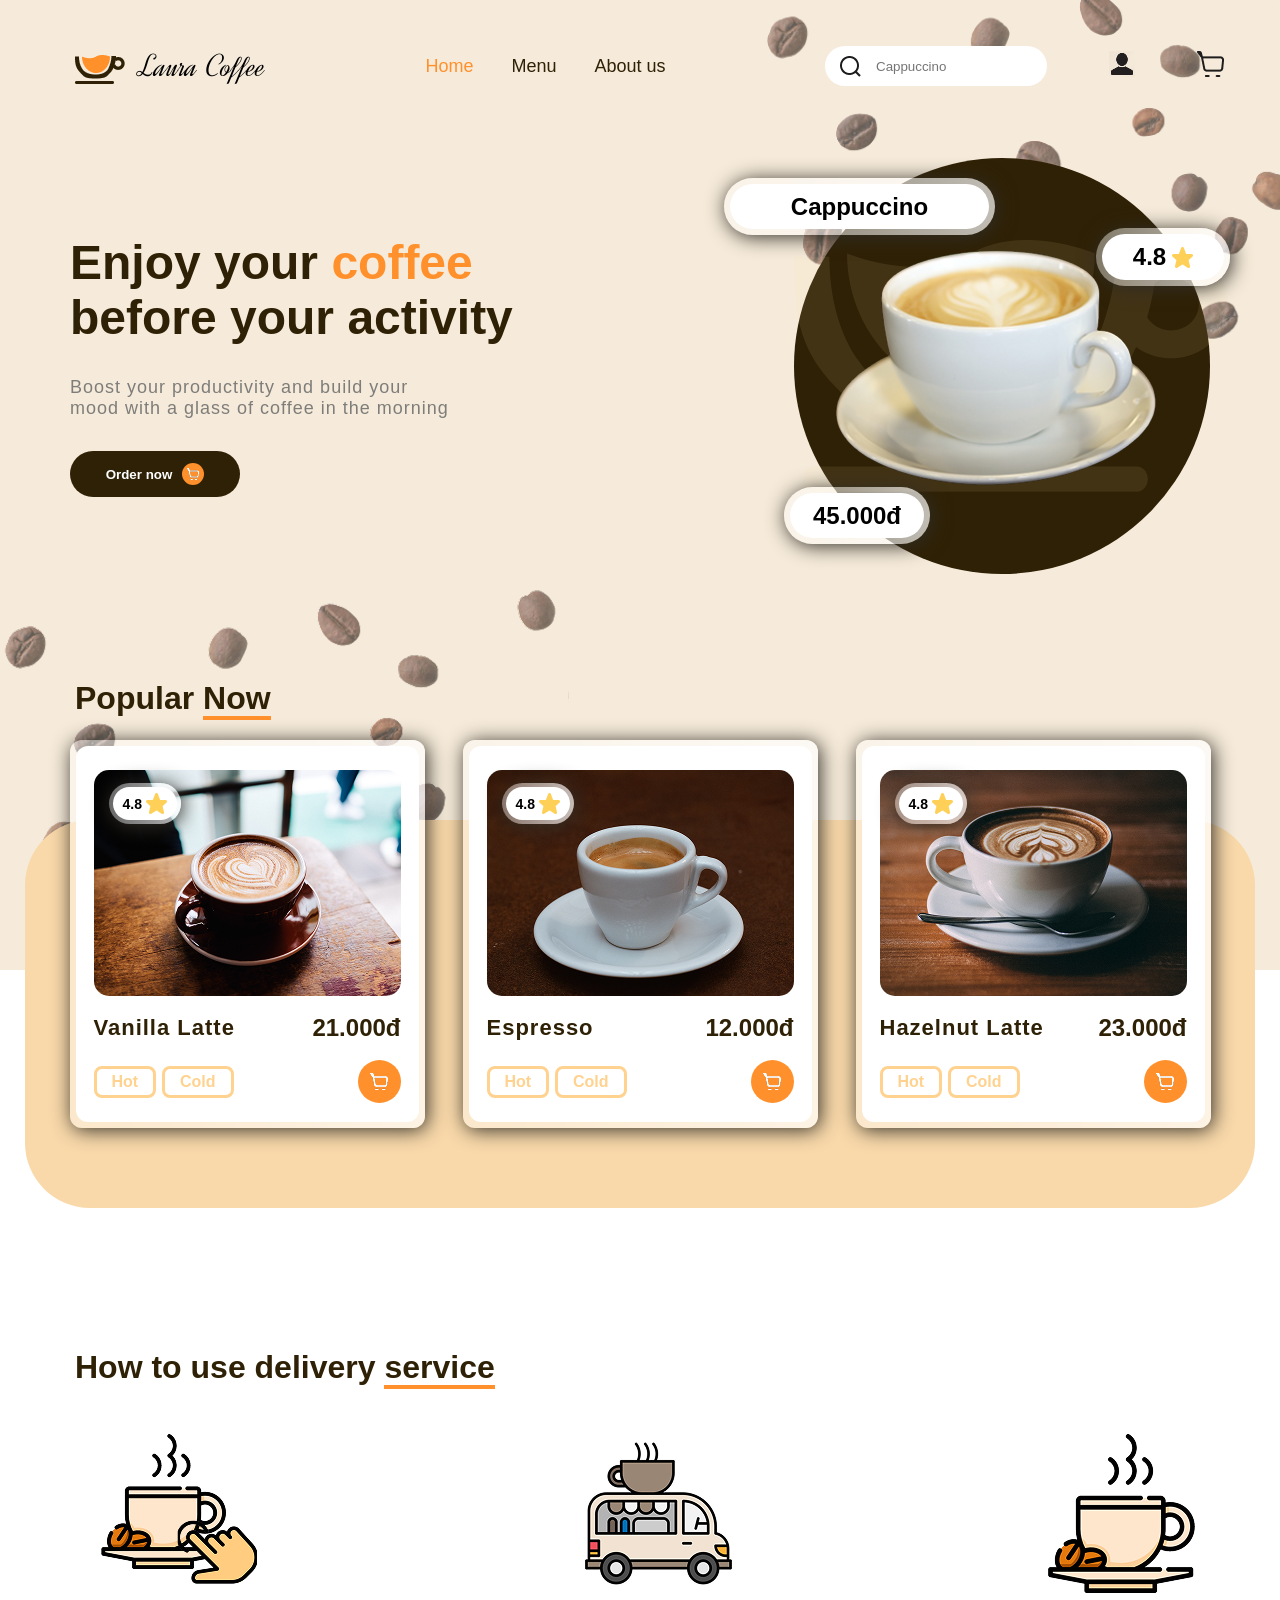
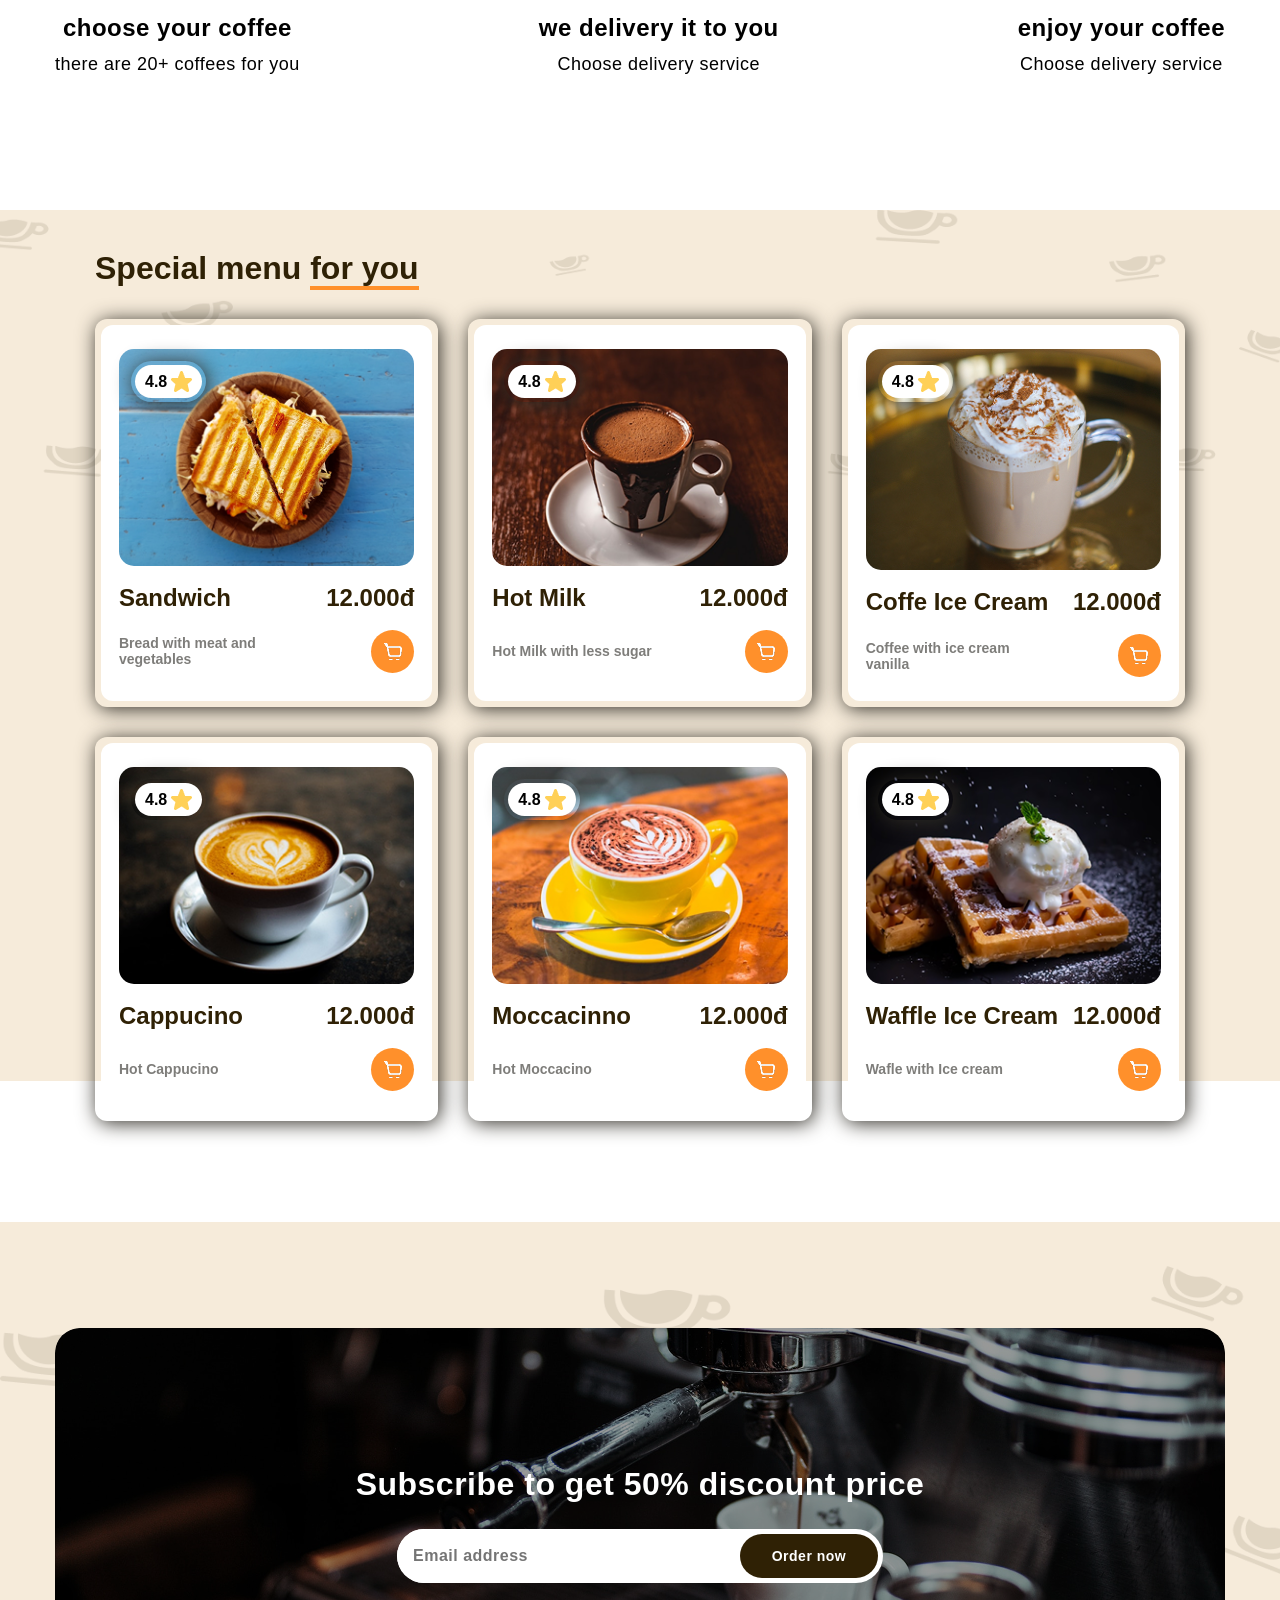
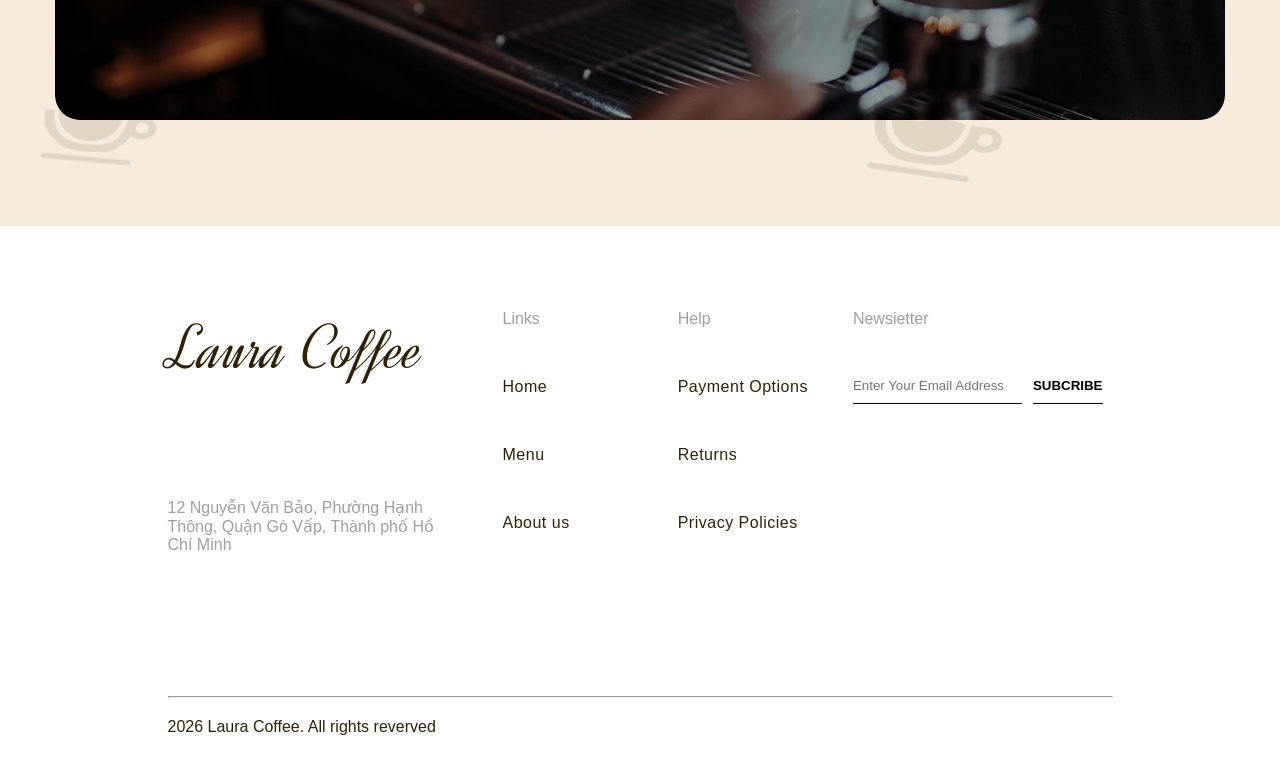
<file: index.html>
<!DOCTYPE html>
<html lang="en">
<head>
    <meta charset="UTF-8">
    <meta name="viewport" content="width=device-width, initial-scale=1.0">
    <title>Home</title>
    <link rel="preconnect" href="https://fonts.googleapis.com">
    <link rel="preconnect" href="https://fonts.gstatic.com" crossorigin>
    <link href="https://fonts.googleapis.com/css2?family=Dynalight&display=swap" rel="stylesheet">
<!--     <link rel="stylesheet" href="/assets/css/"> -->
    <link href="https://fonts.googleapis.com/css2?family=Dynalight&display=swap" rel="stylesheet">
    <link rel="stylesheet" href="./assets/css/style.css">
</head>

<body>
    <header>
        <section class="h-container1">
            <div class="h-container__band">
                <div class="h-container__band--logo">
                    <div class="logo__col1">
                        <img src="./assets/img/home/logo/1.png" alt="#" class="logo__row">
                        <img src="./assets/img/home/logo/2.png" alt="#" class="logo__row">
                        <img src="./assets/img/home/logo/3.png" alt="#" class="logo__row">
                    </div>
                    <div class="logo__col2">
                        <img src="./assets/img/home/logo/4.png" alt="#">
                    </div>
                </div>
                <div class="h-container__band--name dynalight-regular">Laura Coffee</div>
            </div>
            <div class="h-container__nav">
                <div class="h-container__nav-title poppins-regular"><a href="./index.html">Home</a></div>
                <div class="h-container__nav-title poppins-regular"><a href="./assets/pages/menu.html">Menu</a></div>
                <div class="h-container__nav-title poppins-regular"><a href="./assets/pages/about.html">About us</a></div>
            </div>
            <div class="h-container__util">
                <div class="mobile__display mobile__display--glass">
                    <img src="./assets/img/home/mag-glass.png" alt="" class="mag-glass" id="search-icon">
                </div>
                <div class="h-container__util--search" id="search-box">
                    <img src="./assets/img/home/mag-glass.png" alt="" class="mag-glass">
                    <input type="text" placeholder="Cappuccino" class="poppins-regular" id="search-input">
                    <div id="search-results" class="search-results"></div>
                </div>
                <div class="h-container__util--account" id="account-container">
                    <a href="./assets/pages/sign-in.html" id="account-link">
                        <img src="./assets/img/home/account.png" alt="" class="account" id="account-icon">
                    </a>

                    <div class="account-card" id="account-card">
                        <img src="./assets/img/home/default-avt.jpg" alt="" class="account-avt">
                        <div class="account-info">
                            <p id="account-name"></p>
                            <span id="account-email"></span>
                        </div>
                    </div>

                    <div class="account-menu" id="account-menu">
                        <a href="#" id="menu-info">Information</a>
                        <hr>
                        <a href="/assets/pages/cart.html" id="menu-cart">Cart</a>
                        <hr>
                        <button id="logout-btn">Log out</button>
                    </div>
                </div>
                <div class="h-container__util--cart" id="cart">
                    <a href="#">
                        <img src="./assets/img/home/cart.png" alt="" class="cart" id="cart-icon">
                    </a>
                </div>
                <div class="h-container__util--menu">
                    <div>
                        <img src="./assets/img/home/menu.png" alt="" class="menu">
                    </div>
                    <div class="menu__display">
                        <div class="menu__nav">
                            <div class="menu__nav--section poppins-semibold">
                                <a href="./index.html">Home</a>
                            </div>
                            <hr>
                            <div class="menu__nav--section poppins-semibold">
                                <a href="./assets/pages/menu.html">Menu</a>
                            </div>
                            <hr>
                            <div class="menu__nav--section poppins-semibold">
                                <a href="./assets/pages/about.html">About us</a>
                            </div>
                            <hr class="mobile__display">
                            <div class="menu__nav--section mobile__display poppins-semibold">
                                <a href="#">Cart</a>
                            </div>
                            <hr class="mobile__display">
                            <div class="menu__nav--section mobile__display poppins-semibold">
                                <a href="./assets/pages/sign-in.html">Sign-in</a>
                            </div>
                        </div>
                    </div>
                </div>
            </div>
        </section>
        <img src="./assets/img/home/bg_img_hero1.png" alt="" class="h-decor">
        <img src="./assets/img/home/bg_img_hero2.png" alt="" class="h-decor">
        <section class="h-container2">
            <div class="h-container__content">
                <div class="h-container__content--title poppins-semibold">
                    Enjoy your <span>coffee</span> before your activity
                </div>
                <div class="h-container__content--para poppins-regular">
                    <p>Boost your productivity and build your mood with a glass of coffee in the morning </p>
                </div>
                <div class="h-container__content--btn">
                    <a href="./assets/pages/menu.html">
                        <button class="poppins-semibold">
                            Order now
                            <div class="h-btn__icon">
                                <img src="./assets/img/home/white-cart.png" alt="">
                            </div>
                        </button>
                    </a>
                </div>
            </div>
            <div class="h-container__content">
                <img src="./assets/img/home/Exclude.png" alt="" class="h-container__content--coffee">
                <img src="./assets/img/home/cappuccino-h.png" alt="" class="h-container__content--coffee">
                <div class="h-coffee__blur">
                    <div class="h-coffee h-coffee__name poppins-semibold">Cappuccino</div>
                </div>
                <div class="h-coffee__blur">
                    <div class="h-coffee h-coffee__rate poppins-semibold">
                        4.8
                        <img src="./assets/img/home/star.png" alt="" class="rate--star">
                    </div>
                </div>
                <div class="h-coffee__blur">
                    <div class="h-coffee h-coffee__price poppins-semibold">45.000đ</div>
                </div>
            </div>
        </section>
    </header>

    <main>
        <section class="m-container">
            <div class="m-container__popular">
                <div class="m-container__popular--title poppins-semibold">Popular <span>Now</span></div>
                <div class="m-container__popular--line slider">
                    <div class="slider-track">
                        <div class="col__blur">
                            <div class="line__col">
                                <div class="line__col--row1">
                                    <img src="./assets/img/home/m-section1/vanilla-latte.png" alt="">
                                    <div class="rate__blur">
                                        <div class="row1--rate poppins-bold">
                                            4.8
                                            <img src="./assets/img/home/star.png" alt="">
                                        </div>
                                    </div>
                                </div>
                                <div class="line__col--row2">
                                    <div class="row2--name poppins-semibold">Vanilla Latte</div>
                                    <div class="row2--price poppins-bold">21.000đ</div>
                                </div>
                                <div class="line__col--row3">
                                    <div class="row3__tag">
                                        <div class="row3__tag--type poppins-semibold">Hot</div>
                                        <div class="row3__tag--type poppins-semibold">Cold</div>
                                    </div>
                                    <a href="./assets/pages/menu.html">
                                         <button class="row3__cart">
                                            <img src="./assets/img/home/big-white-cart.png" alt="" class="row3__cart--img">
                                        </button>
                                    </a>
                                </div>
                            </div>
                        </div>
                        <div class="col__blur">
                            <div class="line__col">
                                <div class="line__col--row1">
                                    <img src="./assets/img/home/m-section1/espresso.png" alt="">
                                    <div class="rate__blur">
                                        <div class="row1--rate poppins-bold">
                                            4.8
                                            <img src="./assets/img/home/star.png" alt="">
                                        </div>
                                    </div>
                                </div>
                                <div class="line__col--row2">
                                    <div class="row2--name poppins-semibold">Espresso</div>
                                    <div class="row2--price poppins-bold">12.000đ</div>
                                </div>
                                <div class="line__col--row3">
                                    <div class="row3__tag">
                                        <div class="row3__tag--type poppins-semibold">Hot</div>
                                        <div class="row3__tag--type poppins-semibold">Cold</div>
                                    </div>
                                    <a href="./assets/pages/menu.html">
                                        <button class="row3__cart">
                                            <img src="./assets/img/home/big-white-cart.png" alt="" class="row3__cart--img">
                                        </button>
                                    </a>
                                    
                                </div>
                            </div>
                        </div>
                        <div class="col__blur">
                            <div class="line__col">
                                <div class="line__col--row1">
                                    <img src="./assets/img/home/m-section1/hazelnut-latte.png" alt="">
                                    <div class="rate__blur">
                                        <div class="row1--rate poppins-bold">
                                            4.8
                                            <img src="./assets/img/home/star.png" alt="">
                                        </div>
                                    </div>
                                </div>
                                <div class="line__col--row2">
                                    <div class="row2--name poppins-semibold">Hazelnut Latte</div>
                                    <div class="row2--price poppins-bold">23.000đ</div>
                                </div>
                                <div class="line__col--row3">
                                    <div class="row3__tag">
                                        <div class="row3__tag--type poppins-semibold">Hot</div>
                                        <div class="row3__tag--type poppins-semibold">Cold</div>
                                    </div>
                                    <a href="./assets/pages/menu.html">
                                        <button class="row3__cart">
                                            <img src="./assets/img/home/big-white-cart.png" alt="" class="row3__cart--img">
                                        </button>
                                    </a>
                                    
                                </div>
                            </div>
                        </div>
                    </div>
                </div>
                <button class="prev mobile__display">❮</button>
                <button class="next mobile__display">❯</button>
            </div>
        </section>
        <section class="m-container">
            <div class="m-container__delivery">
                <div class="m-container__delivery--title poppins-semibold">How to use delivery <span>service</span></div>
                <div class="m-container__delivery--process">
                    <div class="process__box">
                        <div class="process__box--img">
                            <img src="./assets/img/home/m-section2/cup-coffee.png" alt="">
                        </div>
                        <div class="process__container">
                            <div class="process__box--content poppins-semibold">
                                choose your coffee
                            </div>
                            <div class="process__box--param poppins-regular">
                                there are 20+ coffees for you
                            </div>
                        </div>
                    </div>
                    <div class="process__box">
                        <div class="process__box--img">
                            <img src="./assets/img/home/m-section2/food-truck.png" alt="">
                        </div>
                        <div class="process__container">
                            <div class="process__box--content poppins-semibold">
                                we delivery it to you
                            </div>
                            <div class="process__box--param poppins-regular">
                                Choose delivery service
                            </div>
                        </div>
                    </div>
                    <div class="process__box">
                        <div class="process__box--img">
                            <img src="./assets/img/home/m-section2/coffee-cup-2.png" alt="">
                        </div>
                        <div class="process__container">
                            <div class="process__box--content poppins-semibold">
                                enjoy your coffee
                            </div>
                            <div class="process__box--param poppins-regular">
                                Choose delivery service
                            </div>
                        </div>
                    </div>
                </div>
            </div>
        </section>
        <section class="m-container">
            <div class="m-container__special">
                <img src="./assets/img/home/m-section3/Exclude.png" alt="">
                <div class="special__container">
                    <div class="m-container__special--title poppins-semibold">Special menu <span>for you</span></div>
                    <div class="slider m-container__special--rcm">
                        <div class="slide special__blur">
                            <div class="special__box">
                                <div class="special__row1">
                                    <img src="./assets/img/home/m-section3/sandwich.png" alt="">
                                    <div class="special__blur--rate">
                                        <div class="special--rate poppins-bold">
                                            4.8
                                            <img src="./assets/img/home/star.png" alt="">
                                        </div>
                                    </div>
                                </div>
                                <div class="special__row2">
                                    <div class="special--name poppins-semibold">Sandwich</div>
                                    <div class="special--price poppins-bold">12.000đ</div>
                                </div>
                                <div class="special__row3">
                                    <div class="special--desc poppins-semibold">Bread with meat and vegetables</div>
                                    <a href="./assets/pages/menu.html">
                                        <div class="special--cart">
                                            <img src="./assets/img/home/big-white-cart.png" alt="">
                                        </div>
                                    </a>
                                </div>
                            </div>
                        </div>
                        <div class="slide special__blur">
                            <div class="special__box">
                                <div class="special__row1">
                                    <img src="./assets/img/home/m-section3/hot-milk.png" alt="">
                                    <div class="special__blur--rate">
                                        <div class="special--rate poppins-bold">
                                            4.8
                                            <img src="./assets/img/home/star.png" alt="">
                                        </div>
                                    </div>
                                </div>
                                <div class="special__row2">
                                    <div class="special--name poppins-semibold">Hot Milk</div>
                                    <div class="special--price poppins-bold">12.000đ</div>
                                </div>
                                <div class="special__row3">
                                    <div class="special--desc poppins-semibold">Hot Milk with less sugar</div>
                                    <a href="./assets/pages/menu.html">
                                        <div class="special--cart">
                                            <img src="./assets/img/home/big-white-cart.png" alt="">
                                        </div>
                                    </a>
                                </div>
                            </div>
                        </div>
                        <div class="slide special__blur">
                            <div class="special__box">
                                <div class="special__row1">
                                    <img src="./assets/img/home/m-section3/coffee-ice-cream.png" alt="">
                                    <div class="special__blur--rate">
                                        <div class="special--rate poppins-bold">
                                            4.8
                                            <img src="./assets/img/home/star.png" alt="">
                                        </div>
                                    </div>
                                </div>
                                <div class="special__row2">
                                    <div class="special--name poppins-semibold">Coffe Ice Cream</div>
                                    <div class="special--price poppins-bold">12.000đ</div>
                                </div>
                                <div class="special__row3">
                                    <div class="special--desc poppins-semibold">Coffee with ice cream vanilla</div>
                                    <a href="./assets/pages/menu.html">
                                        <div class="special--cart">
                                            <img src="./assets/img/home/big-white-cart.png" alt="">
                                        </div>
                                    </a>
                                </div>
                            </div>
                        </div>
                        <div class="slide special__blur">
                            <div class="special__box">
                                <div class="special__row1">
                                    <img src="./assets/img/home/m-section3/cappuccino.png" alt="">
                                    <div class="special__blur--rate">
                                        <div class="special--rate poppins-bold">
                                            4.8
                                            <img src="./assets/img/home/star.png" alt="">
                                        </div>
                                    </div>
                                </div>
                                <div class="special__row2">
                                    <div class="special--name poppins-semibold">Cappucino</div>
                                    <div class="special--price poppins-bold">12.000đ</div>
                                </div>
                                <div class="special__row3">
                                    <div class="special--desc poppins-semibold">Hot Cappucino</div>
                                    <a href="./assets/pages/menu.html">
                                        <div class="special--cart">
                                            <img src="./assets/img/home/big-white-cart.png" alt="">
                                        </div>
                                    </a>
                                </div>
                            </div>
                        </div>
                        <div class="slide special__blur">
                            <div class="special__box">
                                <div class="special__row1">
                                    <img src="./assets/img/home/m-section3/moccaccino.png" alt="">
                                    <div class="special__blur--rate">
                                        <div class="special--rate poppins-bold">
                                            4.8
                                            <img src="./assets/img/home/star.png" alt="">
                                        </div>
                                    </div>
                                </div>
                                <div class="special__row2">
                                    <div class="special--name poppins-semibold">Moccacinno</div>
                                    <div class="special--price poppins-bold">12.000đ</div>
                                </div>
                                <div class="special__row3">
                                    <div class="special--desc poppins-semibold">Hot Moccacino</div>
                                    <a href="./assets/pages/menu.html">
                                        <div class="special--cart">
                                            <img src="./assets/img/home/big-white-cart.png" alt="">
                                        </div>
                                    </a>
                                </div>
                            </div>
                        </div>
                        <div class="slide special__blur">
                            <div class="special__box">
                                <div class="special__row1">
                                    <img src="./assets/img/home/m-section3/waffle-ice-cream.png" alt="">
                                    <div class="special__blur--rate">
                                        <div class="special--rate poppins-bold">
                                            4.8
                                            <img src="./assets/img/home/star.png" alt="">
                                        </div>
                                    </div>
                                </div>
                                <div class="special__row2">
                                    <div class="special--name poppins-semibold">Waffle Ice Cream</div>
                                    <div class="special--price poppins-bold">12.000đ</div>
                                </div>
                                <div class="special__row3">
                                    <div class="special--desc poppins-semibold">Wafle with Ice cream</div>
                                    <a href="./assets/pages/menu.html">
                                        <div class="special--cart">
                                            <img src="./assets/img/home/big-white-cart.png" alt="">
                                        </div>
                                    </a>
                                </div>
                            </div>
                        </div>
                    </div>
                </div>
            </div>
        </section>
        <section class="m-container">
            <div class="m-container__discount">
                <img src="./assets/img/home/m-section4/Exclude.png" alt="">
                <div class="discount__box">
                    <div class="discount__box--content poppins-semibold">
                        Subscribe to get 50% discount price
                    </div>
                    <div class="discount__box--input">
                        <input type="text" class="poppins-semibold" placeholder="Email address">
                        <input type="button" value="Order now" class="poppins-semibold">
                    </div>
                </div>
            </div>
        </section>
    </main>
    <footer>
        <div class="f-container">
            <div class="f-container-ch">
                <section class="f-container__section">
                    <div class="f-section__box">
                        <div class="f-section__box--band dynalight-regular">Laura Coffee</div>
                        <div class="f-section__box--address poppins-regular">
                            12 Nguyễn Văn Bảo, Phường Hạnh Thông, Quận Gò Vấp, Thành phố Hồ Chí Minh
                        </div>
                    </div>
                    <div class="f-section__box">
                        <div class="f-section__col">
                            <div class="f-section__box--content poppins-medium">Links</div>
                            <div class="f-section__box--nav">
                                <a href="index.html" class="poppins-medium">Home</a>
                            </div>
                            <div class="f-section__box--nav">
                                <a href="./assets/pages/menu.html" class="poppins-medium">Menu</a>
                            </div>
                            <div class="f-section__box--nav">
                                <a href="./assets/pages/about.html" class="poppins-medium">About us</a>
                            </div>
                        </div>
                        <div class="f-section__col">
                            <div class="f-section__box--content poppins-medium">Help</div>
                            <div class="f-section__box--nav">
                                <a href="#" class="poppins-medium">Payment Options</a>
                            </div>
                            <div class="f-section__box--nav">
                                <a href="#" class="poppins-medium">Returns</a>
                            </div>
                            <div class="f-section__box--nav">
                                <a href="#" class="poppins-medium">Privacy Policies</a>
                            </div>       
                        </div>
                        <div class="f-section__col">
                            <div class="f-section__box--content poppins-medium">Newsietter</div>
                            <div class="f-section__box--input">
                                <input class="poppins-regular" type="text" placeholder="Enter Your Email Address">
                                <input class="poppins-semibold" type="button" value="SUBCRIBE">
                            </div>
                        </div>                 
                    </div>
                </section>
                <hr>
                <section class="f-container__section poppins-regular">
                    2026 Laura Coffee. All rights reverved
                </section>
            </div>
        </div>
    </footer>    
</body>

<script src="./assets/js/cart-header.js"></script>
<script src="./assets/js/search.js"></script>
<script src="./assets/js/main.js"></script>
<script src="./assets/js/account.js"></script>

</html>
</file>
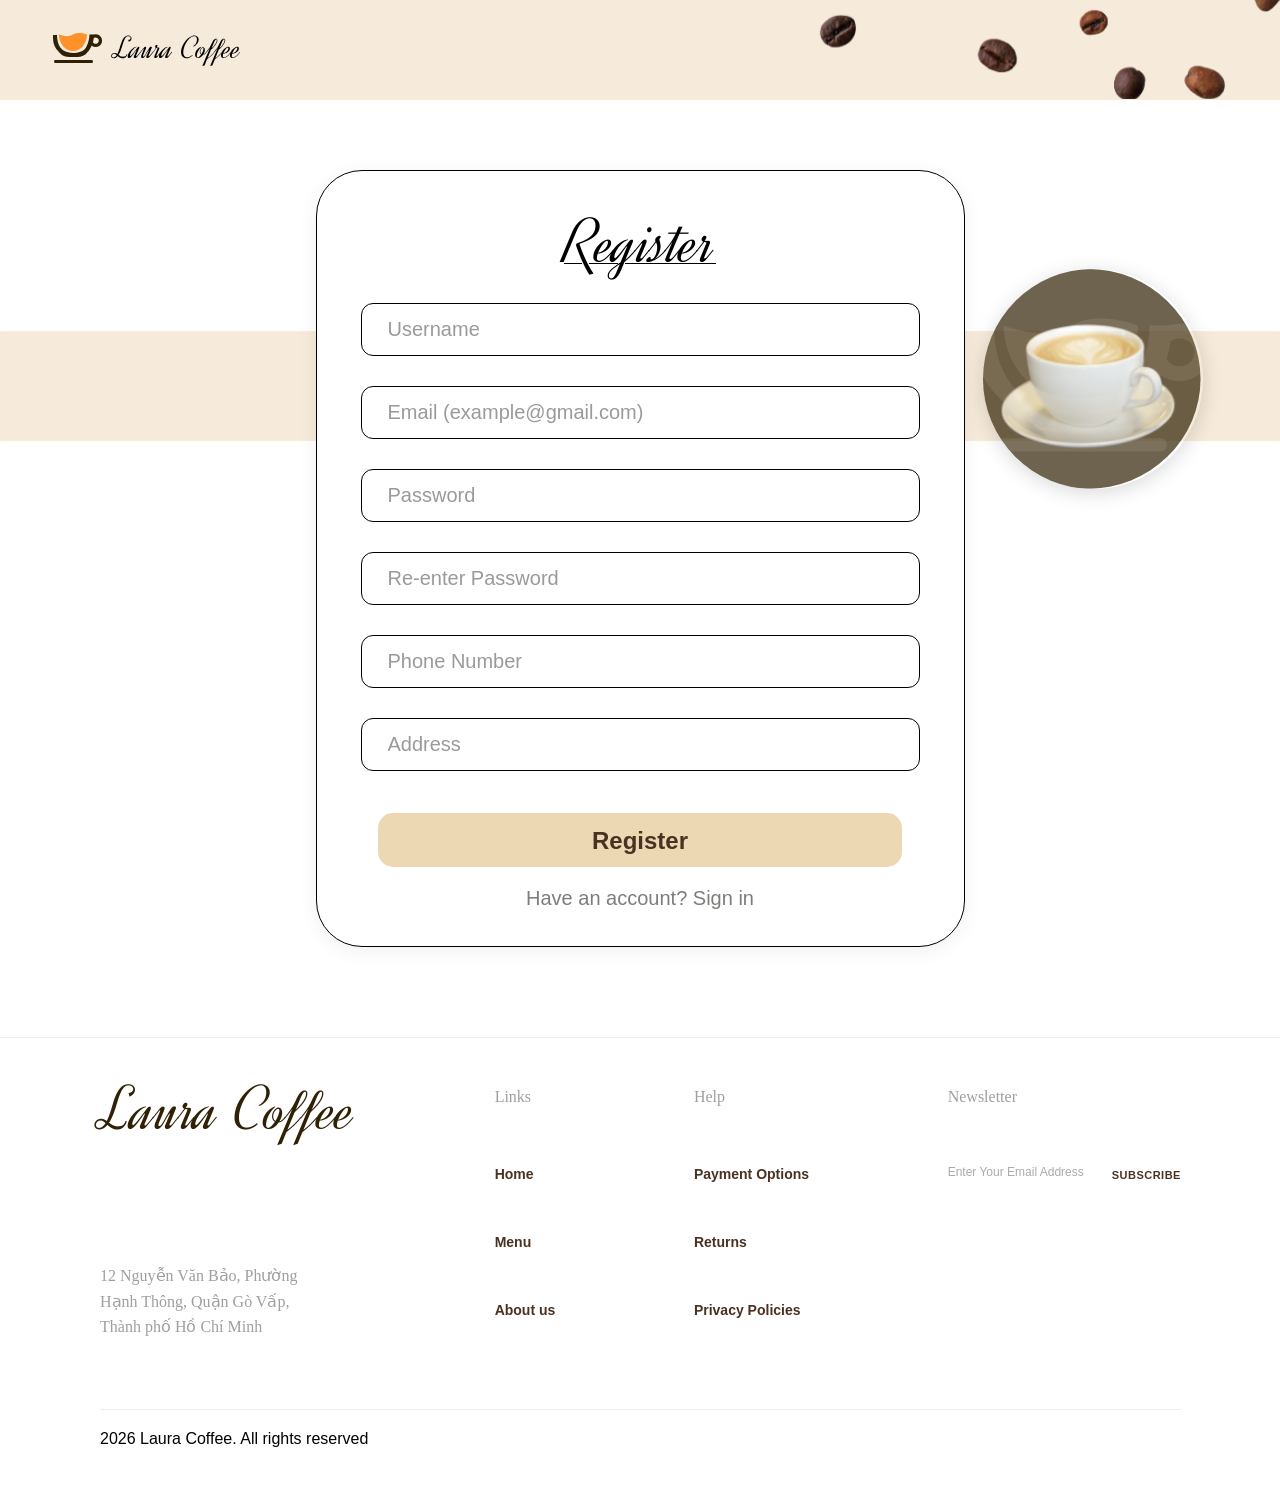
<file: register.html>
<!DOCTYPE html>
<html lang="vi">
<head>
<meta charset="UTF-8">
<meta name="viewport" content="width=device-width, initial-scale=1.0">
<title>Laura Coffee-Register</title>
<link rel="preconnect" href="https://fonts.googleapis.com">
<link href="https://fonts.googleapis.com/css2?family=Dynalight&display=swap" rel="stylesheet">
<link href="https://fonts.googleapis.com/css2?family=Dynalight&display=swap" rel="stylesheet">
<link rel="stylesheet" href="./assets/css/register.css">
</head>
<body>
 
  <!-- HEADER -->
  <header class="header">
    <div class="logo">
      <img src="assets/img-register/logo_coffe.svg" alt="Laura Coffee logo">
    </div>
    <div class="beans">
     <img class="bean bean1" src="assets/img-sign-in/bg_img_hero.svg" alt="">
    </div>
  </header>

    <!-- Register -->
  <section class="register-wrap">
    <div class="wave-bg"></div>
    <!-- <img class="coffee-icon" src="assets/img-sign-in/bg-hero-ok.png" alt="Laura Coffee logo">
    <img class="coffee-icon2" src="assets/img-sign-in/bg-hero-ok.png" alt="Laura Coffee logo">
    <img class="coffee-icon3" src="assets/img-sign-in/bg-hero-ok.png" alt="Laura Coffee logo">
    <img class="coffee-icon4" src="assets/img-sign-in/bg-hero-ok.png" alt="Laura Coffee logo"> -->
    <div class="cup-photo">
      <img src="assets/img-sign-in/img-hero.svg" alt="Coffee cup">
    </div>


    <div class="register-card">
      <h1>Register</h1>
      <form>
        <input class="container" type="text" placeholder="Username" required>
        <input class="container" type="email" placeholder="Email (example@gmail.com)" required>
        <input class="container" type="password" placeholder="Password" required>
        <input class="container" type="password" placeholder="Re-enter Password" required>
        <input class="container" type="tel" placeholder="Phone Number" required>
        <input class="container" type="text" placeholder="Address" required>
        <button class="container-register" type="submit">Register</button>
      </form>
      <a href="sign-in.html" class="have-account">Have an account? Sign in</a>
    </div>
  </section>
   <!--  -->
  <!-- FOOTER -->
  <footer class="footer">
    <div class="footer-grid">
      <div class="footer-brand">
        <h2>Laura Coffee</h2>
        <p>12 Nguyễn Văn Bảo, Phường Hạnh Thông, Quận Gò Vấp, Thành phố Hồ Chí Minh</p>
      </div>
 
      <div class="footer-signin">
        <h3>Links</h3>
        <ul>
          <li><a href="#">Home</a></li>
          <li><a href="#">Menu</a></li>
          <li><a href="#">About us</a></li>
        </ul>
      </div>
 
      <div class="footer-signin">
        <h3>Help</h3>
        <ul>
          <li><a href="#">Payment Options</a></li>
          <li><a href="#">Returns</a></li>
          <li><a href="#">Privacy Policies</a></li>
        </ul>
      </div>
 
      <div class="footer-signin">
        <h3>Newsletter</h3>
        <div class="newsletter-input">
          <input type="email" placeholder="Enter Your Email Address">
          <button type="button">SUBSCRIBE</button>
        </div>
      </div>
    </div>
 
    <div class="footer-bottom">2026 Laura Coffee. All rights reserved</div>
  </footer>
 
 
</body>
</html>
</file>
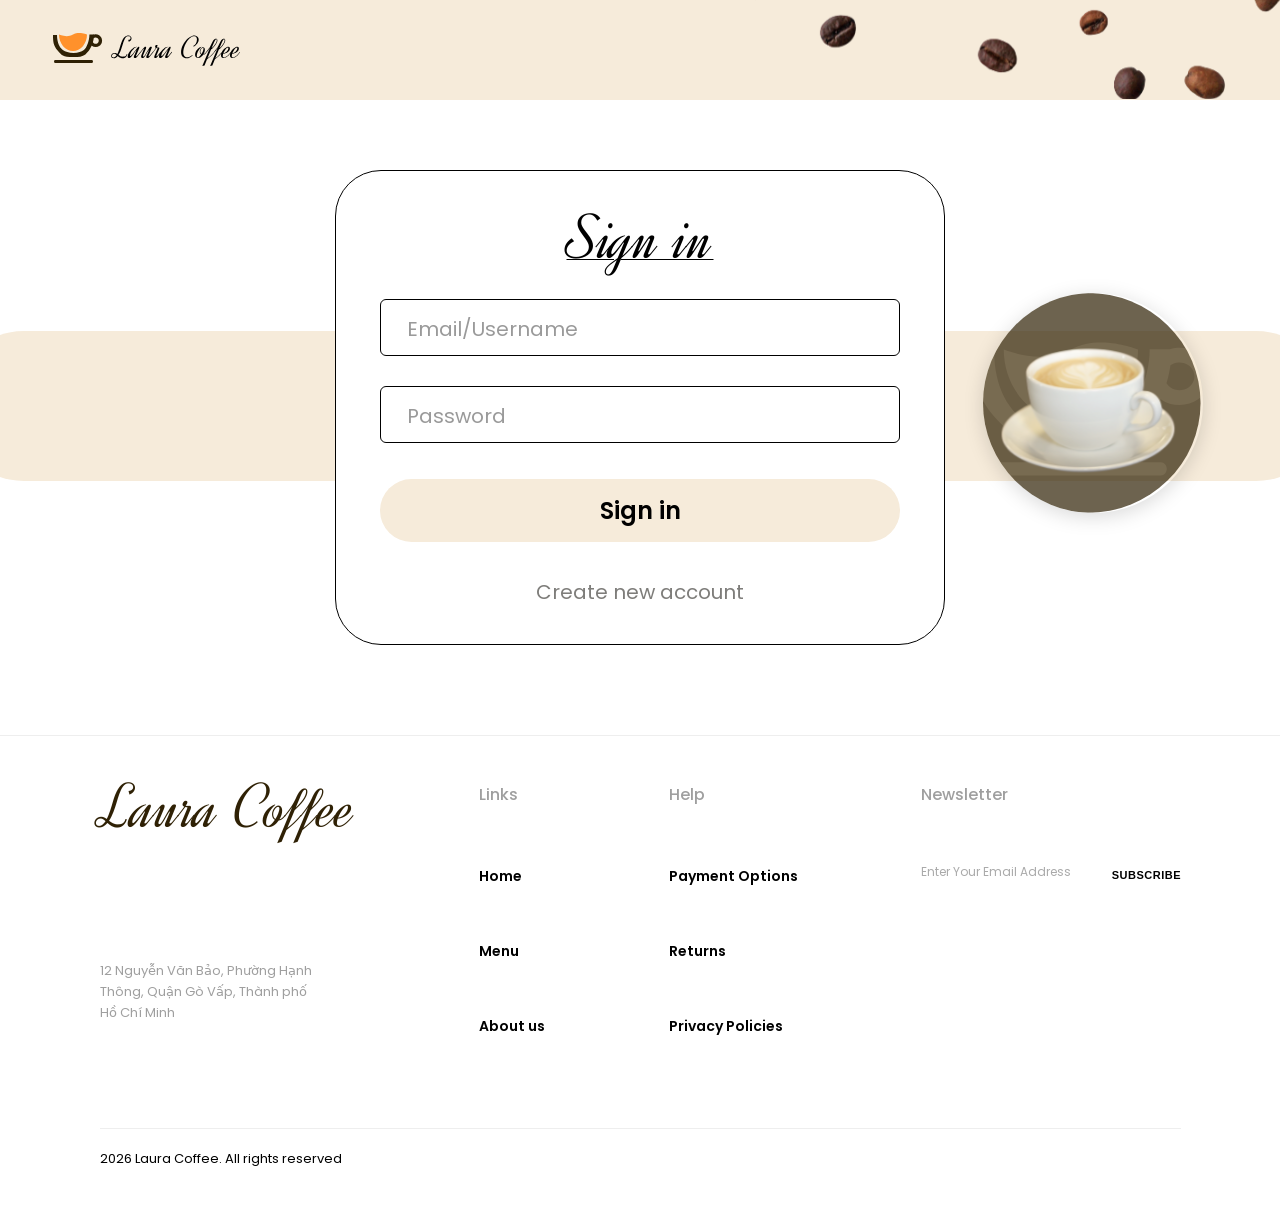
<file: sign-in.html>
<!DOCTYPE html>
<html lang="vi">
<head>
<meta charset="UTF-8">
<meta name="viewport" content="width=device-width, initial-scale=1.0">
<title>Laura Coffee-Sign in</title>
<link rel="preconnect" href="https://fonts.googleapis.com">
<link href="https://fonts.googleapis.com/css2?family=Dancing+Script:wght@600;700&family=Poppins:wght@400;500;600;700&display=swap" rel="stylesheet">
<link href="https://fonts.googleapis.com/css2?family=Dynalight&display=swap" rel="stylesheet">
<link rel="stylesheet" href="assets/css/sign-in.css">
</head>
<body>
 
  <!-- HEADER -->
  <header class="header">
    <div class="logo">
      <img src="assets/img-sign-in/logo_coffe.svg" alt="Laura Coffee logo">
      </div>
    <div class="coffee beans">
      <img class="bean bean1" src="assets/img-sign-in/bg_img_hero.svg" alt="">
    </div>
  </header>
 
  <!-- SIGN IN -->
  <section class="signin-wrap">
    <div class="wave-bg"></div>
    <!-- <img class="coffee-icon" src="assets/img-sign-in/bg-hero-ok.png" alt="Laura Coffee logo">
    <img class="coffee-icon2" src="assets/img-sign-in/bg-hero-ok.png" alt="Laura Coffee logo">
    <img class="coffee-icon3" src="assets/img-sign-in/bg-hero-ok.png" alt="Laura Coffee logo">
    <img class="coffe-icon4" src="assets/img-sign-in/bg-hero-ok.png" alt="Laura Coffee logo"> -->
    <div class="cup-photo">
      <img src="assets/img-sign-in/img-hero.svg" alt="Coffee cup">
    </div>
 
    <div class="signin-card">
      <h1>Sign in</h1>
      <form>
        <input class="container" type="text" placeholder="Email/Username" required>
        <input class="container" type="password" placeholder="Password" required>
        <button class="container-signin" type="submit">Sign in</button>
      </form>
      <a href="register.html" class="create-account">Create new account</a>
    </div>
  </section>
 
  <!-- FOOTER -->
  <footer class="footer">
    <div class="footer-grid">
      <div class="footer-brand">
        <h2>Laura Coffee</h2>
        <p>12 Nguyễn Văn Bảo, Phường Hạnh Thông, Quận Gò Vấp, Thành phố Hồ Chí Minh</p>
      </div>
 
      <div class="footer-signin">
        <h3>Links</h3>
        <ul>
          <li><a href="#">Home</a></li>
          <li><a href="#">Menu</a></li>
          <li><a href="#">About us</a></li>
        </ul>
      </div>
 
      <div class="footer-signin">
        <h3>Help</h3>
        <ul>
          <li><a href="#">Payment Options</a></li>
          <li><a href="#">Returns</a></li>
          <li><a href="#">Privacy Policies</a></li>
        </ul>
      </div>
 
      <div class="footer-signin">
        <h3>Newsletter</h3>
        <div class="newsletter-input">
          <input type="email" placeholder="Enter Your Email Address">
          <button type="button">SUBSCRIBE</button>
        </div>
      </div>
    </div>
 
    <div class="footer-bottom">2026 Laura Coffee. All rights reserved</div>
  </footer>
 
</body>
</html>
</file>
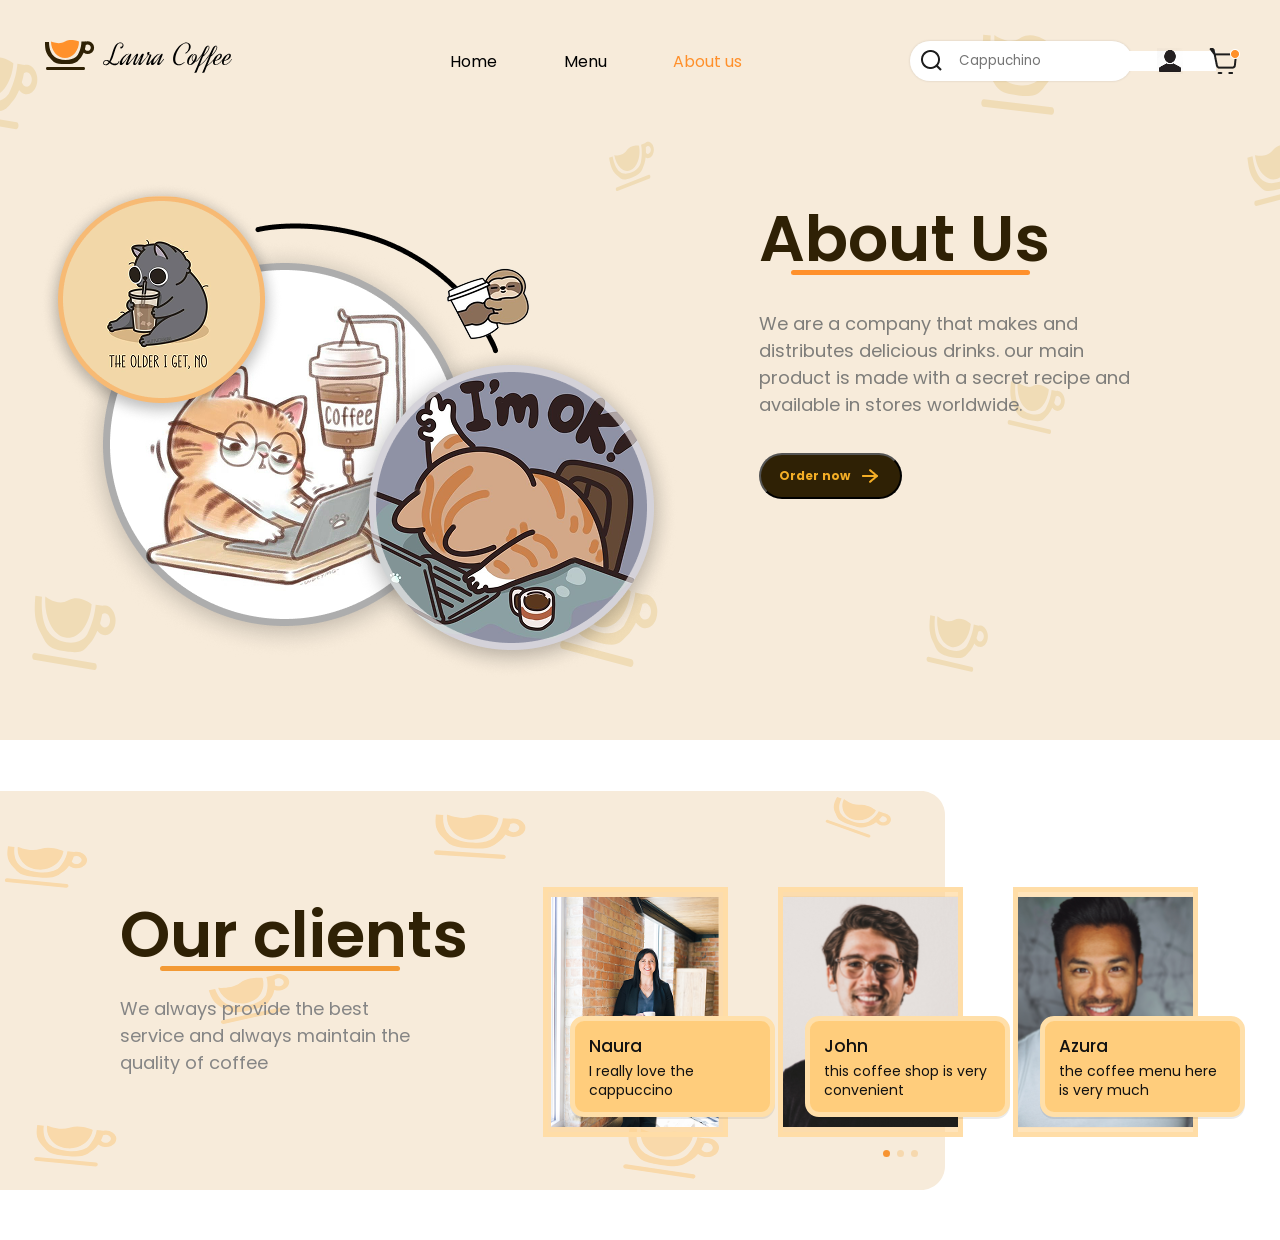
<file: pages/about.html>
<!DOCTYPE html>
<html lang="en">

<head>
    <meta charset="UTF-8">
    <meta name="viewport" content="width=device-width, initial-scale=1.0">
    <link rel="preconnect" href="https://fonts.googleapis.com">
    <link rel="preconnect" href="https://fonts.gstatic.com" crossorigin>
    <link
        href="https://fonts.googleapis.com/css2?family=Poppins:ital,wght@0,100;0,200;0,300;0,400;0,500;0,600;0,700;0,800;0,900;1,100;1,200;1,300;1,400;1,500;1,600;1,700;1,800;1,900&display=swap"
        rel="stylesheet">
    <link rel="stylesheet" href="/assets/css/menu.css">
    <link rel="stylesheet" href="/assets/css/about.css">
    <title>About Us</title>
</head>

<body>
    <header class="about">
        <div class="banner">
            <div class="header">
                <div class="logo">
                    <img src="/assets/img/logo_coffe.svg" alt="">
                </div>
                <div class="nav">
                    <a>Home</a>
                    <a href="menu.html">Menu</a>
                    <a class="active">About us</a>
                </div>
                <div class="action">
                    <div class="search">
                        <img src="/assets/img/akar-icons_search.png" alt="">
                        <input type="text" placeholder="Cappuchino">
                    </div>
                    <div class="user">
                        <img src="/assets/img/image 2.png" alt="">
                    </div>
                    <div class="cart">
                        <img src="/assets/img/icons_cart.png" alt="">
                    </div>
                </div>
            </div>
            <div class="wrapper">
                <div class="img-banner">
                    <img src="/assets/img/about/banner/aboutUsImg.png" alt="">
                </div>
                <div class="introduction">
                    <div class="title">
                        About Us
                        <div class="line"></div>
                    </div>
                    <div class="description">
                        We are a company that makes and distributes delicious drinks. our main product is made with a
                        secret recipe and available in stores worldwide.
                    </div>
                    <button class="btn-order" id="btnOrder">
                        Order now
                        <img src="/assets/img/about/banner/arrow.png" alt="">
                    </button>
                </div>
            </div>
        </div>
    </header>
    <main>
        <!-- <div class="section2-ourClient">
            <div class="back"></div>
            <div class="front">
                <div class="infor">
                    <div class="title">
                        Our Clients
                        <div class="line"></div>
                    </div>
                    <div class="descript">
                        We always provide the best service and always maintain the quality of coffee
                    </div>
                </div>
                <div class="clients">
                    <div class="item">

                    </div>
                </div>
            </div>
        </div> -->
        <section class="clients">
            <div class="clients-bg">
                <img src="/assets/img/about/section2/bg-image.svg" alt="">
            </div>
            <div class="clients-content">
                <div class="clients-intro">
                    <h2>Our clients</h2>
                    <div class="title-line"></div>

                    <p>
                        We always provide the best<br>
                        service and always maintain the<br>
                        quality of coffee
                    </p>
                </div>
                <div class="clients-list">
                    <div class="client-card">
                        <img src="/assets/img/about/section2/clients1.png" alt="Naura">
                        <div class="client-info">
                            <h3>Naura</h3>
                            <p>
                                I really love the cappuccino
                            </p>
                        </div>
                    </div>
                    <div class="client-card">
                        <img src="/assets/img/about/section2/clients3.svg" alt="John">

                        <div class="client-info">
                            <h3>John</h3>
                            <p>
                                this coffee shop is very
                                convenient
                            </p>
                        </div>
                    </div>
                    <div class="client-card">
                        <img src="/assets/img/about/section2/clients2.svg" alt="Azura">
                        <div class="client-info">
                            <h3>Azura</h3>
                            <p>
                                the coffee menu here is
                                very much
                            </p>
                        </div>
                    </div>

                </div>
                <div class="slider-dots">
                    <span class="active"></span>
                    <span></span>
                    <span></span>
                </div>

            </div>
        </section>
    </main>
</body>

</html>
</file>
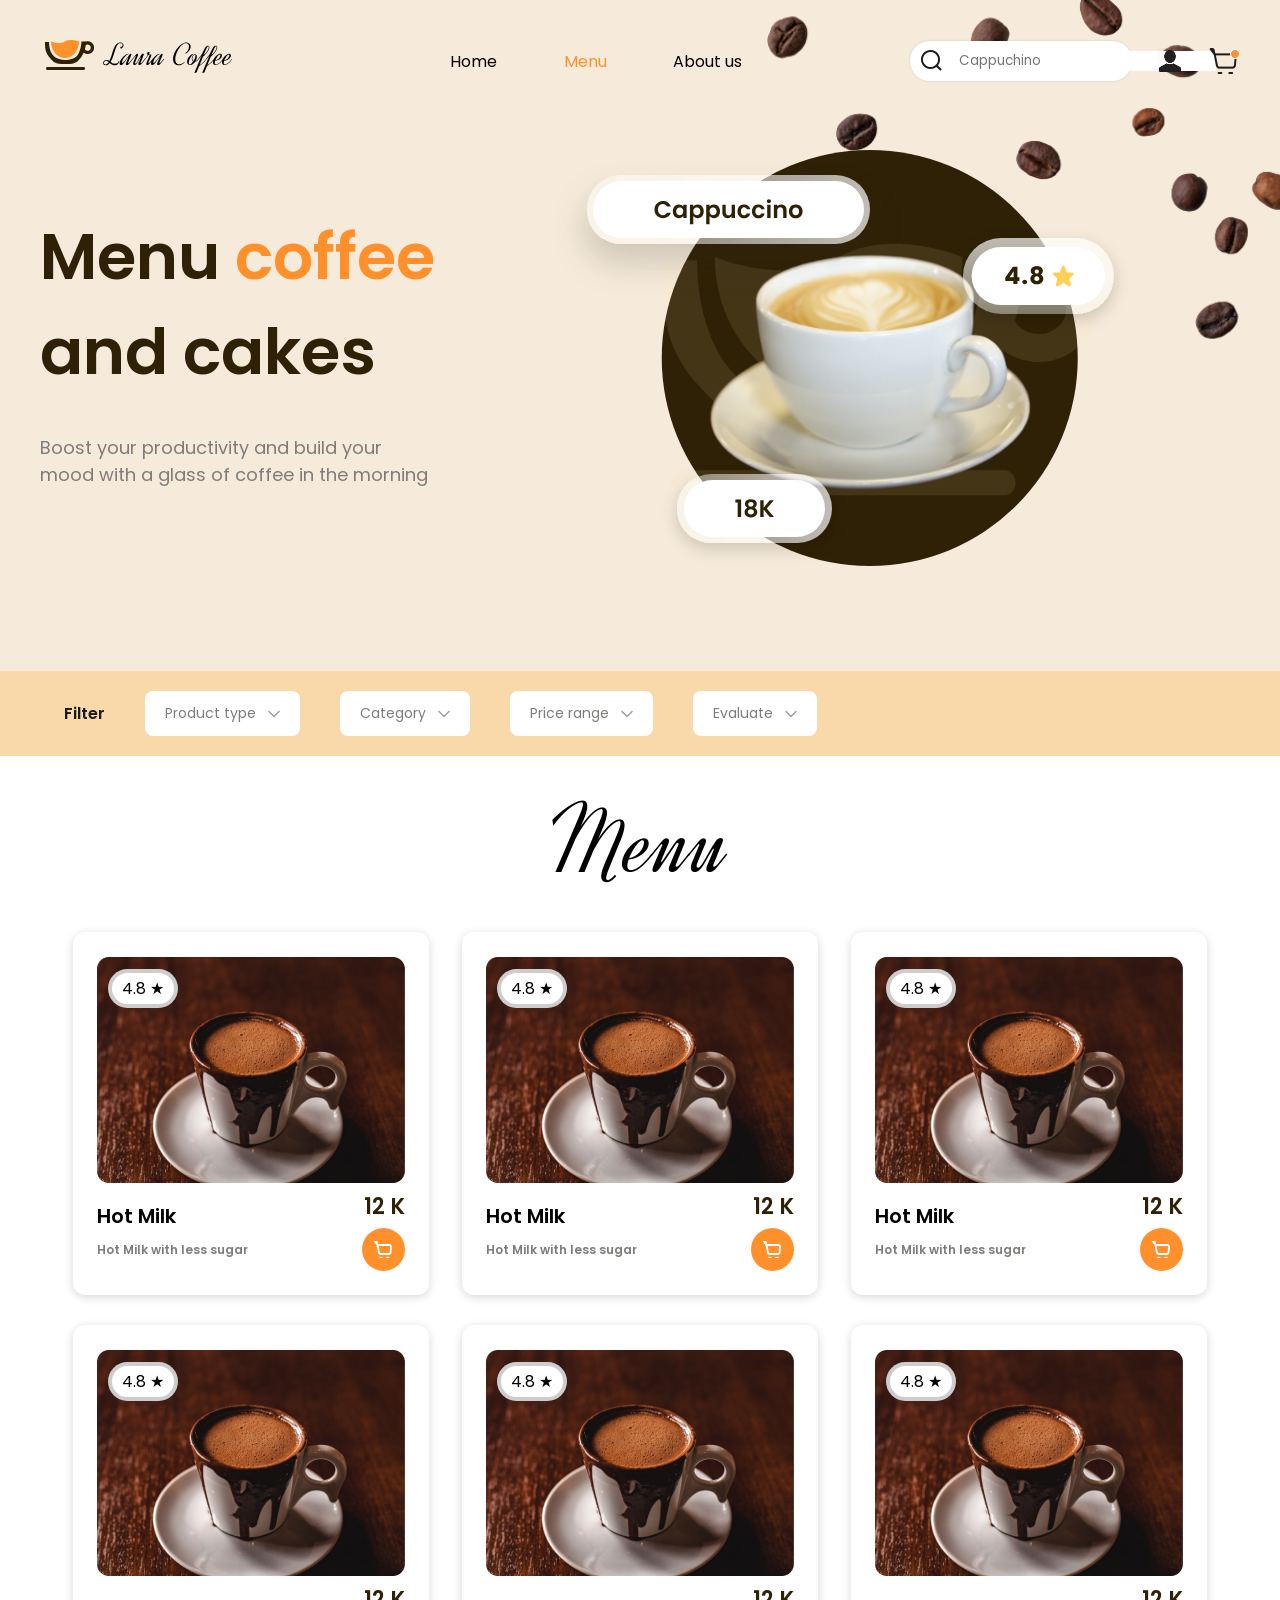
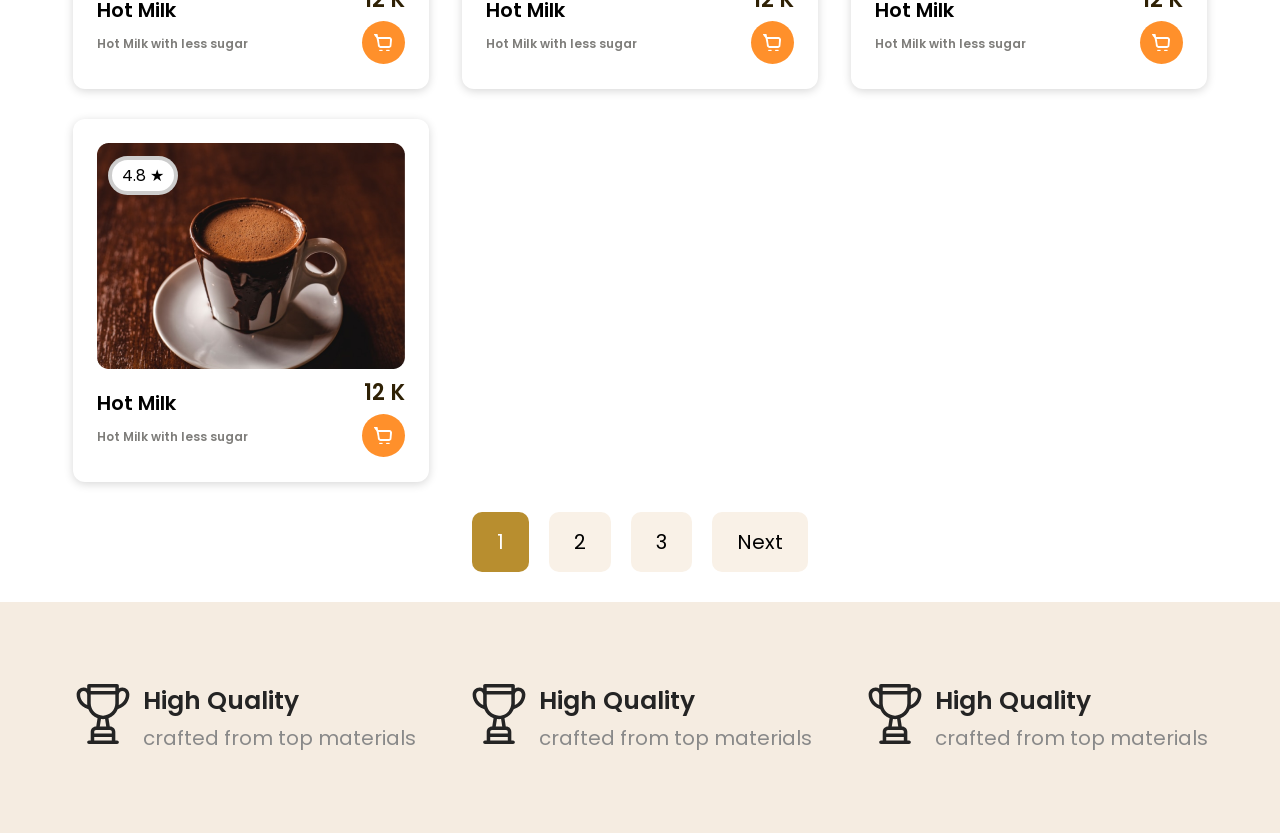
<file: pages/menu.html>
<!DOCTYPE html>
<html lang="en">
<head>
    <meta charset="UTF-8">
    <meta name="viewport" content="width=device-width, initial-scale=1.0">
    <link rel="stylesheet" href="/assets/css/menu.css">
    <link rel="preconnect" href="https://fonts.googleapis.com">
    <link rel="preconnect" href="https://fonts.gstatic.com" crossorigin>
    <link href="https://fonts.googleapis.com/css2?family=Atkinson+Hyperlegible:ital,wght@0,400;0,700;1,400;1,700&family=Baloo+Thambi+2:wght@400..800&family=Diplomata&family=Dynalight&family=Inter:ital,opsz,wght@0,14..32,100..900;1,14..32,100..900&family=Itim&family=Kablammo&family=Michroma&family=Montserrat:ital,wght@0,100..900;1,100..900&family=Mulish:ital,wght@0,200..1000;1,200..1000&family=Nunito+Sans:ital,opsz,wght@0,6..12,200..1000;1,6..12,200..1000&family=Open+Sans:ital,wght@0,300..800;1,300..800&family=Oswald:wght@200..700&family=Outfit:wght@100..900&family=Poppins:ital,wght@0,100;0,200;0,300;0,400;0,500;0,600;0,700;0,800;0,900;1,100;1,200;1,300;1,400;1,500;1,600;1,700;1,800;1,900&family=WindSong:wght@400;500&display=swap" rel="stylesheet">
    <link href="https://fonts.googleapis.com/css2?family=Atkinson+Hyperlegible:ital,wght@0,400;0,700;1,400;1,700&family=Baloo+Thambi+2:wght@400..800&family=Diplomata&family=Inter:ital,opsz,wght@0,14..32,100..900;1,14..32,100..900&family=Itim&family=Kablammo&family=Michroma&family=Montserrat:ital,wght@0,100..900;1,100..900&family=Mulish:ital,wght@0,200..1000;1,200..1000&family=Nunito+Sans:ital,opsz,wght@0,6..12,200..1000;1,6..12,200..1000&family=Open+Sans:ital,wght@0,300..800;1,300..800&family=Oswald:wght@200..700&family=Outfit:wght@100..900&family=Poppins:ital,wght@0,100;0,200;0,300;0,400;0,500;0,600;0,700;0,800;0,900;1,100;1,200;1,300;1,400;1,500;1,600;1,700;1,800;1,900&family=WindSong:wght@400;500&display=swap" rel="stylesheet">
    <title>Menu</title>
</head>
<body>
    <header>
        <div class="hat-caffe">
            <img src="/assets/img/bg_img_hero.svg" alt="">
        </div>
        <div class="tach-caffe">
            <img src="/assets/img/img-hero.svg" alt="">
        </div>
        <div class="banner">
            <div class="header">
                <div class="logo">
                    <img src="/assets/img/logo_coffe.svg" alt="">
                </div>
                <div class="nav">
                    <a>Home</a>
                    <a class="active">Menu</a>
                    <a href="about.html">About us</a>
                </div>
                <div class="action">
                    <div class="search">
                        <img src="/assets/img/akar-icons_search.png" alt="">
                        <input type="text" placeholder="Cappuchino">
                    </div>
                    <div class="user">
                        <img src="/assets/img/image 2.png" alt="">
                    </div>
                    <div class="cart">
                        <img src="/assets/img/icons_cart.png" alt="">
                    </div>
                </div>
            </div>
            <div class="introduction">
                <div class="title">
                    Menu <span>&nbsp;coffee</span> and cakes
                </div>
                <div class="description">
                    Boost your productivity and build your mood with a glass of coffee in the morning 
                </div>
            </div>
        </div>
    </header>
    <main>
        <div class="section2-filter">
            <div class="wrap">
                <div class="filter-label">
                    <span>Filter</span>
                </div>

                <div class="filter-dropdown" id="filterProductType">
                    <button class="filter-dropdown-btn" onclick="toggleDropdown('filterProductType')">
                        <span>Product type</span>
                        <svg width="12" height="8" viewBox="0 0 12 8" fill="none" xmlns="http://www.w3.org/2000/svg">
                            <path d="M1 1.5L6 6.5L11 1.5" stroke="#9F9F9F" stroke-width="1.5" stroke-linecap="round" stroke-linejoin="round"/>
                        </svg>
                    </button>
                    <div class="filter-dropdown-menu">
                        <div class="filter-dropdown-item" onclick="selectFilter(this)">Coffee</div>
                        <div class="filter-dropdown-item" onclick="selectFilter(this)">Cake</div>
                        <div class="filter-dropdown-item" onclick="selectFilter(this)">Pastry</div>
                        <div class="filter-dropdown-item" onclick="selectFilter(this)">Drink</div>
                    </div>
                </div>

                <div class="filter-dropdown" id="filterCategory">
                    <button class="filter-dropdown-btn" onclick="toggleDropdown('filterCategory')">
                        <span>Category</span>
                        <svg width="12" height="8" viewBox="0 0 12 8" fill="none" xmlns="http://www.w3.org/2000/svg">
                            <path d="M1 1.5L6 6.5L11 1.5" stroke="#9F9F9F" stroke-width="1.5" stroke-linecap="round" stroke-linejoin="round"/>
                        </svg>
                    </button>
                    <div class="filter-dropdown-menu">
                        <div class="filter-dropdown-item" onclick="selectFilter(this)">Hot</div>
                        <div class="filter-dropdown-item" onclick="selectFilter(this)">Cold</div>
                        <div class="filter-dropdown-item" onclick="selectFilter(this)">Blended</div>
                    </div>
                </div>

                <div class="filter-dropdown" id="filterPriceRange">
                    <button class="filter-dropdown-btn" onclick="toggleDropdown('filterPriceRange')">
                        <span>Price range</span>
                        <svg width="12" height="8" viewBox="0 0 12 8" fill="none" xmlns="http://www.w3.org/2000/svg">
                            <path d="M1 1.5L6 6.5L11 1.5" stroke="#9F9F9F" stroke-width="1.5" stroke-linecap="round" stroke-linejoin="round"/>
                        </svg>
                    </button>
                    <div class="filter-dropdown-menu">
                        <div class="filter-dropdown-item" onclick="selectFilter(this)">Under 20K</div>
                        <div class="filter-dropdown-item" onclick="selectFilter(this)">20K - 50K</div>
                        <div class="filter-dropdown-item" onclick="selectFilter(this)">50K - 100K</div>
                        <div class="filter-dropdown-item" onclick="selectFilter(this)">Over 100K</div>
                    </div>
                </div>

                <div class="filter-dropdown" id="filterEvaluate">
                    <button class="filter-dropdown-btn" onclick="toggleDropdown('filterEvaluate')">
                        <span>Evaluate</span>
                        <svg width="12" height="8" viewBox="0 0 12 8" fill="none" xmlns="http://www.w3.org/2000/svg">
                            <path d="M1 1.5L6 6.5L11 1.5" stroke="#9F9F9F" stroke-width="1.5" stroke-linecap="round" stroke-linejoin="round"/>
                        </svg>
                    </button>
                    <div class="filter-dropdown-menu">
                        <div class="filter-dropdown-item" onclick="selectFilter(this)">5 stars</div>
                        <div class="filter-dropdown-item" onclick="selectFilter(this)">4 stars & up</div>
                        <div class="filter-dropdown-item" onclick="selectFilter(this)">3 stars & up</div>
                    </div>
                </div>
            </div>
        </div>

        <script>
            function toggleDropdown(id) {
                const allDropdowns = document.querySelectorAll('.filter-dropdown');
                allDropdowns.forEach(d => {
                    if (d.id !== id) d.classList.remove('active');
                });
                document.getElementById(id).classList.toggle('active');
            }

            function selectFilter(item) {
                const dropdown = item.closest('.filter-dropdown');
                const btnText = dropdown.querySelector('.filter-dropdown-btn span');
                btnText.textContent = item.textContent;
                dropdown.classList.remove('active');
            }

            document.addEventListener('click', function(e) {
                if (!e.target.closest('.filter-dropdown')) {
                    document.querySelectorAll('.filter-dropdown').forEach(d => d.classList.remove('active'));
                }
            });
        </script>
        <div class="section3-menu">
            <div class="title">Menu</div>
            <div class="show-card">
                <div class="product-card">
                    <div class="product-image">
                        <img src="/assets/img/icon-section3/img_product.png" alt="Hot Milk">
                        <div class="rating">
                            <span>4.8</span>
                            <span class="star">★</span>
                        </div>
                    </div>
                    <div class="product-info">
                        <div class="product-text">
                            <h3>Hot Milk</h3>
                            <p>Hot Milk with less sugar</p>
                        </div>
                        <div class="product-right">
                            <span class="price" id="price">12 K</span>
                            <button class="cart-btn" id="cartButton">
                                <img src="/assets/img/icon-section3/Group (1) 1.svg" alt="">
                            </button>
                        </div>
                    </div>
                </div>
                <div class="product-card">
                    <div class="product-image">
                        <img src="/assets/img/icon-section3/img_product.png" alt="Hot Milk">
                        <div class="rating">
                            <span>4.8</span>
                            <span class="star">★</span>
                        </div>
                    </div>
                    <div class="product-info">
                        <div class="product-text">
                            <h3>Hot Milk</h3>
                            <p>Hot Milk with less sugar</p>
                        </div>
                        <div class="product-right">
                            <span class="price" id="price">12 K</span>
                            <button class="cart-btn" id="cartButton">
                                <img src="/assets/img/icon-section3/Group (1) 1.svg" alt="">
                            </button>
                        </div>
                    </div>
                </div>
                <div class="product-card">
                    <div class="product-image">
                        <img src="/assets/img/icon-section3/img_product.png" alt="Hot Milk">
                        <div class="rating">
                            <span>4.8</span>
                            <span class="star">★</span>
                        </div>
                    </div>
                    <div class="product-info">
                        <div class="product-text">
                            <h3>Hot Milk</h3>
                            <p>Hot Milk with less sugar</p>
                        </div>
                        <div class="product-right">
                            <span class="price" id="price">12 K</span>
                            <button class="cart-btn" id="cartButton">
                                <img src="/assets/img/icon-section3/Group (1) 1.svg" alt="">
                            </button>
                        </div>
                    </div>
                </div>
                <div class="product-card">
                    <div class="product-image">
                        <img src="/assets/img/icon-section3/img_product.png" alt="Hot Milk">
                        <div class="rating">
                            <span>4.8</span>
                            <span class="star">★</span>
                        </div>
                    </div>
                    <div class="product-info">
                        <div class="product-text">
                            <h3>Hot Milk</h3>
                            <p>Hot Milk with less sugar</p>
                        </div>
                        <div class="product-right">
                            <span class="price" id="price">12 K</span>
                            <button class="cart-btn" id="cartButton">
                                <img src="/assets/img/icon-section3/Group (1) 1.svg" alt="">
                            </button>
                        </div>
                    </div>
                </div>
                <div class="product-card">
                    <div class="product-image">
                        <img src="/assets/img/icon-section3/img_product.png" alt="Hot Milk">
                        <div class="rating">
                            <span>4.8</span>
                            <span class="star">★</span>
                        </div>
                    </div>
                    <div class="product-info">
                        <div class="product-text">
                            <h3>Hot Milk</h3>
                            <p>Hot Milk with less sugar</p>
                        </div>
                        <div class="product-right">
                            <span class="price" id="price">12 K</span>
                            <button class="cart-btn" id="cartButton">
                                <img src="/assets/img/icon-section3/Group (1) 1.svg" alt="">
                            </button>
                        </div>
                    </div>
                </div>
                <div class="product-card">
                    <div class="product-image">
                        <img src="/assets/img/icon-section3/img_product.png" alt="Hot Milk">
                        <div class="rating">
                            <span>4.8</span>
                            <span class="star">★</span>
                        </div>
                    </div>
                    <div class="product-info">
                        <div class="product-text">
                            <h3>Hot Milk</h3>
                            <p>Hot Milk with less sugar</p>
                        </div>
                        <div class="product-right">
                            <span class="price" id="price">12 K</span>
                            <button class="cart-btn" id="cartButton">
                                <img src="/assets/img/icon-section3/Group (1) 1.svg" alt="">
                            </button>
                        </div>
                    </div>
                </div>
                <div class="product-card">
                    <div class="product-image">
                        <img src="/assets/img/icon-section3/img_product.png" alt="Hot Milk">
                        <div class="rating">
                            <span>4.8</span>
                            <span class="star">★</span>
                        </div>
                    </div>
                    <div class="product-info">
                        <div class="product-text">
                            <h3>Hot Milk</h3>
                            <p>Hot Milk with less sugar</p>
                        </div>
                        <div class="product-right">
                            <span class="price" id="price">12 K</span>
                            <button class="cart-btn" id="cartButton">
                                <img src="/assets/img/icon-section3/Group (1) 1.svg" alt="">
                            </button>
                        </div>
                    </div>
                </div>
            </div>
            <div class="arrow">
                <div class="page-number active">1</div>
                <div class="page-number">2</div>
                <div class="page-number">3</div>
                <div class="page-number">Next</div>
            </div>
        </div>
        <div class="section4-support">
            <div class="wrap">
                <div class="item">
                    <div class="icon">
                        <img src="/assets/img/icon-section4/trophy 1.svg" alt="">
                    </div>
                    <div class="descript">
                        <div class="title">High Quality</div>
                        <div class="infor">crafted from top materials</div>
                    </div>
                </div>
                <div class="item">
                    <div class="icon">
                        <img src="/assets/img/icon-section4/trophy 1.svg" alt="">
                    </div>
                    <div class="descript">
                        <div class="title">High Quality</div>
                        <div class="infor">crafted from top materials</div>
                    </div>
                </div>
                <div class="item">
                    <div class="icon">
                        <img src="/assets/img/icon-section4/trophy 1.svg" alt="">
                    </div>
                    <div class="descript">
                        <div class="title">High Quality</div>
                        <div class="infor">crafted from top materials</div>
                    </div>
                </div>
            </div>
        </div>
    </main>
</body>
</html>
</file>
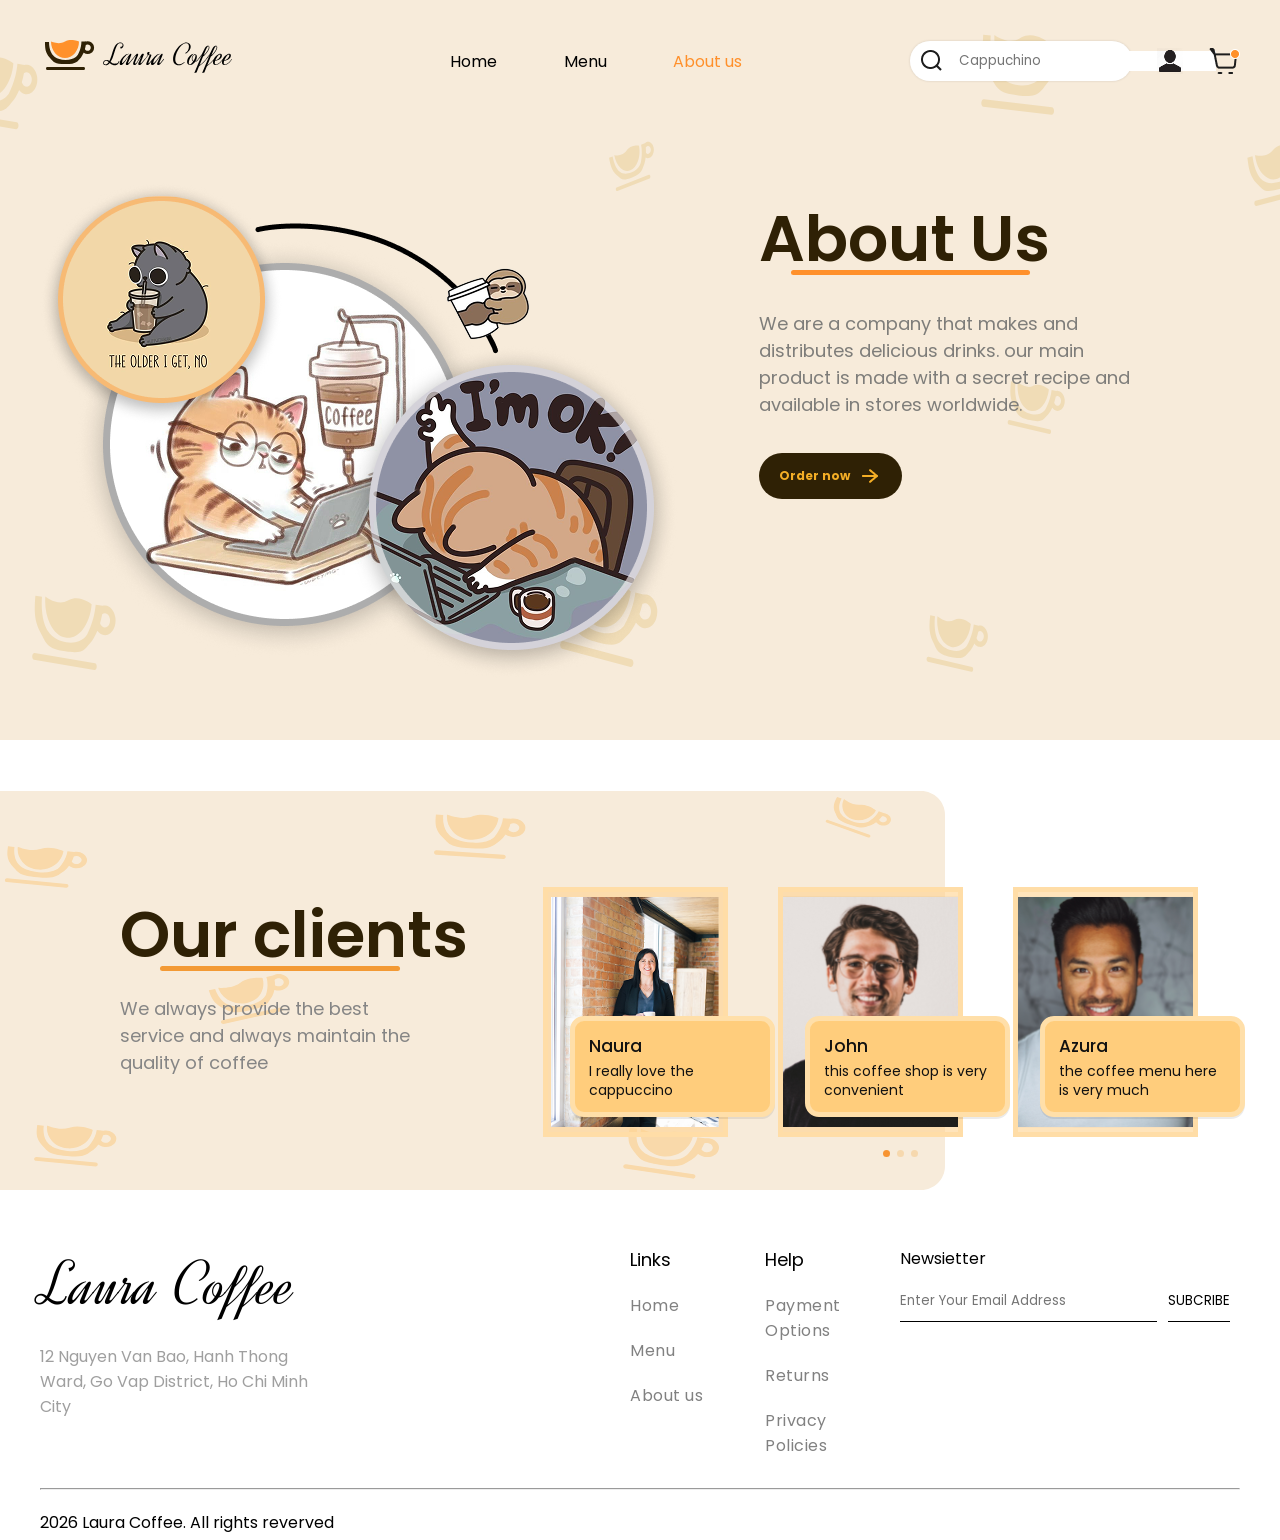
<file: assets/pages/about.html>
<!DOCTYPE html>
<html lang="en">

<head>
    <meta charset="UTF-8">
    <meta name="viewport" content="width=device-width, initial-scale=1.0">
    <link rel="preconnect" href="https://fonts.googleapis.com">
    <link rel="preconnect" href="https://fonts.gstatic.com" crossorigin>
    <link
        href="https://fonts.googleapis.com/css2?family=Atkinson+Hyperlegible:ital,wght@0,400;0,700;1,400;1,700&family=Baloo+Thambi+2:wght@400..800&family=Diplomata&family=Dynalight&family=Inter:ital,opsz,wght@0,14..32,100..900;1,14..32,100..900&family=Itim&family=Kablammo&family=Michroma&family=Montserrat:ital,wght@0,100..900;1,100..900&family=Mulish:ital,wght@0,200..1000;1,200..1000&family=Nunito+Sans:ital,opsz,wght@0,6..12,200..1000;1,6..12,200..1000&family=Open+Sans:ital,wght@0,300..800;1,300..800&family=Oswald:wght@200..700&family=Outfit:wght@100..900&family=Poppins:ital,wght@0,100;0,200;0,300;0,400;0,500;0,600;0,700;0,800;0,900;1,100;1,200;1,300;1,400;1,500;1,600;1,700;1,800;1,900&family=WindSong:wght@400;500&display=swap"
        rel="stylesheet">
    <link
        href="https://fonts.googleapis.com/css2?family=Poppins:ital,wght@0,100;0,200;0,300;0,400;0,500;0,600;0,700;0,800;0,900;1,100;1,200;1,300;1,400;1,500;1,600;1,700;1,800;1,900&display=swap"
        rel="stylesheet">
    <link rel="stylesheet" href="../css/menu.css">
    <link rel="stylesheet" href="../css/about.css">
    <title>About Us</title>
</head>

<body>
    <header class="about">
        <div class="banner">
            <div class="header">
                <div class="logo">
                    <img src="../img/logo_coffe.svg" alt="">
                </div>
                <div class="nav">
                    <a href="../../index.html">Home</a>
                    <a href="menu.html">Menu</a>
                    <a class="active">About us</a>
                </div>
                <div class="action">
                    <div class="search">
                        <img src="../img/akar-icons_search.png" alt="">
                        <input type="text" placeholder="Cappuchino">
                    </div>
                    <div class="user">
                        <img src="../img/image 2.png" alt="">
                    </div>
                    <div class="cart">
                        <img src="../img/icons_cart.png" alt="">
                    </div>
                </div>
            </div>
            <div class="wrapper">
                <div class="img-banner">
                    <img src="../img/about/banner/aboutUsImg.png" alt="">
                </div>
                <div class="introduction">
                    <div class="title">
                        About Us
                        <div class="line"></div>
                    </div>
                    <div class="description">
                        We are a company that makes and distributes delicious drinks. our main product is made with a
                        secret recipe and available in stores worldwide.
                    </div>
                    <a class="btn-order" id="btnOrder" href="menu.html">
                        Order now
                        <img src="/assets/img/about/banner/arrow.png" alt="">
                    </a>
                </div>
            </div>
        </div>
    </header>
    <main>
        <!-- <div class="section2-ourClient">
            <div class="back"></div>
            <div class="front">
                <div class="infor">
                    <div class="title">
                        Our Clients
                        <div class="line"></div>
                    </div>
                    <div class="descript">
                        We always provide the best service and always maintain the quality of coffee
                    </div>
                </div>
                <div class="clients">
                    <div class="item">

                    </div>
                </div>
            </div>
        </div> -->
        <section class="clients">
            <div class="clients-bg">
                <img src="../img/about/section2/bg-image.svg" alt="">
            </div>
            <div class="clients-content">
                <div class="clients-intro">
                    <h2>Our clients</h2>
                    <div class="title-line"></div>

                    <p>
                        We always provide the best<br>
                        service and always maintain the<br>
                        quality of coffee
                    </p>
                </div>
                <div class="clients-list">
                    <div class="client-card">
                        <img src="../img/about/section2/clients1.png" alt="Naura">
                        <div class="client-info">
                            <h3>Naura</h3>
                            <p>
                                I really love the cappuccino
                            </p>
                        </div>
                    </div>
                    <div class="client-card">
                        <img src="../img/about/section2/clients3.svg" alt="John">

                        <div class="client-info">
                            <h3>John</h3>
                            <p>
                                this coffee shop is very
                                convenient
                            </p>
                        </div>
                    </div>
                    <div class="client-card">
                        <img src="../img/about/section2/clients2.svg" alt="Azura">
                        <div class="client-info">
                            <h3>Azura</h3>
                            <p>
                                the coffee menu here is
                                very much
                            </p>
                        </div>
                    </div>

                </div>
                <div class="slider-dots">
                    <span class="active"></span>
                    <span></span>
                    <span></span>
                </div>

            </div>
        </section>
    </main>
    <footer>
        <div class="f-container">
            <div class="f-container-ch">
                <section class="f-container__section">
                    <div class="f-section__box">
                        <div class="f-section__box--band">Laura Coffee</div>
                        <div class="f-section__box--address poppins-regular">
                            12 Nguyen Van Bao, Hanh Thong Ward, Go Vap District, Ho Chi Minh City
                        </div>
                    </div>
                    <div class="f-section__box">
                        <div class="f-section__col">
                            <div class="f-section__box--content">Links</div>
                            <div class="f-section__box--nav">
                                <a href="../../index.html" class="f-option">Home</a>
                            </div>
                            <div class="f-section__box--nav">
                                <a href="/assets/pages/menu.html" class="f-option">Menu</a>
                            </div>
                            <div class="f-section__box--nav">
                                <a href="/assets/pages/about.html" class="f-option">About us</a>
                            </div>
                        </div>
                        <div class="f-section__col">
                            <div class="f-section__box--content">Help</div>
                            <div class="f-section__box--nav">
                                <a href="#" class="f-option">Payment Options</a>
                            </div>
                            <div class="f-section__box--nav">
                                <a href="#" class="f-option">Returns</a>
                            </div>
                            <div class="f-section__box--nav">
                                <a href="#" class="f-option">Privacy Policies</a>
                            </div>
                        </div>
                        <div class="f-section__col">
                            <div class="f-section__box--content f-option">Newsietter</div>
                            <div class="f-section__box--input">
                                <input class="poppins-regular" type="text" placeholder="Enter Your Email Address">
                                <input class="poppins-semibold" type="button" value="SUBCRIBE">
                            </div>
                        </div>
                    </div>
                </section>
                <hr>
                <section class="f-container__section poppins-regular">
                    2026 Laura Coffee. All rights reverved
                </section>
            </div>
        </div>
    </footer>
</body>

</html>
</file>
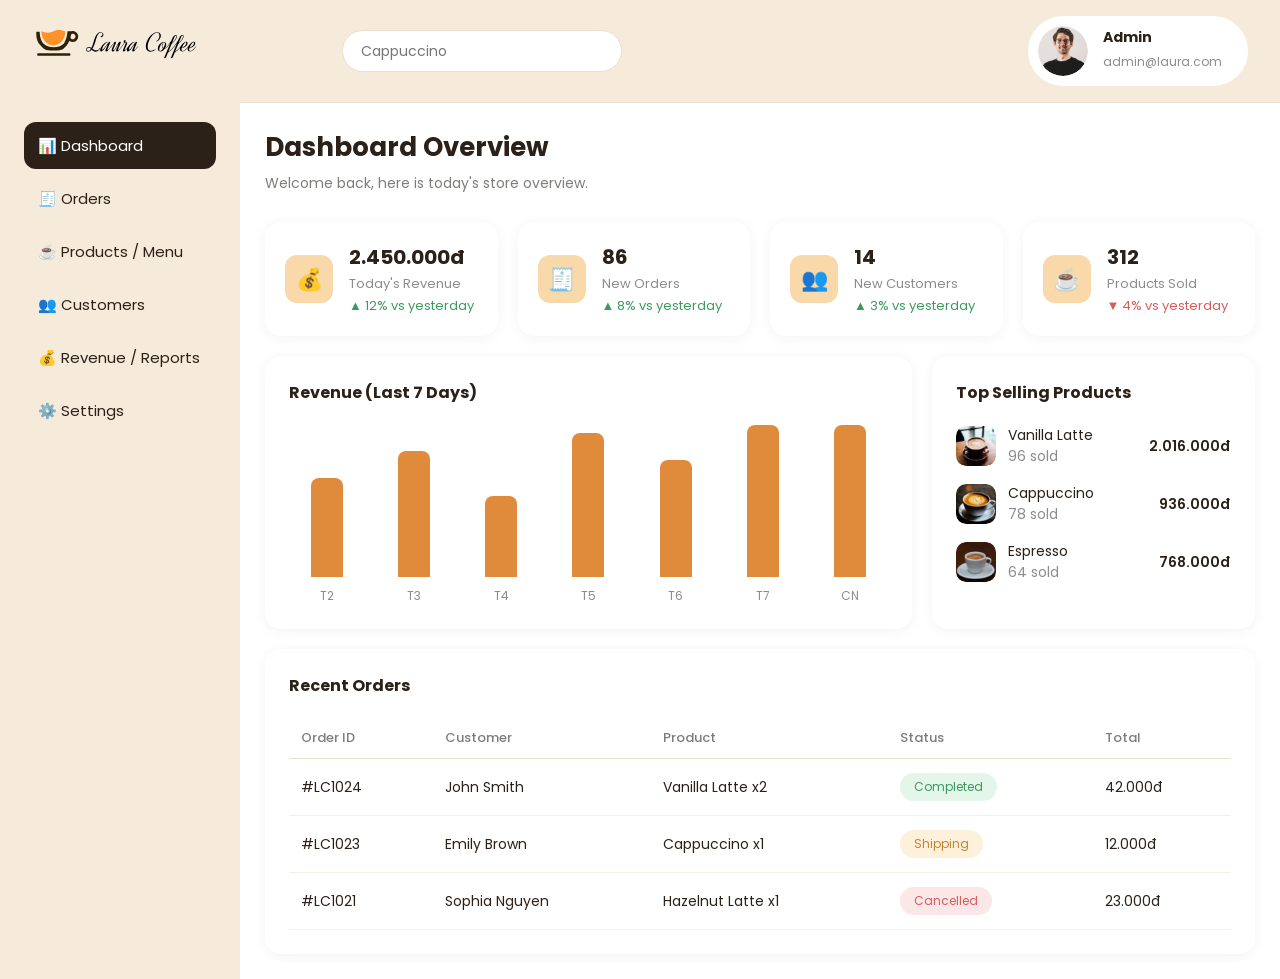
<file: assets/pages/admin.html>
<!DOCTYPE html>
<html lang="en">
<head>
    <meta charset="UTF-8">
    <meta name="viewport" content="width=device-width, initial-scale=1.0">
    <title>Admin-Laura Coffee</title>
      <link rel="preconnect" href="https://fonts.googleapis.com">
      <link rel="preconnect" href="https://fonts.gstatic.com" crossorigin>
      <link href="https://fonts.googleapis.com/css2?family=Dynalight&display=swap" rel="stylesheet">
      <link href="https://fonts.googleapis.com/css2?family=Poppins:wght@400;500;600;700&family=Dynalight&display=swap" rel="stylesheet">
    <link rel="stylesheet" href="../css/admin.css">
</head>
<body>
 
  <div class="admin">
 
    <!-- Sidebar: nằm ngoài main, dùng aside + nav -->
    <aside class="aside-bar">
     <div class="logo">
    <img src="../img/img-admin/logo_coffe.svg" alt="Laura Coffee">
     </div>
 
      <nav aria-label="colection">
        <ul class="menu">
          <li><a href="#" class="card-Dashboard">📊 Dashboard</a></li>
          <li><a href="#">🧾 Orders</a></li>
          <li><a href="#">☕ Products / Menu</a></li>
          <li><a href="#">👥 Customers</a></li>
          <li><a href="#">💰 Revenue / Reports</a></li>
          <li><a href="#">⚙️ Settings</a></li>
        </ul>
      </nav>
    </aside>
 
    <div class="main">
      <!-- header -->
      <header class="top-bar">
        <input type="text" placeholder="Cappuccino" aria-label="Search">
 
        <div class="user">
            <img src="../img/img-admin/avatar.svg" alt="Avatar">
          <div>
            <p><b>Admin</b></p>
            <p class="people">admin@laura.com</p>
          </div>
        </div>
      </header>
 
      <div class="container">
      <main>
        <h1>Dashboard Overview</h1>
        <p class="welcome">Welcome back, here is today's store overview.</p>
 
        <section aria-label="Key statistics" class="stats">
          <div class="box">
            <div class="icon">💰</div>
            <div>
              <h2>2.450.000đ</h2>
              <p>Today's Revenue</p>
              <p class="up">▲ 12% vs yesterday</p>
            </div>
          </div>
 
          <div class="box">
            <div class="icon">🧾</div>
            <div>
              <h2>86</h2>
              <p>New Orders</p>
              <p class="up">▲ 8% vs yesterday</p>
            </div>
          </div>
 
          <div class="box">
            <div class="icon">👥</div>
            <div>
              <h2>14</h2>
              <p>New Customers</p>
              <p class="up">▲ 3% vs yesterday</p>
            </div>
          </div>
 
          <div class="box">
            <div class="icon">☕</div>
            <div>
              <h2>312</h2>
              <p>Products Sold</p>
              <p class="down">▼ 4% vs yesterday</p>
            </div>
          </div>
        </section>
 
        <div class="row">
        <section class="h-container2">
            <h3 id="revenue-title">Revenue (Last 7 Days)</h3>
            <div class="chart">
              <div class="col"><div class="bar" style="height:55%"></div><span>T2</span></div>
              <div class="col"><div class="bar" style="height:70%"></div><span>T3</span></div>
              <div class="col"><div class="bar" style="height:45%"></div><span>T4</span></div>
              <div class="col"><div class="bar" style="height:80%"></div><span>T5</span></div>
              <div class="col"><div class="bar" style="height:65%"></div><span>T6</span></div>
              <div class="col"><div class="bar" style="height:95%"></div><span>T7</span></div>
              <div class="col"><div class="bar" style="height:100%"></div><span>CN</span></div>
            </div>
          </section>
 
          <section class="h-container2">
            <h3 id="top-products-title">Top Selling Products</h3>
            <ul class="products">
             <li>
                <img src="../img/img-admin/vanilla-latte.svg" alt="Vanilla Latte">
                <div>
                    <p>Vanilla Latte</p>
                    <p class="gray">96 sold</p>
                </div>
                <b>2.016.000đ</b>
                </li>
              <li>
                <img src="../img/img-admin/cappuccino.svg" alt="Cappuccino">
                <div>
                  <p>Cappuccino</p>
                  <p class="gray">78 sold</p>
                </div>
                <b>936.000đ</b>
              </li>
              <li>
                 <img src="../img/img-admin/espresso.svg" alt="Espresso">
                <div>
                  <p>Espresso</p>
                  <p class="gray">64 sold</p>
                </div>
                <b>768.000đ</b>
              </li>
            </ul>
          </section>
        </div>
 
        <section class="h-container2">
          <h3 id="recent-orders-title">Recent Orders</h3>
          <table>
            <thead>
              <tr>
                <th>Order ID</th>
                <th>Customer</th>
                <th>Product</th>
                <th>Status</th>
                <th>Total</th>
              </tr>
            </thead>
            <tbody>
              <tr>
                <td>#LC1024</td>
                <td>John Smith</td>
                <td>Vanilla Latte x2</td>
                <td><span class="status completed">Completed</span></td>
                <td>42.000đ</td>
              </tr>
              <tr>
                <td>#LC1023</td>
                <td>Emily Brown</td>
                <td>Cappuccino x1</td>
                <td><span class="status pending">Shipping</span></td>
                <td>12.000đ</td>
              </tr>
              <tr>
                <td>#LC1021</td>
                <td>Sophia Nguyen</td>
                <td>Hazelnut Latte x1</td>
                <td><span class="status cancelled">Cancelled</span></td>
                <td>23.000đ</td>
              </tr>
            </tbody>
          </table>
        </section>
      </main>
      </div>
    </div>
  </div>
</body>
</html>
</file>
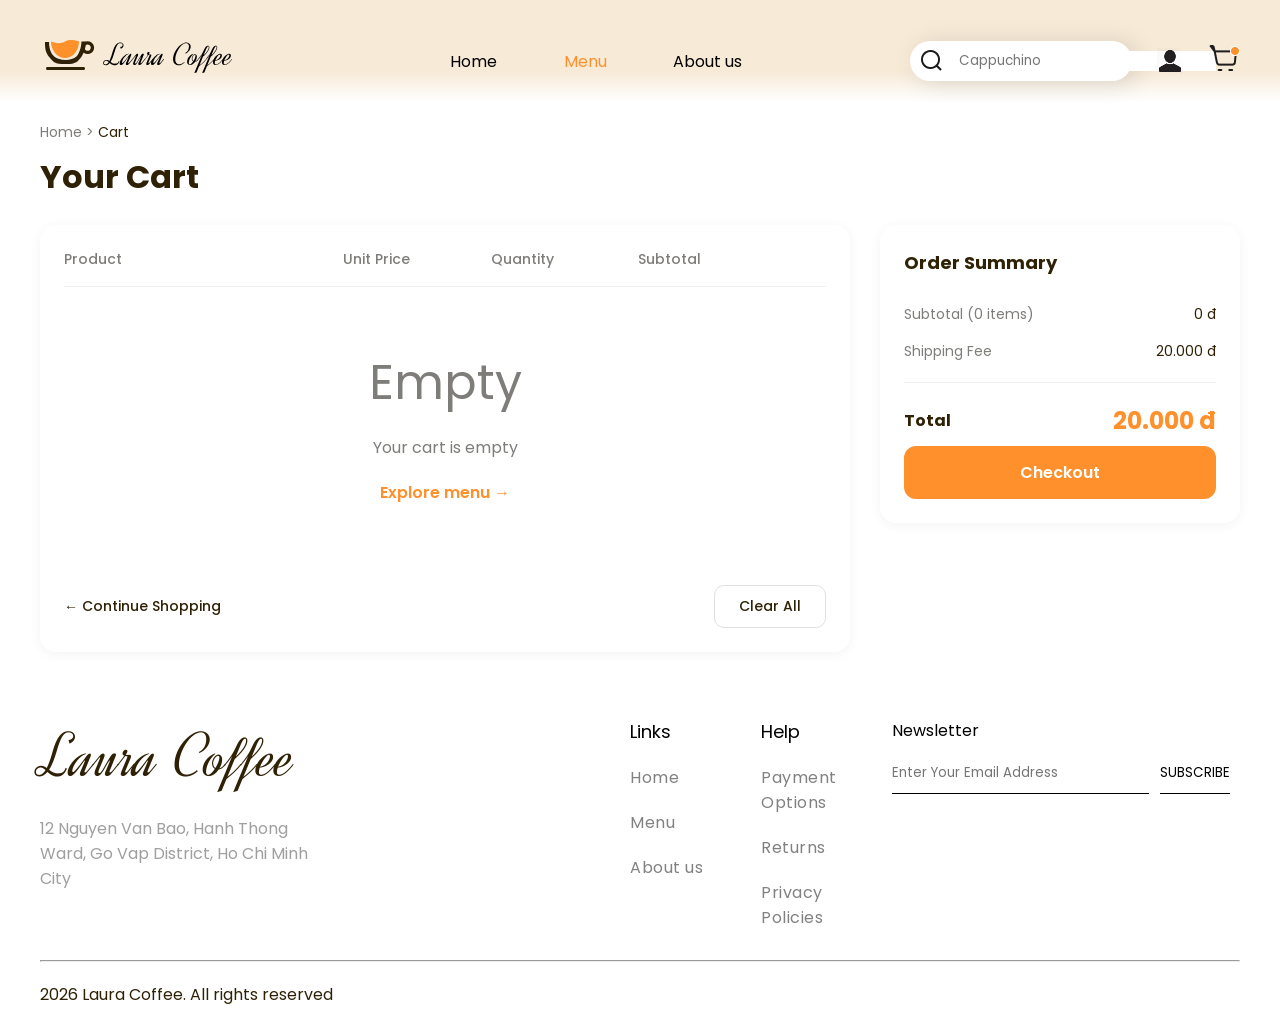
<file: assets/pages/cart.html>
<!DOCTYPE html>
<html lang="en">

<head>
    <meta charset="UTF-8">
    <meta name="viewport" content="width=device-width, initial-scale=1.0">
    <link rel="stylesheet" href="/assets/css/cart.css">
    <link rel="preconnect" href="https://fonts.googleapis.com">
    <link rel="preconnect" href="https://fonts.gstatic.com" crossorigin>
    <link href="https://fonts.googleapis.com/css2?family=Dynalight&family=Poppins:wght@400;500;600;700&display=swap"
        rel="stylesheet">
    <title>Cart - Laura Coffee And Cakes</title>
</head>

<body>
    <header>
        <div class="banner">
            <div class="header">
                <div class="logo">
                    <img src="/assets/img/logo_coffe.svg" alt="Laura Coffee">
                </div>
                <div class="nav">
                    <a href="../../index.html">Home</a>
                    <a href="menu.html" class="active">Menu</a>
                    <a href="about.html">About us</a>
                </div>
                <div class="action">
                    <div class="search">
                        <img src="/assets/img/akar-icons_search.png" alt="Search">
                        <input type="text" placeholder="Cappuchino">
                    </div>
                    <div class="user">
                        <img src="/assets/img/image 2.png" alt="User">
                    </div>
                    <div class="cart">
                        <a href="cart.html">
                            <img src="/assets/img/icons_cart.png" alt="Cart">
                        </a>
                    </div>
                </div>
            </div>
        </div>
    </header>

    <main>
        <div class="breadcrumb">
            <a href="../../index.html">Home</a> &gt;
            <span class="active">Cart</span>
        </div>

        <h1 class="page-title">Your Cart</h1>

        <div class="cart-container">
            <!-- Left: Cart items -->
            <div class="cart-items">
                <div class="cart-header">
                    <span>Product</span>
                    <span>Unit Price</span>
                    <span>Quantity</span>
                    <span>Subtotal</span>
                    <span></span>
                </div>

                <div id="cart-list">
                    <!-- JS will render here -->
                </div>

                <div class="cart-actions">
                    <a href="menu.html" class="continue-shopping">← Continue Shopping</a>
                    <button class="clear-cart-btn" id="clear-cart-btn">Clear All</button>
                </div>
            </div>

            <!-- Right: Order summary -->
            <div class="order-summary">
                <div class="summary-title">Order Summary</div>

                <div class="summary-row">
                    <span class="label" id="subtotal-label">Subtotal (0 items)</span>
                    <span id="subtotal-price">0 đ</span>
                </div>
                <div class="summary-row">
                    <span class="label">Shipping Fee</span>
                    <span id="shipping-fee">20.000 đ</span>
                </div>

                <hr class="summary-divider">

                <div class="summary-total">
                    <span class="total-label">Total</span>
                    <span class="total-price" id="total-price">0 đ</span>
                </div>

                <button class="checkout-btn" id="checkout-btn">Checkout</button>
            </div>
        </div>
    </main>

    <footer>
        <div class="f-container">
            <div class="f-container-ch">
                <section class="f-container__section">
                    <div class="f-section__box">
                        <div class="f-section__box--band">Laura Coffee</div>
                        <div class="f-section__box--address poppins-regular">
                            12 Nguyen Van Bao, Hanh Thong Ward, Go Vap District, Ho Chi Minh City
                        </div>
                    </div>
                    <div class="f-section__box">
                        <div class="f-section__col">
                            <div class="f-section__box--content">Links</div>
                            <div class="f-section__box--nav">
                                <a href="../../index.html" class="f-option">Home</a>
                            </div>
                            <div class="f-section__box--nav">
                                <a href="/assets/pages/menu.html" class="f-option">Menu</a>
                            </div>
                            <div class="f-section__box--nav">
                                <a href="/assets/pages/about.html" class="f-option">About us</a>
                            </div>
                        </div>
                        <div class="f-section__col">
                            <div class="f-section__box--content">Help</div>
                            <div class="f-section__box--nav">
                                <a href="#" class="f-option">Payment Options</a>
                            </div>
                            <div class="f-section__box--nav">
                                <a href="#" class="f-option">Returns</a>
                            </div>
                            <div class="f-section__box--nav">
                                <a href="#" class="f-option">Privacy Policies</a>
                            </div>
                        </div>
                        <div class="f-section__col">
                            <div class="f-section__box--content f-option">Newsletter</div>
                            <div class="f-section__box--input">
                                <input class="poppins-regular" type="text" placeholder="Enter Your Email Address">
                                <input class="poppins-semibold" type="button" value="SUBSCRIBE">
                            </div>
                        </div>
                    </div>
                </section>
                <hr>
                <section class="f-container__section poppins-regular">
                    2026 Laura Coffee. All rights reserved
                </section>
            </div>
        </div>
    </footer>

    <script src="/assets/js/cart.js"></script>
</body>

</html>
</file>
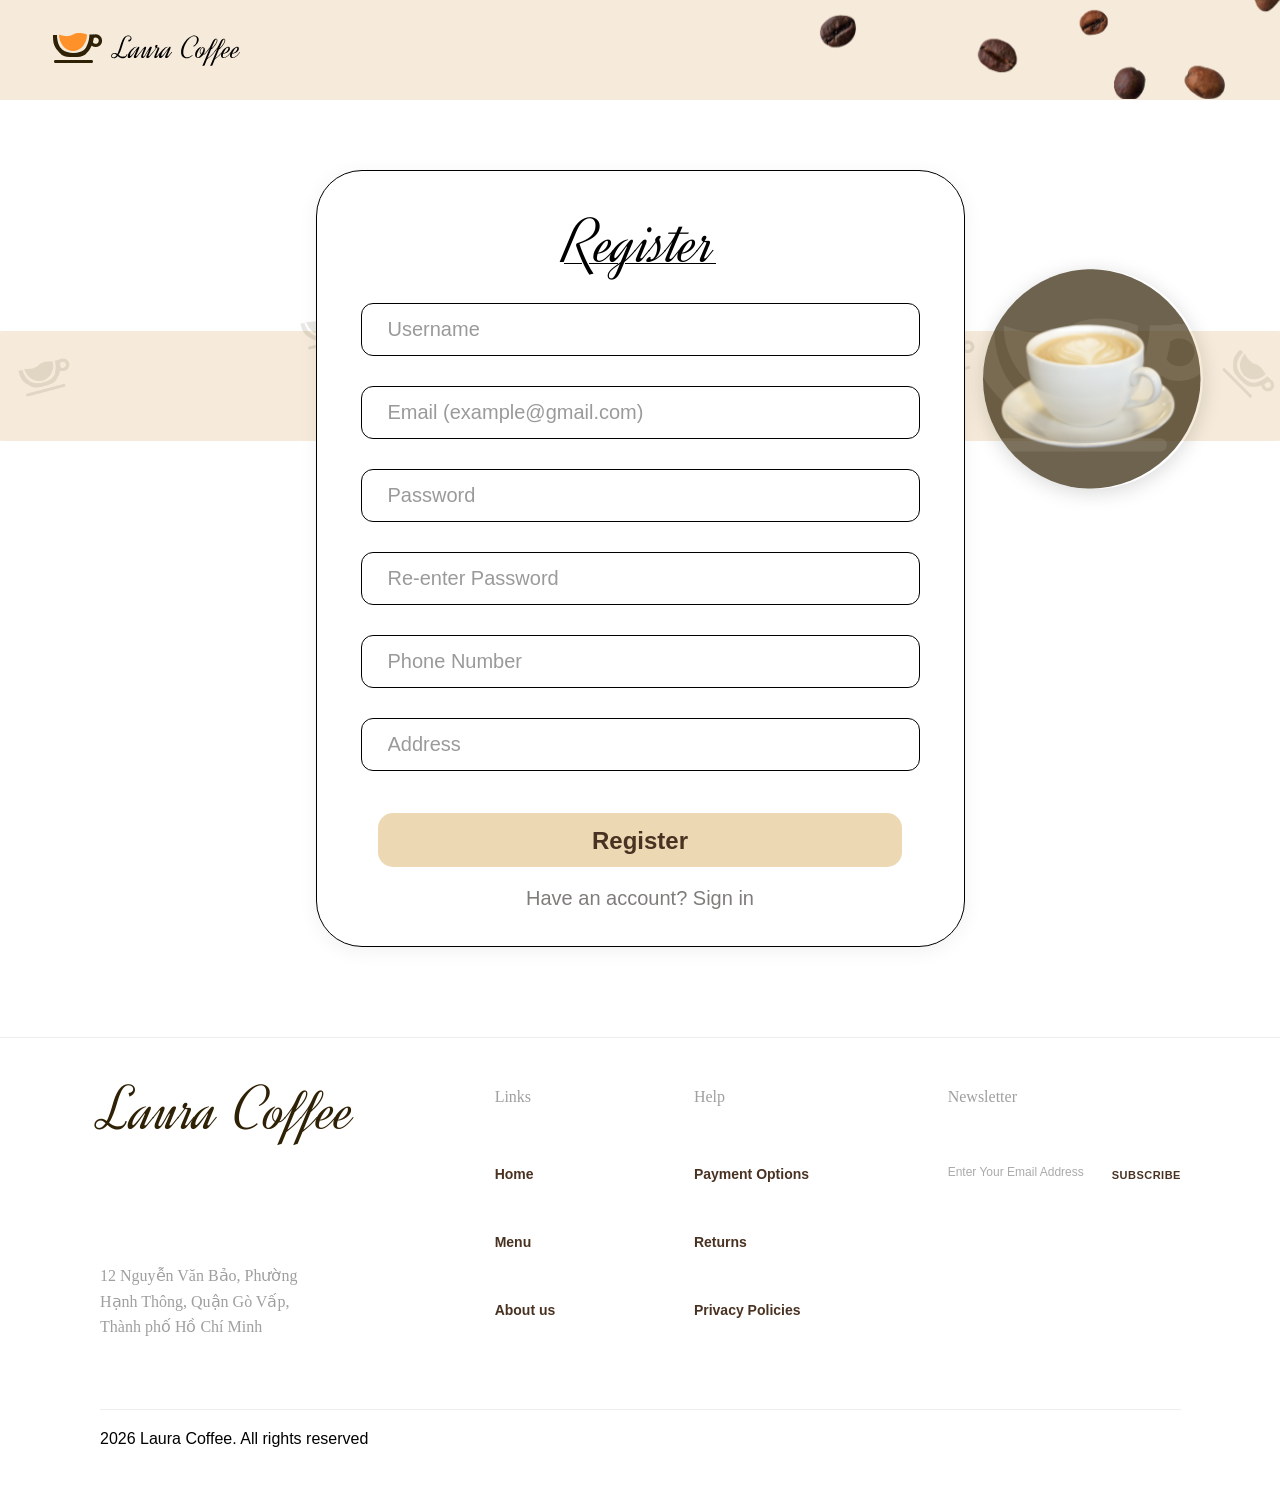
<file: assets/pages/register.html>
<!DOCTYPE html>
<html lang="vi">
<head>
  <meta charset="UTF-8">
  <meta name="viewport" content="width=device-width, initial-scale=1.0">
  <title>Laura Coffee-Register</title>
  <link rel="preconnect" href="https://fonts.googleapis.com">
  <link href="https://fonts.googleapis.com/css2?family=Dynalight&display=swap" rel="stylesheet">
  <link href="https://fonts.googleapis.com/css2?family=Dynalight&display=swap" rel="stylesheet">
  <link rel="stylesheet" href="/assets/css/register.css">
</head>
<body>
 
  <!-- HEADER -->
  <header class="header">
    <div class="logo">
      <img src="../img/img-register/logo_coffe.svg" alt="Laura Coffee logo">
    </div>
    <div class="beans">
     <img class="bean bean1" src="../img/img-sign-in/bg_img_hero.svg" alt="">
    </div>
  </header>

    <!-- Register -->
  <section class="register-wrap">
    <div class="wave-bg"></div>
    <img class="coffee-icon" src="/assets/img/img-sign-in/bg-hero-ok.png" alt="Laura Coffee logo">
    <img class="coffee-icon2" src="/assets/img/img-sign-in/bg-hero-ok.png" alt="Laura Coffee logo">
    <img class="coffee-icon3" src="/assets/img/img-sign-in/bg-hero-ok.png" alt="Laura Coffee logo">
    <img class="coffee-icon4" src="/assets/img/img-sign-in/bg-hero-ok.png" alt="Laura Coffee logo">
    <div class="cup-photo">
      <img src="../img/img-sign-in/img-hero.svg" alt="Coffee cup">
    </div>


    <div class="register-card">
      <h1>Register</h1>
      <form id="register-form">
        <input id="register-username" class="container" type="text" placeholder="Username" required>
        <input id="register-email" class="container" type="email" placeholder="Email (example@gmail.com)" required>
        <input id="register-password" class="container" type="password" placeholder="Password" required>
        <input id="register-repw" class="container" type="password" placeholder="Re-enter Password" required>
        <input id="register-phone" class="container" type="tel" placeholder="Phone Number" required>
        <input id="register-address" class="container" type="text" placeholder="Address" required>
        <button class="container-register" type="submit">Register</button>
      </form>
      <a href="../pages/sign-in.html" class="have-account">Have an account? Sign in</a>
    </div>
  </section>
   <!--  -->
  <!-- FOOTER -->
  <footer class="footer">
    <div class="footer-grid">
      <div class="footer-brand">
        <h2>Laura Coffee</h2>
        <p>12 Nguyễn Văn Bảo, Phường Hạnh Thông, Quận Gò Vấp, Thành phố Hồ Chí Minh</p>
      </div>
 
      <div class="footer-signin">
        <h3>Links</h3>
        <ul>
          <li><a href="../../index.html">Home</a></li>
          <li><a href="../pages/menu.html">Menu</a></li>
          <li><a href="../pages/about.html">About us</a></li>
        </ul>
      </div>
 
      <div class="footer-signin">
        <h3>Help</h3>
        <ul>
          <li><a href="#">Payment Options</a></li>
          <li><a href="#">Returns</a></li>
          <li><a href="#">Privacy Policies</a></li>
        </ul>
      </div>
 
      <div class="footer-signin">
        <h3>Newsletter</h3>
        <div class="newsletter-input">
          <input type="email" placeholder="Enter Your Email Address">
          <button type="button">SUBSCRIBE</button>
        </div>
      </div>
    </div>
 
    <div class="footer-bottom">2026 Laura Coffee. All rights reserved</div>
  </footer>

  <script src="../js/verify-data.js"></script>
  <script src="../js/register.js"></script>
</body>

</html>
</file>
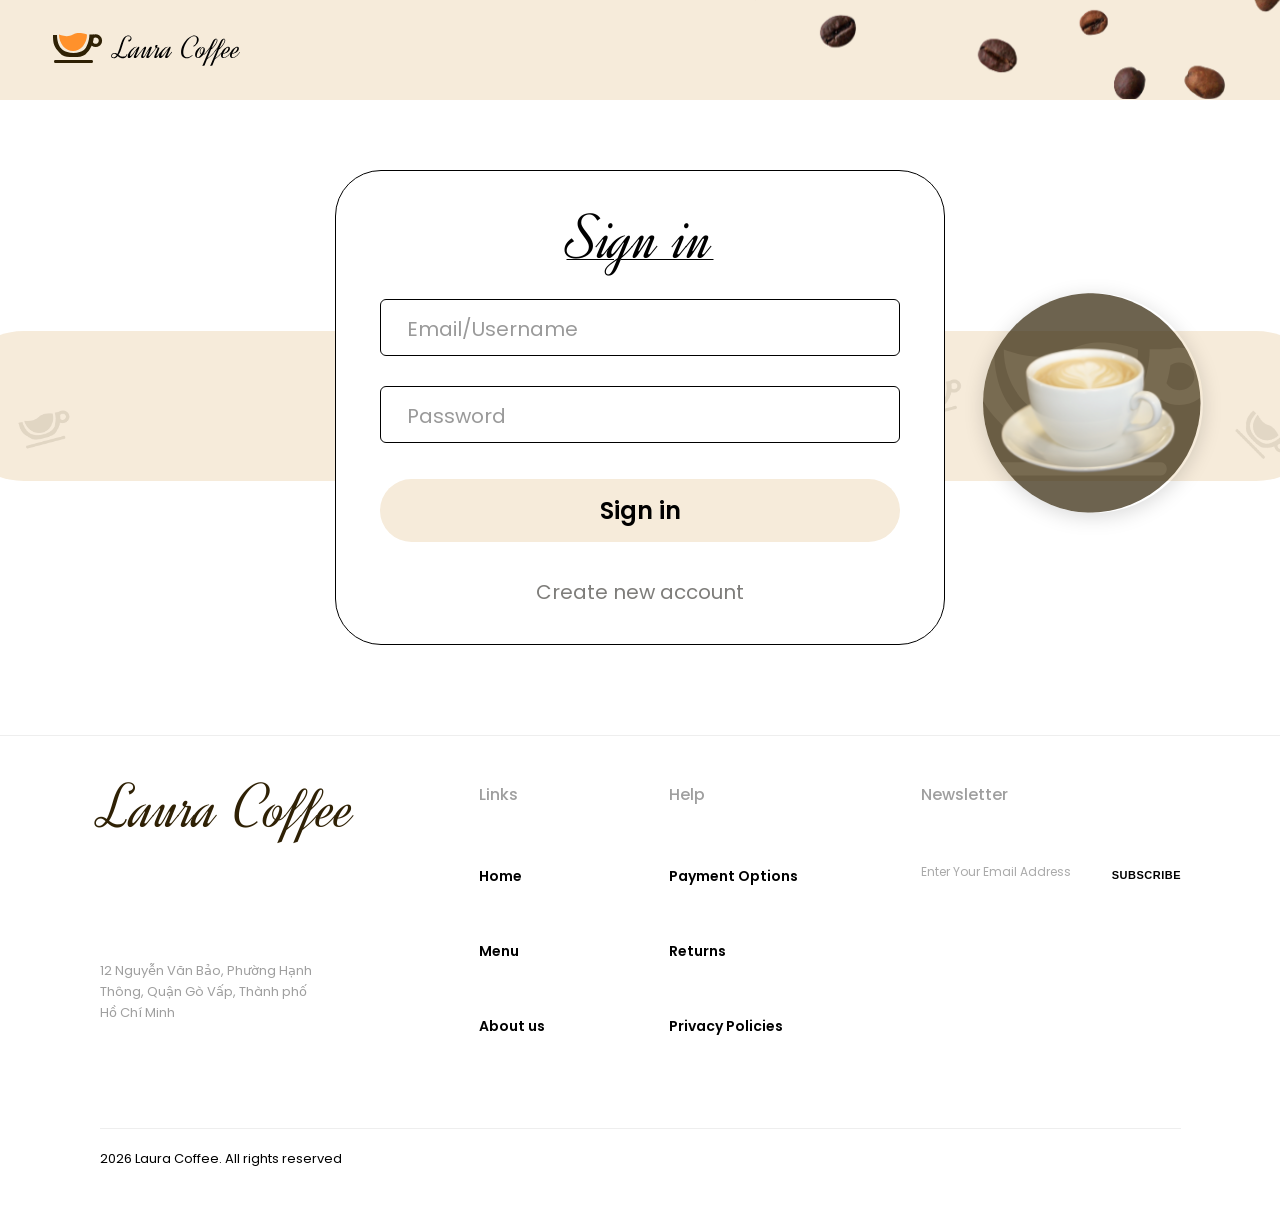
<file: assets/pages/sign-in.html>
<!DOCTYPE html>
<html lang="vi">
<head>
  <meta charset="UTF-8">
  <meta name="viewport" content="width=device-width, initial-scale=1.0">
  <title>Laura Coffee-Sign in</title>
  <link rel="preconnect" href="https://fonts.googleapis.com">
  <link href="https://fonts.googleapis.com/css2?family=Dancing+Script:wght@600;700&family=Poppins:wght@400;500;600;700&display=swap" rel="stylesheet">
  <link href="https://fonts.googleapis.com/css2?family=Dynalight&display=swap" rel="stylesheet">
  <link rel="stylesheet" href="/assets/css/sign-in.css">
</head>
<body>
 
  <!-- HEADER -->
  <header class="header">
    <div class="logo">
      <img src="/assets/img/img-sign-in/logo_coffe.svg" alt="Laura Coffee logo">
    </div>
    <div class="coffee beans">
      <img class="bean bean1" src="/assets/img/img-sign-in/bg_img_hero.svg" alt="">
    </div>
  </header>
 
  <!-- SIGN IN -->
  <section class="signin-wrap">
    <div class="wave-bg"></div>
    <img class="coffee-icon" src="/assets/img/img-sign-in/bg-hero-ok.png" alt="Laura Coffee logo">
    <img class="coffee-icon2" src="/assets/img/img-sign-in/bg-hero-ok.png" alt="Laura Coffee logo">
    <img class="coffee-icon3" src="/assets/img/img-sign-in/bg-hero-ok.png" alt="Laura Coffee logo">
    <img class="coffee-icon4" src="/assets/img/img-sign-in/bg-hero-ok.png" alt="Laura Coffee logo">
    <div class="cup-photo">
      <img src="/assets/img/img-sign-in/img-hero.svg" alt="Coffee cup">
    </div>
 
    <div class="signin-card">
      <h1>Sign in</h1>
      <form id="login-form">
        <input class="container" type="text" placeholder="Email/Username" id="login-username" required>
        <input class="container" type="password" placeholder="Password" id="login-password" required>
        <button class="container-signin" type="submit">Sign in</button>
      </form>
      <a href="../pages/register.html" class="create-account">Create new account</a>
    </div>
  </section>
 
  <!-- FOOTER -->
  <footer class="footer">
    <div class="footer-grid">
      <div class="footer-brand">
        <h2>Laura Coffee</h2>
        <p>12 Nguyễn Văn Bảo, Phường Hạnh Thông, Quận Gò Vấp, Thành phố Hồ Chí Minh</p>
      </div>
 
      <div class="footer-signin">
        <h3>Links</h3>
        <ul>
          <li><a href="../../index.html">Home</a></li>
          <li><a href="../pages/menu.html">Menu</a></li>
          <li><a href="../pages/about.html">About us</a></li>
        </ul>
      </div>
 
      <div class="footer-signin">
        <h3>Help</h3>
        <ul>
          <li><a href="#">Payment Options</a></li>
          <li><a href="#">Returns</a></li>
          <li><a href="#">Privacy Policies</a></li>
        </ul>
      </div>
 
      <div class="footer-signin">
        <h3>Newsletter</h3>
        <div class="newsletter-input">
          <input type="email" placeholder="Enter Your Email Address">
          <button type="button">SUBSCRIBE</button>
        </div>
      </div>
    </div>
 
    <div class="footer-bottom">2026 Laura Coffee. All rights reserved</div>
  </footer>
 
  <script src="../js/verify-data.js"></script>
  <script src="../js/sign-in.js"></script>
</body>

</html>
</file>
<file: assets/css/style.css>
@import url(./font-variable.css);

* {
    padding: 0;
    margin: 0;
    box-sizing: border-box;
}

html {
    
}

body {
    width: 100%;
    height: 100%;
}

span {
    color: var(--primary-color);
}

/* Header */
header {
    background-color: #F6EBDA;
    width: 100%;
    max-height: 970px;
    height: 100%;
    position: relative;
    padding-bottom: 396px;
    display: flex;
    flex-direction: column;
    align-items: center;
}

/* Header Section 1 */
.h-container1 {
    display: flex;
    justify-content: space-between;
    align-items: center;
    /* gap: 192px; */
    padding: 46px 50px 72px;
    z-index: 3;
    position: relative;
    width: 100%;
    max-width: 1270px;
}

.h-container__band {
    display: flex;
    gap: 44px;
    justify-content: center;
    align-items: center;
}

.h-container__band--logo {
    display: flex;
    position: relative;
    width: 40px;
    height: 40px;
    justify-content: center;
    align-items: center;
    z-index: 1;
}

.logo__col1 {
    position: absolute;
}

.logo__row {
    position: absolute;
}

.logo__row:nth-child(1) { /* Coffee */
    /* display: none; */
    top: -11px;
    left: 6.5px;
}

.logo__row:nth-child(2) { /* Middle */
    /* display: none; */
    top: -10px;
}

.logo__row:nth-child(3) { /* Bottom */
    /* display: none; */
    top: 15px;
}

.logo__col2 { /* Handle */
    /* display: none; */
    position: absolute;
    right: -30px;
    top: 10px;
}

.h-container__band--name {
    font-size: 32px;
}

.h-container__nav {
    display: flex;
    justify-content: space-between;
    align-items: center;
    /* gap: 50px; */
    max-width: 240px;
    width: 100%;
}

.h-container__nav-title {
    font-size: 18px;
    
}

.h-container__nav-title > a {
    text-decoration: none;
    color: var(--secondary-color);
    transition: 0.1s ease;
}

.h-container__nav-title > a:hover {
    border-bottom: 3px solid var(--primary-color);
}

.h-container__nav-title:nth-child(1) > a {
    color: var(--primary-color);
}

.h-container__util {
    display: flex;
    justify-content: space-between;
    align-items: center;
    gap: 9px;
    max-width: 400px;
    width: 100%;
}

.h-container__util--search {
    background-color: white;
    max-width: 222px;
    width: 100%;
    height: 40px;
    border-radius: 35px;
    display: flex;
    align-items: center;
    justify-content: start;
    padding-left: 15px;
    font-size: 12px;
    position: relative;
}

.h-container__util--search>input {
    border: none;
    padding-left: 15px;
}

.h-container__util--search>input:focus {
    border: none;
    outline: none;
}

/* Search js */
.search-results {
    position: absolute;
    top: 55px;
    left: 0;
    width: 100%;
    background: white;
    border-radius: 15px;
    box-shadow: 0 5px 20px rgba(0, 0, 0, 0.15);
    overflow: hidden;
    display: none;
    z-index: 100;
}

.search-result {
    display: flex;
    align-items: center;
    gap: 12px;
    padding: 10px 15px;
    cursor: pointer;
    transition: background 0.2s;
}

.search-result:hover {
    background: #f5f5f5;
}

.search-result img {
    width: 45px;
    height: 45px;
    object-fit: cover;
    border-radius: 8px;
}

.search-result__info {
    display: flex;
    flex-direction: column;
}

.search-result__name {
    font-size: 14px;
    color: var(--secondary-color);
}

.search-result__price {
    font-size: 12px;
    color: #777;
}

.no-result {
    padding: 15px;
    text-align: center;
    color: #777;
}

/* END */

.h-container__util--account {
    position: relative;
    cursor: pointer;
}

.h-container__util--cart {
    /* display: none; */
}

.h-container__util--account > a, .h-container__util--cart > a {
    transition: 0.1s ease;
}

.h-container__util--account > a:hover, .h-container__util--cart > a:hover {
    border-bottom: 3px solid var(--primary-color);
}

/* CARD AVATAR */

.account-card {
    display: none;
    align-items: center;
    max-width: 180px;
    height: 58px;
    padding: 5px 15px 5px 5px;
    background-color: white;
    border-radius: 30px;
}

.account-card > img {
    width: 40px;
    height: 40px;
    border-radius: 1000px;
}

.account-avatar {
    width: 48px;
    height: 48px;
    border-radius: 50%;
    object-fit: cover;
}

.account-info {
    margin-left: 10px;
}

.account-info p {
    margin: 0;
    font-size: 14px;
    font-weight: bold;
}

.account-info span {
    font-size: 11px;
    color: #999;
}

.account-menu {
    display: none;
    position: absolute;
    top: 65px;
    right: 0;
    width: 190px;
    background-color: #F6EBDA;
    border-radius: 15px;
    padding: 10px 0;
    box-shadow: 0 5px 20px rgba(0, 0, 0, 0.15);
    z-index: 1000;
}

.account-menu.show {
    display: block;
}

.account-menu a, .account-menu button {
    display: block;
    width: 100%;
    padding: 12px 18px;
    border: none;
    background: none;
    text-align: left;
    text-decoration: none;
    font-size: 14px;
    cursor: pointer;
    box-sizing: border-box;
    color: var(--secondary-color);
}

.account-menu a:hover, .account-menu button:hover {
    background-color: #f5ead8;
}

/* END */

.h-container__util--menu {
    display: none;
}

.menu__nav {
    max-width: 125px;
    width: 100%;
    position: absolute;
    display: flex;
    flex-direction: column;
    background-color: #F6EBDA;
    box-shadow: 2px 2px 20px var(--secondary-color);
    margin-top: 2px;
    border-radius: 10px;
    right: 25px;
    letter-spacing: 0.5px;
}

.menu__nav--section {
    padding: 10px;
}

.menu__nav--section > a {
    text-decoration: none;
    color: var(--secondary-color);
    width: 100%;
    display: block;
}

.menu__display {
    display: none;
    transition: 0.2s ease;
}

.mobile__display {
    display: none;
}

.h-decor {
    position: absolute;
    z-index: 0;
    opacity: 0.6;
}

.h-decor:nth-child(2) {
    right: 0;
    top: 0;
}

.h-decor:nth-child(3) {
    left: 0;
    bottom: 0;
}

/* Header Section 2 */
.h-container2 {
    position: relative;
    z-index: 2;
    display: flex;
    justify-content: space-between;
    align-items: center;
    /* gap: 167px; */
    width: 100%;
    max-width: 1200px;
    padding: 0 0;
}

.h-container__content {
   
}

.h-container__content:nth-child(1) {
    display: flex;
    justify-content: center;
    flex-direction: column;
    max-width: 489px;
    width: 100%;
    gap: 32px;
    padding-left: 30px;
}

.h-container__content--title {
    font-size: 48px;
    color: var(--secondary-color);
}

.h-container__content--para {
    font-size: 18px;
    max-width: 393px;
    width: 100%;
    color: var(--light);
    letter-spacing: 1px;
}

.h-container__content--btn {
    max-width: 170px;
    width: 100%;
}

.h-container__content--btn > a {
    width: 100%;
    text-decoration: none;
}

.h-container__content--btn > a > button {
    width: 100%;
    min-height: 46px;
    height: 100%;
    display: flex;
    justify-content: center;
    align-items: center;
    border: none;
    border-radius: 33px;
    background-color: var(--secondary-color);
    color: white;
    gap: 10px;
    cursor: pointer;
    transition: 0.2s ease;
}

.h-container__content--btn > a > button:hover {
    border: 4px solid var(--primary-color);
}

.h-btn__icon {
    background-color: var(--primary-color);
    display: flex;
    justify-content: center;
    align-items: center;
    height: 22px;
    width: 22px;
    border-radius: 1000px;
}

.h-container__content:nth-child(2) {
    background-color: var(--secondary-color);
    max-width: 416px;
    width: 100%;
    max-height: 416px;
    height: 416px;
    border-radius: 1000px;
    position: relative;
    display: flex;
    justify-content: center;
    align-items: center;
    margin-right: 30px;
}

.h-container__content--coffee:nth-child(1) {
    position: absolute;
    color: var(--accents);
    left: 0;
}

.h-container__content--coffee:nth-child(2) {
    position: absolute;
    top: 5px;    
}

.h-coffee {
    width: 100%;
    height: 100%;
    font-size: 24px;
    border-radius: 42px;
    background-color: white;
    display: flex;
    justify-content: center;
    align-items: center;
}

.h-coffee__name {

}

.h-coffee__rate {
    gap: 6px;
}

.rate--star {
    
}

.h-coffee__price {
    
}

.h-coffee__blur {
    position: absolute;
    width: 100%;
    height: 100%;
    background: linear-gradient(to right,
        rgba(255, 255, 255, 0.4) 0%,
        rgba(255, 255, 255, 0.7) 100%
    );
    padding: 6px;
    border-radius: 42px;
    box-shadow: 2px 2px 20px #302D26;
}

.h-coffee__blur:nth-child(3) {
    max-width: 271px;
    max-height: 57px;
    top: 20px;
    left: -70px;
}

.h-coffee__blur:nth-child(4) {
    max-width: 134px;
    max-height: 58px;
    right: -20px;
    top: 70px;
}

.h-coffee__blur:nth-child(5) {
    max-width: 146px;
    max-height: 57px;
    bottom: 30px;
    left: -10px;
}

/* Main */
main {
    background-color: white;
    width: 100%;
    height: 100%;
}

/* Main Section 1 */
.m-container:nth-child(1) {
    position: relative;
    display: flex;
    justify-content: center;
    align-items: center;
    height: 250px;
    margin: 0 25px;
}

.m-container__popular {
    max-width: 1268px;
    width: 100%;
    min-height: 367px;
    border-radius: 65px;
    background-color: #F9D9AA;
    position: absolute;
    top: -150px;
    display: flex;
    flex-direction: column;
    align-items: center;
    padding: 0 25px;
}

.m-container__popular--title {
    position: absolute;
    top: -140px;
    left: 50px;
    font-size: 32px;
    color: var(--secondary-color);
}

.m-container__popular--title > span {
    color: var(--secondary-color);
    border-bottom: 4px solid var(--primary-color);
}

.m-container__popular--line {
    position: relative;
    display: flex;
    justify-content: space-between;
    align-items: center;
    /* gap: 38px; */
    top: -70px;
    max-width: 1141px;
    width: 100%;
    gap: 30px;
}

.slider-track {
    position: relative;
    display: flex;
    justify-content: space-between;
    align-items: center;
    /* gap: 38px; */
    top: -10px;
    max-width: 1141px;
    width: 100%;
    gap: 30px;
}

.col__blur {
    padding: 6px;
    background: linear-gradient(to right,
        rgba(255, 255, 255, 0.4) 0%,
        rgba(255, 255, 255, 0.7) 100%
    );
    box-shadow: 2px 2px 20px #302D26;
    border-radius: 12px;
    display: flex;
    justify-content: center;
    align-items: center;
    width: 100%;
    max-width: 355px;
    text-decoration: none;
}

.line__col {
    max-width: 343px;
    min-height: 373px;
    background-color: white;
    border-radius: 12px;
    padding: 24px 7px 19px 7px;
    display: flex;
    flex-direction: column;
    align-items: center;
    gap: 18px;
    width: 100%;
}

.line__col--row1 {
    display: flex;
    justify-content: center;
    align-items: center;
    position: relative;
}

.line__col--row1 > img {
    border-radius: 15px;
    width: 100%;
}

.rate__blur {
    position: absolute;;
    padding: 4px;
    background: linear-gradient(to right,
        rgba(255, 255, 255, 0.4) 0%,
        rgba(255, 255, 255, 0.7) 100%
    );
    box-shadow: 2px 2px 20px #302D26;
    border-radius: 50px;
    top: 13px;
    left: 15px;
}

.row1--rate {
    background-color: white;
    border-radius: 50px;
    display: flex;
    justify-content: center;
    align-items: center;
    padding: 6px 10px;
    gap: 4px;
    font-size: 14px;
}

.line__col--row2 {
    max-width: 307px;
    width: 100%;
    display: flex;
    justify-content: space-between;
    align-items: center;
}

.row2--name {
    font-size: 22px;
    color: var(--secondary-color);
    letter-spacing: 1px;
}

.row2--price {
    font-size: 24px;
    color: var(--secondary-color);
}

.line__col--row3 {
    max-width: 307px;
    width: 100%;
    display: flex;
    justify-content: space-between;
    align-items: center;
}

.row3__tag {
    display: flex;
    justify-content: space-between;
    align-items: center;
    /* gap: 24px; */
    max-width: 140px;
    width: 100%;
}

.row3__tag--type {
    border: 3px solid #FFD28F;
    color: #FFD28F;
    border-radius: 8px;
    padding: 4px 15px;
}

.row3__cart {
    width: 43px;
    height: 43px;
    border-radius: 1000px;
    background-color: var(--primary-color);
    display: flex;
    justify-content: center;
    align-items: center;
    /* margin-right: 18px; */
    border: none;
    cursor: pointer;
    /* transition: 0.2s ease; */
}
/* 
.row3__cart:hover {
    border: 3px solid var(--light);
} */

/* Main Section 2 */
.m-container:nth-child(2) {
    display: flex;
    justify-content: center;
    margin-top: 120px;
    padding: 0 50px;
}

.m-container__delivery {
    max-width: 1170px;
    width: 100%;
    height: 370px;
    display: flex;
    flex-direction: column;
    justify-content: center;
    gap: 32px;
}

.m-container__delivery--title {
    font-size: 32px;
    color: var(--secondary-color);
    padding-left: 20px;
}

.m-container__delivery--title > span{
    color: var(--secondary-color);
    border-bottom: 4px solid var(--primary-color);
}

.m-container__delivery--process {
    display: flex;
    justify-content: space-between;
    align-items: center;
    gap: 44px;
    max-width: 1170px;
}

.process__box {
    padding: 16px 0 27px;
    display: flex;
    justify-content: center;
    align-items: center;
    flex-direction: column;
    gap: 17px;
}

.process__box--img {

}

.process__container {
    display: flex;
    justify-content: center;
    align-items: center;
    flex-direction: column;
    gap: 12px;
    text-align: center;
}

.process__box--content {
    font-size: 24px;
    letter-spacing: 0.5px;
}

.process__box--param {
    font-size: 18px;
    letter-spacing: 0.5px;
}

/* Main Section 3 */
.m-container:nth-child(3) {
    width: 100%;
    margin-top: 100px;
    /* padding-bottom: 151px; */
    min-height: 1012px;
    height: 100%;
    position: relative;
}

.m-container__special {
    width: 100%;
    min-height: 338px;
    background-color: #F6EBDA;
    display: flex;
    justify-content: center;
    position: relative;
}

.m-container__special > img {
    opacity: 0.1;
    width: 100%;
    position: absolute;
}

.special__container {
    max-width: 1148px;
    position: relative;
    top: 40px;
    display: flex;
    flex-direction: column;
    gap: 32px;
}

.m-container__special--title {
    font-size: 32px;
    color: var(--secondary-color);
    padding-left: 20px;
}

.m-container__special--title  > span{
    color: var(--secondary-color);
    border-bottom: 4px solid var(--primary-color);
}

/* .special-box__row {
    display: flex;
    max-width: 1130px;
    width: 100%;
    justify-content: space-between;
    gap: 30px;
} */

.m-container__special--rcm {
    max-width: 1130px;
    display: flex;
    justify-content: space-between;
    gap: 30px;
    flex-wrap: wrap;
    padding: 0 20px;
}

.special__blur {
    display: flex;
    justify-content: center;
    align-items: center;
    padding: 6px;
    background: linear-gradient(to right,
        rgba(255, 255, 255, 0.4) 0%
        rgba(255, 255, 255, 0.7) 100%
    );
    box-shadow: 2px 2px 20px #302D26;
    border-radius: 12px;
    flex: 1 1 250px;
}

.special__box {
    min-width: 300px;
    width: 100%;
    min-height: 350px;
    height: 100%;
    display: flex;
    flex-direction: column;
    background-color: white;
    border-radius: 12px;
    padding: 24px 18px;
    gap: 18px;
}

.special__row1 {
    display: flex;
    justify-content: center;
    align-items: center;
    position: relative;
}

.special__row1 > img {
    position: relative;
    border-radius: 15px;
    width: 100%;
}

.special__blur--rate {
    position: absolute;
    padding: 4px;
    background: linear-gradient(to right,
        rgba(255, 255, 255, 0.4) 0%
        rgba(255, 255, 255, 0.7) 100%
    );
    box-shadow: 2px 2px 20px #302D26;
    border-radius: 50px;
    top: 12px;
    left: 12px;
}

.special--rate {
    border-radius: 50px;
    background-color: white;
    padding: 6px 10px;
    display: flex;
    justify-content: center;
    align-items: center;
    gap: 4px;
}

.special__row2 {
    display: flex;
    justify-content: space-between;
    align-items: center;
}

.special--name {
    font-size: 24px;
    color: var(--secondary-color);
}

.special--price {
    font-size: 24px;
    color: var(--secondary-color);
}

.special__row3 {
    display: flex;
    justify-content: space-between;
    align-items: center;
}

.special--desc {
    font-size: 14px;
    color: var(--light);
    max-width: 161px;
}

.special--cart {
    width: 43px;
    height: 43px;
    border-radius: 1000px;
    background-color: var(--primary-color);
    display: flex;
    justify-content: center;
    align-items: center;
    cursor: pointer;
    /* transition: 0.2s ease; */
}

/* .special--cart:hover {
    border: 3px solid var(--light);
} */

.m-container:nth-child(4) {
    width: 100%;
}

.m-container__discount {
    background-color: #F6EBDA;
    min-height: 604px;
    height: 100%;
    display: flex;
    justify-content: center;
    align-items: center;
    position: relative;
    padding: 0 50px;
}

.m-container__discount > img {
    position: absolute;
    z-index: 1;
    opacity: 0.1;
    width: 100%;
}

.discount__box {
    z-index: 2;
    background: url(../img/home/m-section4/bgr.png) no-repeat center/cover;
    max-width: 1170px;
    width: 100%;
    min-height: 392px;
    height: 100%;
    display: flex;
    justify-content: center;
    align-items: center;
    flex-direction: column;
    gap: 26px;
    border-radius: 25px;
}

.discount__box--content {
    letter-spacing: 0.5px;
    font-size: 32px;
    color: white;
}

.discount__box--input {
    max-width: 486px;
    width: 100%;
    min-height: 54px;
    border-radius: 42px;
    background-color: white;
    display: flex;
    justify-content: center;
    align-items: center;
}

.discount__box--input > input:nth-child(1) {
    border: none;
    width: 100%;
    min-height: 54px;
    border-radius: 42px;
    padding-left: 16px;
    font-size: 16px;
    letter-spacing: 0.5px;
}

.discount__box--input > input:nth-child(1):focus {
    border: none;
    outline: none;
}

.discount__box--input > input:nth-child(2) {
    border: none;
    border-radius: 33px;
    background-color: var(--secondary-color);
    min-height: 44px;
    max-width: 138px;
    width: 100%;
    color: white;
    margin: 5px 5px 5px 0;
    cursor: pointer;
    font-size: 14px;
    letter-spacing: 0.5px;
}

/* Footer */
footer {
    width: 100%;
    min-height: 544px;
    display: flex;
    justify-content: center;
    align-items: center;
    padding-top: 50px;
}

.f-container-ch {
    padding: 0 20px;
}

.f-container__section:nth-child(1) {
    display: flex;
    justify-content: space-between;
    align-items: start;
    gap: 50px;
    padding-bottom: 120px;
}

.f-section__box:nth-child(1) {
    display: flex;
    flex-direction: column;
    justify-content: center;
    gap: 110px;
}

.f-section__box--band {
    font-size: 64px;
    color: var(--secondary-color);
}

.f-section__box--address {
    font-size: 16px;
    color: #9F9F9F;
    max-width: 285px;
    width: 100%;
    min-height: 78px;
}

.f-section__box:nth-child(2) {
    display: grid;
    grid-template-columns: repeat(3, 1fr);
    max-width: 610px;
}

.f-section__col {
    display: flex;
    flex-direction: column;
    justify-content: start;
    gap: 50px;
    margin-right: 10px;
}

.f-section__box--content {
    font-size: 16px;
    color: #9F9F9F;
}

.f-section__box--nav {
    color: var(--secondary-color);
}

.f-section__box--nav > a {
    text-decoration: none;
    color: var(--secondary-color);
    letter-spacing: 0.5px;
}

.f-section__box--input {
    display: flex;
    gap: 11px;
}

.f-section__box--input > input:nth-child(1) {
    border: none;
    border-bottom: 1px solid black;
    padding-bottom: 10px;
}

.f-section__box--input > input:nth-child(1):focus {
    border: none;
    outline: none;
    border-bottom: 1px solid black;
}

.f-section__box--input > input:nth-child(2) {
    border: none;
    border-bottom: 1px solid black;
    background-color: white;
    padding-bottom: 10px;
    cursor: pointer;
}

.f-section__box--input > input:nth-child(2):focus {
    
}

.f-container__section:nth-child(3) {
    margin-top: 20px;
    font-size: 16px;
    color: var(--secondary-color);
}

/* Responsive */

/* Small Laptop Screen */
@media screen and (max-width: 1201px) {
    .m-container__special--rcm {
        gap: 44px;
    }
}

/* Fix Small Laptop Screen */
@media screen and (max-width: 1079px) {
    .m-container:nth-child(3) {
        padding-bottom: 150px;
    }
}

/* Tablet */
@media screen and (max-width: 1024px) {
    /* .slider {
        display: flex;
        overflow-x: auto;
        scroll-snap-type: x mandatory;
        scroll-behavior: smooth;
    }

    .slide {
        flex: 0 0 80%; 
        scroll-snap-align: center;
        margin-right: 20px;
        background: #eee;
        border-radius: 10px;
    } */

    .h-container__nav {
        display: none;
    }

    .h-container__util {
        max-width: 400px;
    }

    .h-container__util--menu {
        display: block;
    }

    .h-container__util--menu:hover {
        .menu__display {
            display: block;
        }
    }

    .h-container__content:nth-child(1) {
        max-width: 350px;
    }

    .h-container__content--coffee:nth-child(1) {
        width: 95%;
    }

    .h-container__content--title {
        font-size: 42px;
    }

    .h-container__content:nth-child(2) {
        max-width: 370px;
        max-height: 370px;
    }

    .h-coffee {
        font-size: 18px;
    }

    .h-coffee__blur:nth-child(3) {
        max-width: 200px;
        max-height: 57px;
        top: 20px;
        left: -35px;
    }

    .h-container__content--coffee:nth-child(2) {
        width: 85%;
    }

    .m-container:nth-child(1) {
        height: 185px;
    }

    .row2--name {
        font-size: 16px;
        letter-spacing: 0;
    }

    .row2--price {
        font-size: 18px;
    }

    .row3__tag {
        max-width: 125px;
    }

    .row3__tag--type {
        padding: 4px 10px;
    }

    .line__col {
        min-height: 285px;
    }

    .m-container__popular {
        min-height: 300px;
    }

    .m-container:nth-child(3) {
        padding-bottom: 150px;
    }

    .discount__box--content {
        letter-spacing: 0;
        font-size: 28px;
    }

    .discount__box--input {
        max-width: 380px;
    }

    .discount__box--input > input:nth-child(1) {
        font-size: 12px;
        letter-spacing: 1px;
    }

    .discount__box--input > input:nth-child(2) {
        max-width: 120px;
        font-size: 12px;
        letter-spacing: 1px;
    }

    footer {
        min-height: 470px;
        padding-top: 50px;
    }

    .f-section__box:nth-child(1) {
        gap: 80px;
    }

    .f-section__box--band {
        font-size: 45px;
    }

    .f-section__box--address {
        font-size: 14px;
    }

    .f-section__col {
        gap: 40px;
    }

    .f-section__box--content {
        font-size: 14px;
    }

    .f-section__box--nav > a {
        letter-spacing: 0;
        font-size: 14px;
    }

    .f-container__section:nth-child(1) {
        padding-bottom: 80px;
    }

    .f-section__box--input > input:nth-child(1) {
        font-size: 12px;
    }

    .f-section__box--input > input:nth-child(2) {
        font-size: 12px;
    }

    .f-container__section:nth-child(3) {
        font-size: 14px;
    }
}

/* Mobile */
@media screen and (max-width: 768px) {
    .h-container1 {
        padding: 46px 20px 72px;
    }

    .h-container__util--search, .h-container__util--account, .h-container__util--cart {
        display: none;
    }

    .mobile__display {
        display: block;
    }

    /* .h-container__util--search {
        position: relative;
        z-index: 2;
        top: 30px;
        right: 300px;
    } */

    .h-container__util {
        display: flex;
        justify-content: space-between;
        align-items: center;
        max-width: 80px;
    }

    .h-container2 {
        flex-direction: column-reverse;
        gap: 40px;
    }

    .h-container__content:nth-child(2) {
        max-width: 280px;
        max-height: 280px;
    }

    .h-coffee__blur:nth-child(3) {
        max-width: 170px;
        max-height: 50px;
        top: 10px;
        left: -30px;
    }

    .h-coffee__blur:nth-child(4) {
        max-width: 105px;
        max-height: 50px;
        right: -45px;
        top: 65px;
    }

    .h-coffee__blur:nth-child(5) {
        max-width: 130px;
        max-height: 50px;
        bottom: 5px;
        left: -15px;
    }

    .h-container__content--title {
        font-size: 30px;
    }

    .h-container__content:nth-child(1) {
        max-width: 330px;
    }

    .h-container__content--para {
        font-size: 16px;
    }

    .h-decor:nth-child(2), .h-decor:nth-child(3) {
        width: 100%;
    }

    .m-container__popular {
        top: -79px;
        padding: 15px 25px
    }

    .m-container__popular--title {
        top: -56px;
    }
    
    .m-container:nth-child(1) {
        height: 605px;
    }

    .m-container__delivery--title {
        text-align: center;
    }

    .m-container:nth-child(2) {
        margin-top: 200px;
    }

    .m-container__delivery--process {
        flex-direction: column;
        gap: 0;
    }

    .m-container:nth-child(3) {
        margin-top: 345px;
        min-height: 1012px;
    }

    .m-container__discount {
        min-height: 365px;
    }

    .discount__box {
        min-height: 265px;
    }

    .discount__box--content {
        font-size: 25px;
        text-align: center;
    }

    .discount__box--input {
        max-width: 260px;
    }

    .discount__box--input > input:nth-child(1) {
        font-size: 10px;
        letter-spacing: 1px;
    }

    .discount__box--input > input:nth-child(2) {
        max-width: 100px;
        font-size: 10px;
    }

    .f-container__section:nth-child(1) {
        flex-direction: column;
    } 

    .f-section__box:nth-child(1) {
        display: flex;
        flex-direction: column;
        justify-content: center;
        gap: 36px;
    }

    .f-section__box--address {
        min-height: 0;
    }

    .f-container__section:nth-child(3) {
        font-size: 14px;
        margin-bottom: 20px;
    }

    .f-section__box--input > input:nth-child(1) {
        font-size: 10px;
    }

    .f-section__box--input > input:nth-child(2) {
        font-size: 10px;
    }

    .f-container__section:nth-child(1) {
        padding-bottom: 65px;
    }




    /* Slider */
    .slider {
        position: relative;
        width: 100%;
        overflow: hidden;
        box-sizing: border-box;
        padding-top: 20px;
        top: 0;
    }

    .slider-track {
        display: flex;
        width: 100%;
        margin: 0;
        padding: 0;
        gap: 0;
        transition: transform 0.5s ease;
    }

    .slider-track .col__blur {
        flex: 0 0 100%;
        width: 100%;
        min-width: 100%;
        margin: 0 !important;
        box-sizing: border-box;
        box-shadow: none;
        border-radius: 32px;
        padding: 20px 6px;
    }

    button.prev, button.next {
        position: absolute;
        top: 50%;
        transform: translateY(-50%);
        background: rgba(255,255,255,0.7);
        border: none;
        font-size: 24px;
        cursor: pointer;
        padding: 10px;
        }

    button.prev {
        left: 10px; 
    }

    button.next {
        right: 10px; 
    }
}
</file>
<file: assets/css/register.css>
@import url(./font-variable.css);

*{
  box-sizing: border-box;
  margin: 0;
  padding: 0;
}
 
body{
  font-family:'Poppins', sans-serif;
  color:#4a3222;
  background:#fff;
}
 
a{ 
  text-decoration:none;
  color:inherit; 
}
 
/* ===== HEADER ===== */
.header{
  position:relative;
  background:#F6EBDA;
  padding:22px 48px;
  display:flex;
  align-items:center;
  overflow:hidden;
  min-height:100px;
}
 
.logo{
  display:flex;
  align-items:center;
  gap:8px;
  z-index:2;
}
 
.logo-img-coffee{
  width:242px;
  height:35px;
}
 
.beans{
  position:absolute;
  inset:0;
  z-index:1;
  pointer-events:none;
}
 
.bean{
  position:absolute;
  width:26px;
  height:16px;
}
 
.bean1{ 
  top:0;
  width:41%;
  height:99%;
  right:0;
  object-fit:cover;
}
.bean2{ top:55%; left:70%; transform:rotate(-15deg); }
.bean3{ top:20%; left:80%; transform:rotate(40deg); }
.bean4{ top:60%; left:88%; transform:rotate(-10deg); }
.bean5{ top:5%;  left:95%; transform:rotate(60deg); }
.bean6{ top:70%; left:97%; transform:rotate(0deg); }
 
/* ===== REGISTER SECTION ===== */
.register-wrap{
  position: relative;   /* thêm dòng này nếu đang thiếu */
  padding: 70px 24px 90px;
  display: flex;
  justify-content: center;
  overflow: hidden;
  
}
 
.wave-bg{
  position: absolute;
  top: 231px;
  left: -4%;
  width: 108%;
  height: 110px;
  background: #F6EBDA;
  border-radius: 142px;
  z-index: 0;
}
 
.coffee-icon{
  position: absolute;
  opacity: 0.1;
  top: 25%;
  left: 0;
  width: 81px;
  z-index: 1;
  object-fit: cover;
}
 
.coffee-icon2{
  position: absolute;
  opacity: 0.1;
  top: 20%;
  left: 22%;
  width: 81px;
  z-index: 1;
  object-fit: cover;
}
 
.coffee-icon3{
  position: absolute;
  opacity: 0.1;
  top: 23%;
  right: 23%;
  width: 81px;
  z-index: 1;
  object-fit: cover;
}
 
.coffee-icon4{
  position: absolute;
  opacity: 0.1;
  top: 24%;
  right: 0;
  width: 81px;
  z-index: 1;
  object-fit: cover;
  rotate: 60deg;
}
 
/* ===== CARD REGISTER ===== */
.register-card{
  position:relative;
  z-index:3;
  max-width:649px;
  max-height: 1000px;
  background:#ffffff;
  border:1px solid #000000;
  border-radius:46px;
  padding:40px 44px 36px;
  text-align:center;
  box-shadow:0 4px 20px rgba(0,0,0,.06);
}
 
.register-card h1{
  color:#000000;
  font-family: Dynalight;
  font-weight: 400;
  font-style: Regular;
  font-size: 64px;
  leading-trim: NONE;
  line-height: 100%;
  letter-spacing: 0%;
  text-align: center;
  vertical-align: middle;
  text-decoration: underline;
  text-decoration-style: solid;
  text-decoration-offset: 0%;
  text-decoration-thickness: 0%;
  text-decoration-skip-ink: auto;
  margin-bottom:28px;
}

 
/* ===== INPUT ===== */
.container{
  width:100%;
  padding:14px 0 14px 26px;
  margin-bottom:30px;
  border:1px solid #000000;
  border-radius:12px;
  font-family:'Poppins',sans-serif;
  font-size:20px;
  color:#4a3222;
  outline:none;
  transition:border-color .2s;
}
.container::placeholder{ color:#9a9a9a; }
.container:focus{ border-color:#29a8e0; }
 
.container-register{
  width: 524px;
  height: 54px;
  padding:14px;
  margin-top:12px;
  margin-bottom: 20px;
  background:#ecd9b3;
  border:none;
  border-radius:15px;
  font-family:'Poppins', sans-serif;
  font-size:24px;
  font-weight:600;
  color:#4a3222;
  cursor:pointer;
  transition:background .2s, transform .1s;
}
.container-register:hover{ background:#e3cd9e; }
.container-register:active{ transform:scale(.99); }
 
.have-account{
  display:block;
  font-size:14px;
  color: var(--light);
  font-size: 20px;
}
.have-account:hover{ color: var(--secondary-color); }
 
.cup-photo{
  
  width: clamp(120px, 20vw, 220px);
  height: clamp(120px, 20vw, 220px);
  border-radius: 50%;
  overflow: hidden;
  position:absolute;
  right:6%;
  top:18%;
  z-index: 3;
  display: flex;
  align-items: center;
  justify-content: center;
  margin-left: -40px;
  box-shadow: 0 4px 20px rgba(0,0,0,.15);
  flex-shrink: 0;
}
.cup-photo svg{ width:65%; height:65%; }
.cup-photo img{
  width:100%;
  height:100%;
  object-fit:cover;
}

/* ===== FOOTER ===== */
.footer{
  padding:40px 99px 41px 100px;
  border-top:1px solid #eee;
}
 
.footer-grid{
  display:flex;
  flex-wrap:wrap;
  gap:40px;
  justify-content:space-between;
  max-width:1100px;
  margin:0 auto;
}
 
.footer-brand h2{
  font-size:32px;
  margin-bottom:16px;
  font-family: Dynalight;
  font-weight: 400;
  font-style: Regular;
  font-size: 64px;
  leading-trim: NONE;
  line-height: 100%;
  letter-spacing: 0%;
  color:#2F2105;

}
.footer-brand p{
  font-family: Poppins;
  font-weight: 400;
  font-style: Regular;
  margin-top:121px;
  font-size:16px;
  max-width:220px;
  line-height:1.6;
  color:#9F9F9F;
  font-family: Poppins;
}
 
.footer-signin h3{
   font-family: Poppins;
  font-weight: 500;
  font-style: Medium;
  font-size: 16px;
  leading-trim: NONE;
  line-height: 100%;
  letter-spacing: 0%;
  margin-top:11px;
  font-size:16px;
  color:#9F9F9F;
  margin-bottom:60px;
}
.footer-signin ul{ list-style:none; }
.footer-signin li{ 
  font-size:16px;
margin-bottom:50px;
 }
.footer-signin a{
  font-size:14px;
  font-weight:600;
  color:var(--brown-dark);
}
.footer-signin a:hover{ color:var(--blue-accent); }
 

.newsletter-input{
  display:flex;
  align-items:center;
  gap:14px;               
  max-width:260px;

}

.newsletter-input input{
  border:none;
  border-bottom:1px solid var(--brown-dark);  
  padding-bottom:6px;
  outline:none;
  font-size:12px;
  font-family:'Poppins',sans-serif;
  flex:1;
  min-width:0;
  color:var(--brown-dark);
}
.newsletter-input input::placeholder{ color:#aaa; }

.newsletter-input button{
  border:none;
  background:none;
  font-size:11px;
  font-weight:700;
  letter-spacing:.5px;
  cursor:pointer;
  color:var(--brown-dark);
  white-space:nowrap;

}
.newsletter-input button:hover{ color:var(--blue-accent); }
 
.footer-bottom{
  max-width:1100px;
  margin:40px auto 0;
  border-top:1px solid #eee;
  padding-top:20px;
  font-size:16px;
  color:#000000;
}
 

 
 
.logo--img{ width:34px; height:34px; display:block; }
.bean img{ width:100%; height:100%; display:block; }
.bird-icon img{ width:100%; height:100%; display:block; }
 
/* máy tính bảng */
@media (max-width: 768px) {
  .header{ padding: 18px 20px; }
  .register-wrap{
    padding: 50px 20px 70px;
    flex-direction: column;
    align-items: center;
  }
  .wave-bg{ display: none; }

  .register-card{
    padding: 30px 24px;
    order: 1;
  }
  .register-card h1{ font-size: 32px; }

  .cup-photo{
    order: 2;
    position: static;
    margin: 24px auto 0;
    right: auto;
    top: auto;
  }

  .footer{ padding: 40px 20px 24px; }
  .footer-grid{ gap: 28px; }
}

 
/* điện thoại */
@media (max-width: 480px) {
 
  .register-card{
    padding: 24px 18px;
    border-radius: 16px;
  }
 
  .register-card h1{
    font-size: 26px;
  }
 
  .container{
    font-size: 14px;
    padding: 12px 14px;
  }
  .container-register{
    font-size: 14px;
  }
 
  .footer-grid{
    flex-direction: column;
    gap: 24px;
  }
 
  .footer-brand p{
    max-width: 100%;
  }
}
</file>
<file: assets/css/sign-in.css>
@import url(./font-variable.css);
*{ box-sizing:border-box; margin:0; padding:0; }
 
body{
  font-family:'Poppins', sans-serif;
  color:var(--brown-dark);
  background:#fff;
}
 
a{ text-decoration:none; color:inherit; }
 
/* ===== HEADER ===== */
.header{
  position:relative;
  background:#F6EBDA;
;
  padding:22px 48px;
  display:flex;
  align-items:center;
  overflow:hidden;
  min-height:100px;
}
 
.logo{
  display:flex;
  align-items:center;
  gap:8px;
  z-index:2;
}

.logo-img-coffee{
  width:242px;
  height:35px;
}
 
.beans{
  position:absolute;
  inset:0;
  z-index:1;
  pointer-events:none;
}
 
.bean{
  position:absolute;
  width:26px;
  height:16px;
}
 
.bean1{ 
  width:41%;
  height:99%;
  right:0;
  object-fit:cover;
}
.bean2{ top:55%; left:70%; transform:rotate(-15deg); }
.bean3{ top:20%; left:80%; transform:rotate(40deg); }
.bean4{ top:60%; left:88%; transform:rotate(-10deg); }
.bean5{ top:5%;  left:95%; transform:rotate(60deg); }
.bean6{ top:70%; left:97%; transform:rotate(0deg); }
 
/* ===== SIGN-IN SECTION ===== */
.signin-wrap{
  position:relative;
  padding:70px 24px 90px;
  display:flex;
  justify-content:center;
  overflow:hidden;
}
 
.wave-bg{
  position: absolute;
  top: 231px;
  left: -4%;
  width: 108%;
  height: 150px;
  background:#F6EBDA;
  border-radius: 142px;
  z-index: 0;
}
 
.coffee-icon{
  position: absolute;
  opacity: 0.1;
  top: 45%;
  left: 0;
  width: 81px;
  z-index: 1;
  object-fit: cover;
}

.coffee-icon2{
  position: absolute;
  opacity: 0.1;
  top: 36%;
  left: 26%;
  width: 81px;
  z-index: 1;
  object-fit: cover;
}

.coffee-icon3{
  position: absolute;
  opacity: 0.1;
  top: 40%;
  right: 24%;
  width: 84px;
  z-index: 1;
  object-fit: cover;
}

.coffee-icon4{
  position: absolute;
  opacity: 0.1;
  top: 45%;
  right: -1%;
  max-width: 81px;
  z-index: 1;
  object-fit: cover;
  rotate: 60deg;
}
 
.signin-card{
  position:relative;
  z-index:4;
  max-width:610px;
  height: 475px;
  background:#fff;
  border: 1px solid #000000;
  border-radius:46px;
  padding:36px 44px 32px; 
  text-align:center; 

}
 
.signin-card h1{
  color:#000000;
  font-family: Dynalight;
  font-weight: 400;
  font-size: 64px;
  line-height: 100%;
  letter-spacing: 0%;
  text-align: center;
  vertical-align: middle;
  text-decoration: underline;
  text-decoration-style: solid;
  text-decoration-thickness: 0%;
  text-decoration-skip-ink: auto;
  margin-bottom:28px;
}

.container{
  width:100%;
  padding: 14px 0 11px 26px;
  margin-bottom: 30px;
  border:1px solid #000000;
  border-radius:6px;
  font-family:'Poppins',sans-serif;
  font-size:20px;
  color:var(--brown-dark);
  outline:none;
  transition:border-color .2s;
}
.container::placeholder{ color:#9a9a9a; }
.container:focus{ border-color:var(--blue-accent); }
 
.container-signin{
  width:100%;
  padding:14px;
  margin-top:6px;
  background:#F6EBDA;
  border:none;
  border-radius:37px;
  font-family:'Poppins',sans-serif;
  font-size:24px;
  font-weight:600;
  color:#000000;
  cursor:pointer;
  transition:background .2s, transform .1s;
}
.container-signin:hover{ background:#e3cd9e; }
.container-signin:active{ transform:scale(.99); }
 
.create-account{
  display:block;
  margin-top:35px;
  font-size: 20px;
  color: var(--light);
  transition: 0.2s ease;
}
.create-account:hover{
  color: var(--secondary-color);
}
 
.cup-photo{
  width: clamp(120px, 20vw, 220px);
  height: clamp(220px, 20vw, 220px);
  border-radius: 50%;
  overflow: hidden;
  position:absolute;
  right:6%;
  top: 32px;
  margin-top: 161px;
  z-index: 3;
  display: flex;
  align-items: center;
  justify-content: center;
  margin-left: -40px;
  box-shadow: 0 4px 20px rgba(0,0,0,.15);
  flex-shrink: 0;
}

.cup-photo svg{ width:65%; height:65%; }
.cup-photo img{
  width:100%;
  height:100%;
  object-fit:cover;
}

/* ===== FOOTER ===== */
.footer{
  padding:40px 99px 41px 100px;
  border-top:1px solid #eee;
}
 
.footer-grid{
  display:flex;
  flex-wrap:wrap;
  gap:40px;
  justify-content:space-between;
  max-width:1100px;
  margin:0 auto;
}
 
.footer-brand h2{
  font-size:32px;
  margin-bottom:16px;
  font-family: Dynalight;
  font-weight: 400;
  font-style: Regular;
  font-size: 64px;
  leading-trim: NONE;
  line-height: 100%;
  letter-spacing: 0%;
  color:#2F2105;

}
.footer-brand p{
  margin-top:121px;
  font-size:13px;
  max-width:220px;
  line-height:1.6;
  color:#9F9F9F;
  font-family: Poppins;
}
 
.footer-signin h3{
  font-family: Poppins;
  font-weight: 500;
  font-style: Medium;
  font-size: 16px;
  leading-trim: NONE;
  line-height: 100%;
  letter-spacing: 0%;
  margin-top:11px;
  font-size:16px;
  color:#9F9F9F;
  margin-bottom:60px;
}
.footer-signin ul{ list-style:none; }
.footer-signin li{ 
  font-size:16px;
margin-bottom:50px;
 }
.footer-signin a{
  font-size:14px;
  font-weight:600;
  color:var(--brown-dark);
}
.footer-signin a:hover{ color:var(--blue-accent); }
 

.newsletter-input{
  display:flex;
  align-items:center;
  gap:14px;               
  max-width:260px;

}

.newsletter-input input{
  border:none;
  border-bottom:1px solid var(--brown-dark);  
  padding-bottom:6px;
  outline:none;
  font-size:12px;
  font-family:'Poppins',sans-serif;
  flex:1;
  min-width:0;
  color:var(--brown-dark);
}
.newsletter-input input::placeholder{ color:#aaa; }

.newsletter-input button{
  border:none;
  background:none;
  font-size:11px;
  font-weight:700;
  letter-spacing:.5px;
  cursor:pointer;
  color:var(--brown-dark);
  white-space:nowrap;

}
.newsletter-input button:hover{ color:var(--blue-accent); }
 
.footer-bottom{
  max-width:1100px;
  margin:40px auto 0;
  border-top:1px solid #eee;
  padding-top:20px;
  font-size:13px;
  color:var(--gray-text);
}
 

 

/* ===== IMAGE (PNG) VERSION OVERRIDES ===== */
.logo--img{ width:34px; height:34px; display:block; }
.bean img{ width:100%; height:100%; display:block; }
.bird-icon img{ width:100%; height:100%; display:block; }

/* máy tính bảng */
@media (max-width: 768px) {
  .header{ padding: 18px 20px; }
  .signin-wrap{
    padding: 50px 20px 70px;
    flex-direction: column;
    align-items: center;
  }
  .wave-bg{ display: none; }

  .signin-card{
    padding: 30px 24px;
    order: 1;
  }
  .signin-card h1{ font-size: 32px; }

  .cup-photo{
    order: 2;
    position: static;
    margin: 24px auto 0;
    right: auto;
    top: auto;
  }

  .footer{ padding: 40px 20px 24px; }
  .footer-grid{ gap: 28px; }
}

/* điện thoại */
@media (max-width: 480px) {
  .signin-card{
    padding: 24px 18px;
    border-radius: 16px;
  }
  .signin-card h1{ font-size: 26px; }

  .container{ font-size: 14px; padding: 12px 14px; }
  .container-signin{ font-size: 14px; }

  .footer-grid{
    flex-direction: column;
    gap: 24px;
  }
  .footer-brand p{ max-width: 100%; }
}
</file>
<file: assets/css/menu.css>
* {
    font-family: 'Poppins';
    margin: 0;
    padding: 0;
    box-sizing: border-box;
}

header {
    background-color: #F6EBDA;
    display: flex;
    align-items: center;
    justify-content: center;
    position: relative;

}
.nav a {
    text-decoration: none;
    color: #000000;
}
.nav .active {
    color: #FF902B;
}
.hat-caffe {
    display: flex;
    position: absolute;
    z-index: 1;
    right: 0;
    top: 0;
}
.tach-caffe {
    display: flex;
    position: absolute;
    z-index: 2;
    right: 150px;
    top: 150px;
}
.banner {
    top: 0;
    width: 95%;
    max-width: 1200px;
    height: 671px;
    z-index: 3;
    background-color: transparent;
}
.banner .header {
    width: 100%;
    display: flex;
    flex-direction: row;
    justify-content: space-between;
    align-items: center;
    margin-top: 40px;
}
.header .nav {
    width: 292px;
    display: flex;
    flex-direction: row;
    align-items: center;
    justify-content: space-between;
}
.header .nav p {
    font-weight: 400;
    font-size: 18px;
    cursor: pointer;
}
.header .action {
    gap: 25px;
    display: flex;
    flex-direction: row;
    align-items: center;
    justify-content: center;
}
.header .action .search {
    display: flex;
    flex-direction: row;
    align-items: center;
    justify-content: flex-start;
    width: 222px;
    padding: 8px 10px;
    background-color: #FFFFFF;
    box-shadow: 6px 2px 24px 0px #00000021;
    box-shadow: -2px -2px 5px 0px #FFFFFF1A inset, 0.5px 0.5px 3.7px 0px #FFFFFFA1 inset, 0px 0px 2.5px 0px #00000024;
    border-radius: 35px;
    gap: 15px;
}
.search input {
    outline: none;
    border: none;
}

.search-results {
    position: absolute;
    top: 85px;
    /* width: 100%; */
    background: white;
    border-radius: 15px;
    box-shadow: 0 5px 20px rgba(0, 0, 0, 0.15);
    overflow: hidden;
    display: none;
    z-index: 100;
    color: var(--secondary-color);
}

.search-result {
    display: flex;
    align-items: center;
    gap: 12px;
    padding: 10px 15px;
    cursor: pointer;
    transition: background 0.2s;
}

.search-result:hover {
    background: #f5f5f5;
}

.search-result img {
    width: 45px;
    height: 45px;
    object-fit: cover;
    border-radius: 8px;
}

.search-result__info {
    display: flex;
    flex-direction: column;
}

.search-result__name {
    font-size: 14px;
}

.search-result__price {
    font-size: 12px;
    color: #777;
}

.no-result {
    padding: 15px;
    text-align: center;
    color: #777;
}

.account-card {
    display: none;
    align-items: center;
    max-width: 200px;
    height: 58px;
    padding: 5px 15px 5px 5px;
    background-color: white;
    border-radius: 30px;
}

.account-card > img {
    width: 40px;
    height: 40px;
    border-radius: 1000px;
}

.account-avatar {
    width: 48px;
    height: 48px;
    border-radius: 50%;
    object-fit: cover;
}

.account-info {
    margin-left: 10px;
}

.account-info p {
    margin: 0;
    font-size: 14px;
    font-weight: bold;
}

.account-info span {
    font-size: 11px;
    color: #999;
}

.account-menu {
    display: none;
    position: absolute;
    top: 105px;
    right: 165px;
    max-width: 195px;
    width: 100%;
    background-color: #F6EBDA;
    border-radius: 15px;
    padding: 10px 0;
    box-shadow: 0 5px 20px rgba(0, 0, 0, 0.15);
    z-index: 1000;
}

.account-menu.show {
    display: block;
}

.account-menu a, .account-menu button {
    display: block;
    width: 100%;
    padding: 12px 18px;
    border: none;
    background: none;
    text-align: left;
    text-decoration: none;
    font-size: 14px;
    cursor: pointer;
    box-sizing: border-box;
    color: var(--secondary-color);
}

.account-menu a:hover, .account-menu button:hover {
    background-color: #f5ead8;
}

.header .action .user,.cart {
    display: flex;
    align-items: center;
    justify-content: center;
    cursor: pointer;
    
}
.introduction {
    display: flex;
    flex-direction: column;
    gap: 35px;
    width: 400px;
    margin-top: 127px;
}
.introduction .title {
    font-weight: 600;
    font-size: 64px;
    color: #2F2105;
    display: flex;
    flex-wrap: wrap;
}
.introduction .title span {
    color: #FF902B;
}
.introduction .description {
    font-weight: 400;
    font-size: 18px;
    color: #7E7D7A;
}
.section2-filter {
    width: 100%;
    background: #F9D9AA;
    display: flex;
    align-items: center;
    justify-content: center;
}
.section2-filter .wrap {
    width: 95%;
    max-width: 1200px;
    display: flex;
    align-items: center;
    gap: 40px;
    padding: 20px 24px;
}

.filter-label {
    display: flex;
    align-items: center;
    gap: 10px;
    font-weight: 600;
    font-size: 16px;
    color: #1C1C1C;
    white-space: nowrap;
}

.filter-dropdown {
    position: relative;
}

.filter-dropdown-btn {
    display: flex;
    align-items: center;
    gap: 12px;
    background-color: #FFFFFF;
    border: none;
    padding: 12px 20px;
    border-radius: 8px;
    cursor: pointer;
    font-size: 14px;
    font-family: inherit;
    color: #7E7D7A;
    white-space: nowrap;
    transition: box-shadow 0.2s ease;
}
.filter-dropdown-btn:hover {
    box-shadow: 0 2px 8px rgba(0,0,0,0.1);
}
.filter-dropdown.active .filter-dropdown-btn {
    box-shadow: 0 2px 8px rgba(0,0,0,0.12);
}
.filter-dropdown.active .filter-dropdown-btn svg {
    transform: rotate(180deg);
}
.filter-dropdown-btn svg {
    transition: transform 0.25s ease;
    stroke-width: 1px;
}

.filter-dropdown-menu {
    display: none;
    position: absolute;
    top: calc(100% + 6px);
    left: 0;
    min-width: 100%;
    background: #FFFFFF;
    border-radius: 8px;
    box-shadow: 0 4px 16px rgba(0,0,0,0.12);
    z-index: 100;
    overflow: hidden;
}
.filter-dropdown.active .filter-dropdown-menu {
    display: block;
    animation: dropdownFadeIn 0.2s ease;
}
@keyframes dropdownFadeIn {
    from { opacity: 0; transform: translateY(-6px); }
    to   { opacity: 1; transform: translateY(0); }
}

.filter-dropdown-item {
    padding: 10px 20px;
    font-size: 14px;
    color: #555;
    cursor: pointer;
    transition: background 0.15s ease, color 0.15s ease;
}
.filter-dropdown-item:hover {
    background: #FFF3E0;
    color: #FF902B;
}
.section3-menu {
    display: flex;
    align-items: center;
    justify-content: center;
    flex-direction: column;
}
.section3-menu .title {
    font-family: "Dynalight";
    font-weight: 400;
    font-size: 96px;
    margin: 30px;
}
.section3-menu .show-card {
    width: 93%;
    max-width: 1135px;
    display: flex;
    flex-wrap: wrap;
    justify-content: space-between;
    row-gap: 30px;
}
.show-card .product-card {
    width: calc((100% - 32px * 2) / 3);
    padding: 24.7px;
    backdrop-filter: blur(4px);
    box-shadow: 0px 2px 10px 0px #00000029;
    border-radius: 12px;
    display: flex;
    flex-direction: column;
    cursor: pointer;
}
.product-card:hover {
    box-shadow: 0px 6px 16px 0px #ffc75f5d;
}
.product-image img {
    position: relative;
}
.product-image .rating {
    position: absolute;
    top: 37px;
    left: 35px;
    background: #FFFFFF;
    padding: 3px 10px;
    border-radius: 50px;
    border: 4px solid #00000032;
}
.product-card .product-info {
    display: flex;
    width: 100%;
    flex-direction: row;
    align-items: center;
    justify-content: space-between;
}
.product-info .product-text{
    display: flex;
    flex-direction: column;
    gap: 5px;
    width: 85%;
    gap: 10px;
}
.product-text h3 {
    font-weight: 600;
    font-size: 20px;
}
.product-text p {
    font-weight: 600;
    font-size: 12px;
    color: #7E7D7A;
}
.product-info .product-right {
    display: flex;
    flex-direction: column;
    gap: 5px;
    align-items: flex-end;
}
.product-right .price {
    font-weight: 600;
    font-size: 22px;
    color: #2F2105;
}
.product-right .cart-btn {
    width: 43px;
    height: 43px;
    border-radius: 64px;
    background: #FF902B;
    border: none;
    display: flex;
    align-items: center;
    justify-content: center;
    cursor: pointer;
}
.section3-menu .arrow {
    display: flex;
    align-items: center;
    justify-content: center;
    gap: 20px;
    margin-top: 30px;
    margin-bottom: 30px;
}
.arrow .page-number {
    padding: 15px 25px;
    cursor: pointer;
    background: #F9F1E7;
    font-weight: 400;
    font-size: 20px;
    border-radius: 10px;
    border: none;

}
.page-number.active {
    background-color: #B88E2F;
    color: #FFFFFF;
}
.section4-support {
    width: 100%;
    background-color: #f5ece1;
    display: flex;
    align-items: center;
    justify-content: center;
}
.section4-support .wrap {
    width: 95%;
    max-width: 1135px;
    display: flex;
    flex-direction: row;
    align-items: center;
    justify-content: space-between;
    margin: 80px 0;
}
.section4-support .wrap .item {
    display: flex;
    flex-direction: row;
    align-items: center;
    justify-content: center;
    gap: 10px;
}
.item .descript {
    display: flex;
    flex-direction: column;
    gap: 3px;
}
.descript .title {
    color: #242424;
    font-weight: 600;
    font-size: 25px;
}
.descript .infor {
    font-weight: 400;
    font-size: 20px;
    color: #898989;
}

footer {
    width: 100%;
    height: 300px;
    display: flex;
    justify-content: center;
    align-items: center;
}

.f-container {
    width: 95%;
    max-width: 1200px;
}

.f-container__section:nth-child(1) {
    display: flex;
    justify-content: space-between;
    align-items: start;
    gap: 50px;
    padding-bottom: 30px;
}

.f-section__box:nth-child(1) {
    display: flex;
    flex-direction: column;
    justify-content: center;
    gap: 20px;
}

.f-section__box--band {
    font-size: 64px;
    color: var(--secondary-color);
    font-family: "Dynalight";
}

.f-section__box--address {
    font-size: 16px;
    color: #9F9F9F;
    max-width: 285px;
    width: 100%;
    min-height: 78px;
}

.f-section__box:nth-child(2) {
    display: grid;
    grid-template-columns: repeat(3, 1fr);
    max-width: 610px;
}

.f-section__col {
    display: flex;
    flex-direction: column;
    justify-content: start;
    gap: 20px;
    margin-right: 10px;
}

.f-section__box--content {
    font-size: 18px;
    color: #000000;
}
.f-option {
    font-size: 16px;
}

.f-section__box--nav {
    color: var(--secondary-color);
}

.f-section__box--nav > a {
    text-decoration: none;
    color: #818181;
    letter-spacing: 0.5px;
}

.f-section__box--input {
    display: flex;
    gap: 11px;
}

.f-section__box--input > input:nth-child(1) {
    border: none;
    border-bottom: 1px solid black;
    padding-bottom: 10px;
}

.f-section__box--input > input:nth-child(1):focus {
    border: none;
    outline: none;
    border-bottom: 1px solid black;
}

.f-section__box--input > input:nth-child(2) {
    border: none;
    border-bottom: 1px solid black;
    background-color: white;
    padding-bottom: 10px;
    cursor: pointer;
}

.f-section__box--input > input:nth-child(2):focus {
    
}

.f-container__section:nth-child(3) {
    margin-top: 20px;
    font-size: 16px;
    color: var(--secondary-color);
}
</file>
<file: assets/css/about.css>
.about {
    background-image: url(/assets/img/about/banner/Hero.svg) !important;
    height: 740px;
    align-items: flex-start;
}
.introduction .title {
    line-height: 95%;
    width: 302px;
}
.introduction .title .line {
    background: #FF902B;
    width: 239px;
    height: 5px;
    border-radius: 12px;
    margin: 0 auto;
}
.btn-order {
    background: #2F2105;
    width: 142.59413146972656px;
    height: 46.59033966064453px;
    border-radius: 33px;
    display: flex;
    align-items: center;
    justify-content: center;
    gap: 8px;
    color: #F4AE26;
    font-weight: 700;
    font-size: 12px;
    cursor: pointer;
    text-decoration: none;
}

.banner .wrapper {
    display: flex;
    flex-direction: row;
    gap: 80px;
}
.img-banner {
    margin-top: 100px;
}

.clients {
    width: 100%;
    height: 500px;
    display: flex;
    align-items: center;
    justify-content: center;
    position: relative;
}
.clients-bg {
    display: flex;
    position: absolute;
    left: 0;
}
.clients-content {
    position: relative;
    width: 95%;
    display: flex;
    align-items: center;
}
.clients-intro {
    position: relative;
    z-index: 2;
    width: 42%;
    padding-left: 88px;
}

.clients-intro h2 {
    font-size: 64px;
    font-weight: 600;
    color: #2F2105;;
    line-height: 97%;
}

.title-line {
    width: 240px;
    height: 5px;
    margin-top: 0px;
    margin-bottom: 24px;
    margin-left: 40px;
    background: #f39a35;
    border-radius: 10px;
    
}

.clients-intro p {
    font-size: 18px;
    color: #858585;
}

.clients-list {
    position: relative;
    z-index: 2;
    width: 58%;
    display: flex;
    align-items: flex-start;
    gap: 50px;
    padding-top: 44px;
}

.client-card {
    position: relative;
    width: 185px;
    height: 250px;
    flex-shrink: 0;
}

.client-card > img {
    width: 185px;
    height: 250px;
    object-fit: cover;
    display: block;
    border: 5px solid #ffdda7;
}

.client-info {
    position: absolute;
    left: 27px;
    bottom: 20px;
    width: 205px;
    min-height: 82px;
    padding: 12px 14px;
    background: #ffcd7c;
    border: 5px solid #ffdfa9;
    border-radius: 14px;
    box-shadow: 0 2px 0 rgba(0, 0, 0, 0.08);
}

.client-info h3 {
    font-size: 17px;
    font-weight: 500;
    margin-bottom: 3px;
    color: #111;
}

.client-info p {
    font-size: 14px;
    line-height: 1.35;
    color: #111;
}

.slider-dots {
    position: absolute;

    bottom: -20px;
    left: 70%;
    display: flex;
    gap: 7px;
    z-index: 5;
}

.slider-dots span {
    width: 7px;
    height: 7px;
    border-radius: 50%;
    background: #f6d8ae;
}
.slider-dots .active {
    background: #f79432;
}
@media (max-width: 1000px) {
    .clients-content {
        min-height: 600px;

        flex-direction: column;
        align-items: flex-start;
    }
    .clients-intro {
        width: 100%;
        padding: 40px;
    }

    .clients-list {
        width: 100%;
        padding: 0 40px 40px;

        overflow-x: auto;

        gap: 40px;
    }

    .slider-dots {
        left: 50%;
        transform: translateX(-50%);
    }
}
</file>
<file: assets/css/admin.css>
* {
    margin: 0;
    padding: 0;
    box-sizing: border-box;
}
 
body {
    font-family: 'Poppins', sans-serif;
    color: #2B2118;        
    background-color: #FBF8F3; 
}
 

.gray {
    color: #8C8C8C;
}
 
 
.admin {
    display: flex;
    min-height: 100vh;
}
 
.aside-bar {
    width: 240px;
    min-width: 240px;
    background-color: #F6EBDA;
    padding: 30px 24px;
}
 
.logo {
    padding: 0 8px 0px 8px; 
    margin-bottom: 55px;
}
 
.logo img {
    height: 30px;
}
 
.menu {
    list-style: none;
    display: flex;
    flex-direction: column;
    gap: 6px;
}
 
.menu a {
    display: flex;
    align-items: center;
    gap: 10px;
    padding: 12px 14px;
    border-radius: 12px;
    color: #2B2118;
    text-decoration: none;
    font-size: 15px;
}
 
 
.menu a.card-Dashboard {
    background-color: #2B2118; 
    color: white;
}
 
 
.main {
    flex: 1;
    display: flex;
    flex-direction: column;
    min-width: 0; 
}
 
.top-bar {
    background-color:#F6EBDA;
    border-bottom: 1px solid #ECE0CC;
    padding: 16px 32px;
    display: flex;
    justify-content: space-between;
    align-items: center;
    gap: 20px;
    flex-wrap: wrap;
}
 
.top-bar input {
    margin-left: 70px;
    width: 280px;
    max-width: 100%;
    height: 42px;
    border: 1.5px solid #ECE0CC;
    border-radius: 30px;
    padding: 0 18px;
    font-size: 14px;
    font-family: 'Poppins', sans-serif;
    color: #2B2118;
}
 
 
.user {
    border-radius: 50px;
    background-color:#FFFFFF;
    width: 220px;
    height: 70px;
    display: flex;
    align-items: center;
    padding: 10px;
    gap: 10px;
}
 
.user img {
    width: 50px;
    height: 50px;
    border-radius: 50%;
    object-fit: cover;
}
 
.user p {
    font-size: 14px;
    margin-left: 5px;
    margin-bottom: 5px;
}
 
.user .people {
    font-size: 12px;
    color: #8C8C8C;
}
 
 
.container {
    padding: 25px;
    background: #FFFFFF;
}
 
main h1 {
    font-size: 26px;
}
 
.welcome {
    margin-top: 6px;
    margin-bottom:28px;
    font-size: 14px;
    color:#7E7D7A;
}
 
 
.stats {
    display: grid;
    grid-template-columns: repeat(auto-fit, minmax(220px, 1fr));
    gap: 20px;
    margin-bottom: 20px;
}
 
.box {
    background-color: white;
    border-radius: 16px;
    padding: 20px;
    display: flex;
    align-items: center;
    gap: 16px;
    box-shadow: 0 2px 12px rgba(48, 45, 38, 0.06);
}
 
.box .icon {
    width: 48px;
    height: 48px;
    min-width: 48px;
    border-radius: 12px;
    background-color: #F9D9AA;
    display: flex;
    align-items: center;
    justify-content: center;
    font-size: 22px;
}
 
.box h2 {
    font-size: 20px;
}
 
.box p {
    font-size: 13px;
    color: #8C8C8C;
    margin-top: 2px;
}
 
.box .up {
    color: #3C9A5F; 
}
 
.box .down {
    color: #D65C5C; 
}
 
 
.row {
    display: grid;
    grid-template-columns: 2fr 1fr;
    gap: 20px;
    margin-bottom: 20px;
}
 
 
.h-container2{
    background-color: white;
    border-radius: 16px;
    padding: 24px;
    box-shadow: 0 2px 12px rgba(48, 45, 38, 0.06);
}
 
.h-container2 h3 {
    font-size: 16px;
    margin-bottom: 20px;
}
 
.chart {
    display: flex;
    align-items: flex-end;
    justify-content: space-between;
    height: 180px;
    gap: 12px;
}
 
.chart .col {
    flex: 1;
    display: flex;
    flex-direction: column;
    align-items: center;
    justify-content: flex-end;
    height: 100%;
}
 
.chart .bar {
    width: 100%;
    max-width: 32px;
    background-color: #E08A3C; 
    border-radius: 8px 8px 0 0;
}
 
.chart .col span {
    margin-top: 10px;
    font-size: 12px;
    color: #8C8C8C;
}
 
.products {
    list-style: none;
    display: flex;
    flex-direction: column;
    gap: 16px;
}
 
.products li {
    display: flex;
    align-items: center;
    gap: 12px;
}
 
.products li img {
    width: 40px;
    height: 40px;
    border-radius: 10px;
    object-fit: cover;
}
 
.products li p {
    font-size: 14px;
}
 
.products li b {
    margin-left: auto;
    font-size: 14px;
    font-weight: 600;
}
 
 
table {
    width: 100%;
    border-collapse: collapse;
}
 
thead th {
    text-align: left;
    font-size: 13px;
    color:#7E7D7A;
    font-weight: 500;
    padding: 10px 12px;
    border-bottom: 1.5px solid #ECE0CC;
}
 
tbody td {
    font-size: 14px;
    padding: 14px 12px;
    border-bottom: 1px solid #F5F0E6;
}
 
.status {
    display: inline-block;
    padding: 5px 14px;
    border-radius: 30px;
    font-size: 12px;
}
 
.status.completed {
    background-color: #E4F5E9;
    color: #3C9A5F;
}
 
.status.pending {
    background-color: #FDF1DC;
    color: #C68433;
}
 
.status.cancelled {
    background-color: #FBE7E7;
    color: #D65C5C;
}
 
 
@media (max-width: 1000px) {
    .row {
        grid-template-columns: 1fr;
    }
}
 
 
 
* {
    margin: 0;
    padding: 0;
    box-sizing: border-box;
}
 
body {
    font-family: 'Poppins', sans-serif;
    color: #2B2118;        
    background-color: #FBF8F3; 
}
 

.gray {
    color: #8C8C8C;
}
 
 
.admin {
    display: flex;
    min-height: 100vh;
}
 
.aside-bar {
    width: 240px;
    min-width: 240px;
    background-color: #F6EBDA;
    padding: 30px 24px;
}
 
.logo {
    padding: 0 8px 0px 8px; 
    margin-bottom: 55px;
}
 
.logo img {
    height: 30px;
}
 
.menu {
    list-style: none;
    display: flex;
    flex-direction: column;
    gap: 6px;
}
 
.menu a {
    display: flex;
    align-items: center;
    gap: 10px;
    padding: 12px 14px;
    border-radius: 12px;
    color: #2B2118;
    text-decoration: none;
    font-size: 15px;
}
 
 
.menu a.card-Dashboard {
    background-color: #2B2118; 
    color: white;
}
 
 
.main {
    flex: 1;
    display: flex;
    flex-direction: column;
    min-width: 0; 
}
 
.top-bar {
    background-color:#F6EBDA;
    border-bottom: 1px solid #ECE0CC;
    padding: 16px 32px;
    display: flex;
    justify-content: space-between;
    align-items: center;
    gap: 20px;
    flex-wrap: wrap;
}
 
.top-bar input {
    margin-left: 70px;
    width: 280px;
    max-width: 100%;
    height: 42px;
    border: 1.5px solid #ECE0CC;
    border-radius: 30px;
    padding: 0 18px;
    font-size: 14px;
    font-family: 'Poppins', sans-serif;
    color: #2B2118;
}
 
 
.user {
    border-radius: 50px;
    background-color:#FFFFFF;
    width: 220px;
    height: 70px;
    display: flex;
    align-items: center;
    padding: 10px;
    gap: 10px;
}
 
.user img {
    width: 50px;
    height: 50px;
    border-radius: 50%;
    object-fit: cover;
}
 
.user p {
    font-size: 14px;
    margin-left: 5px;
    margin-bottom: 5px;
}
 
.user .people {
    font-size: 12px;
    color: #8C8C8C;
}
 
 
.container {
    padding: 25px;
    background: #FFFFFF;
}
 
main h1 {
    font-size: 26px;
}
 
.welcome {
    margin-top: 6px;
    margin-bottom:28px;
    font-size: 14px;
    color:#7E7D7A;
}
 
 
.stats {
    display: grid;
    grid-template-columns: repeat(auto-fit, minmax(220px, 1fr));
    gap: 20px;
    margin-bottom: 20px;
}
 
.box {
    background-color: white;
    border-radius: 16px;
    padding: 20px;
    display: flex;
    align-items: center;
    gap: 16px;
    box-shadow: 0 2px 12px rgba(48, 45, 38, 0.06);
}
 
.box .icon {
    width: 48px;
    height: 48px;
    min-width: 48px;
    border-radius: 12px;
    background-color: #F9D9AA;
    display: flex;
    align-items: center;
    justify-content: center;
    font-size: 22px;
}
 
.box h2 {
    font-size: 20px;
}
 
.box p {
    font-size: 13px;
    color: #8C8C8C;
    margin-top: 2px;
}
 
.box .up {
    color: #3C9A5F; 
}
 
.box .down {
    color: #D65C5C; 
}
 
 
.row {
    display: grid;
    grid-template-columns: 2fr 1fr;
    gap: 20px;
    margin-bottom: 20px;
}
 
 
.h-container2{
    background-color: white;
    border-radius: 16px;
    padding: 24px;
    box-shadow: 0 2px 12px rgba(48, 45, 38, 0.06);
}
 
.h-container2 h3 {
    font-size: 16px;
    margin-bottom: 20px;
}
 
.chart {
    display: flex;
    align-items: flex-end;
    justify-content: space-between;
    height: 180px;
    gap: 12px;
}
 
.chart .col {
    flex: 1;
    display: flex;
    flex-direction: column;
    align-items: center;
    justify-content: flex-end;
    height: 100%;
}
 
.chart .bar {
    width: 100%;
    max-width: 32px;
    background-color: #E08A3C; 
    border-radius: 8px 8px 0 0;
}
 
.chart .col span {
    margin-top: 10px;
    font-size: 12px;
    color: #8C8C8C;
}
 
.products {
    list-style: none;
    display: flex;
    flex-direction: column;
    gap: 16px;
}
 
.products li {
    display: flex;
    align-items: center;
    gap: 12px;
}
 
.products li img {
    width: 40px;
    height: 40px;
    border-radius: 10px;
    object-fit: cover;
}
 
.products li p {
    font-size: 14px;
}
 
.products li b {
    margin-left: auto;
    font-size: 14px;
    font-weight: 600;
}
 
 
table {
    width: 100%;
    border-collapse: collapse;
}
 
thead th {
    text-align: left;
    font-size: 13px;
    color:#7E7D7A;
    font-weight: 500;
    padding: 10px 12px;
    border-bottom: 1.5px solid #ECE0CC;
}
 
tbody td {
    font-size: 14px;
    padding: 14px 12px;
    border-bottom: 1px solid #F5F0E6;
}
 
.status {
    display: inline-block;
    padding: 5px 14px;
    border-radius: 30px;
    font-size: 12px;
}
 
.status.completed {
    background-color: #E4F5E9;
    color: #3C9A5F;
}
 
.status.pending {
    background-color: #FDF1DC;
    color: #C68433;
}
 
.status.cancelled {
    background-color: #FBE7E7;
    color: #D65C5C;
}
 
 
@media (max-width: 1000px) {
    .row {
        grid-template-columns: 1fr;
    }
}
 
 
@media (max-width: 800px) {
    .admin {
        flex-direction: column;
    }
 
    .aside-bar {
        width: 100%;
        min-width: 0;
        padding: 16px;
    }
 
    .logo {
        padding-bottom: 12px;
    }
 
    .menu {
        flex-direction: row;
        flex-wrap: wrap;
    }
 
    .container {
        padding: 20px;
    }
}
 
 
@media (max-width: 500px) {
    .top-bar {
        flex-direction: column;
        align-items: flex-start;
    }
 
    .top-bar input {
        width: 100%;
    }
 
    .h-container2 {
        overflow-x: auto;
    }
 
    table {
        min-width: 480px;
    }
}
 @media (max-width: 800px) {
    .admin {
        flex-direction: column;
    }
 
    .aside-bar {
        width: 100%;
        min-width: 0;
        padding: 16px;
    }
 
    .logo {
        padding-bottom: 12px;
    }
 
    .menu {
        flex-direction: row;
        flex-wrap: wrap;
    }
 
    .container {
        padding: 20px;
    }
}
 
 
@media (max-width: 500px) {
    .top-bar {
        flex-direction: column;
        align-items: flex-start;
    }
 
    .top-bar input {
        width: 100%;
    }
 
    .h-container2 {
        overflow-x: auto;
    }
 
    table {
        min-width: 480px;
    }
}
</file>
<file: assets/css/cart.css>
* {
    margin: 0;
    padding: 0;
    box-sizing: border-box;
    font-family: 'Poppins';
}

:root {
    --primary-color: #FF902B;
    --secondary-color: #2F2105;
    --accents: #F9D9AA;
    --light: #7E7D7A;
}

body {
    background-color: #ffffff;
}

/* ======================== HEADER ======================== */
header {
    background: linear-gradient(
        to bottom,
        #f7ead7 0%,
        #f7ead7 70%,
        #fff 100%
    );
    display: flex;
    align-items: center;
    justify-content: center;
    position: relative;
    padding-bottom: 20px;
}

.nav a {
    text-decoration: none;
    color: #000000;
}

.nav .active {
    color: var(--primary-color);
}

.banner {
    top: 0;
    width: 95%;
    max-width: 1200px;
    z-index: 3;
    background-color: transparent;
}

.banner .header {
    width: 100%;
    display: flex;
    flex-direction: row;
    justify-content: space-between;
    align-items: center;
    margin-top: 40px;
}

.header .nav {
    width: 292px;
    display: flex;
    flex-direction: row;
    align-items: center;
    justify-content: space-between;
}

.header .action {
    gap: 25px;
    display: flex;
    flex-direction: row;
    align-items: center;
    justify-content: center;
}

.header .action .search {
    display: flex;
    flex-direction: row;
    align-items: center;
    justify-content: flex-start;
    width: 222px;
    padding: 8px 10px;
    background-color: #FFFFFF;
    box-shadow: 6px 2px 24px 0px #00000021;
    border-radius: 35px;
    gap: 15px;
}

.search input {
    outline: none;
    border: none;
}

.header .action .user,
.header .action .cart {
    display: flex;
    align-items: center;
    justify-content: center;
    cursor: pointer;
}

main {
    max-width: 1200px;
    margin: 0 auto;
    width: 95%;
    padding-bottom: 60px;
}

.breadcrumb {
    font-size: 14px;
    color: var(--light);
    padding: 20px 0 10px;
}

.breadcrumb a {
    text-decoration: none;
    color: var(--light);
}

.breadcrumb span.active {
    color: var(--secondary-color);
}

.page-title {
    font-size: 32px;
    font-weight: 700;
    color: var(--secondary-color);
    margin-bottom: 24px;
}

.cart-container {
    display: grid;
    grid-template-columns: 1fr 360px;
    gap: 30px;
    align-items: start;
}

.cart-items {
    background: #ffffff;
    border-radius: 16px;
    padding: 24px;
    box-shadow: 0 2px 12px rgba(0, 0, 0, 0.05);
}

.cart-header {
    display: grid;
    grid-template-columns: 2fr 1fr 1fr 1fr 40px;
    gap: 16px;
    padding-bottom: 16px;
    border-bottom: 1px solid #f0f0f0;
    font-size: 14px;
    color: var(--light);
    font-weight: 500;
}

.cart-item {
    display: grid;
    grid-template-columns: 2fr 1fr 1fr 1fr 40px;
    gap: 16px;
    align-items: center;
    padding: 20px 0;
    border-bottom: 1px solid #f0f0f0;
}

.cart-item:last-of-type {
    border-bottom: none;
}

.item-product {
    display: flex;
    align-items: center;
    gap: 16px;
}

.item-product .item-img {
    width: 80px;
    height: 80px;
    border-radius: 12px;
    background: #5a422a;
    flex-shrink: 0;
    object-fit: cover;
}

.item-product .item-details h4 {
    font-size: 15px;
    font-weight: 600;
    color: var(--secondary-color);
    margin-bottom: 4px;
}

.item-product .item-details .item-size {
    font-size: 13px;
    color: var(--light);
}

.item-price,
.item-subtotal {
    font-size: 15px;
    font-weight: 500;
    color: var(--secondary-color);
}

.item-qty {
    display: flex;
    align-items: center;
    gap: 0;
}

.item-qty button {
    width: 32px;
    height: 32px;
    border: 1px solid #e0e0e0;
    background: #ffffff;
    font-size: 16px;
    cursor: pointer;
    color: var(--secondary-color);
    display: flex;
    align-items: center;
    justify-content: center;
}

.item-qty button:first-child {
    border-radius: 6px 0 0 6px;
}

.item-qty button:last-child {
    border-radius: 0 6px 6px 0;
}

.item-qty input {
    width: 40px;
    height: 32px;
    text-align: center;
    border: 1px solid #e0e0e0;
    border-left: none;
    border-right: none;
    font-size: 14px;
    outline: none;
    color: var(--secondary-color);
    font-family: 'Poppins', sans-serif;
}

.item-delete {
    width: 36px;
    height: 36px;
    border: none;
    background: none;
    cursor: pointer;
    color: var(--primary-color);
    font-size: 18px;
    display: flex;
    align-items: center;
    justify-content: center;
    border-radius: 8px;
    transition: background 0.2s;
}

.item-delete:hover {
    background: #FFF1DC;
}

.cart-actions {
    display: flex;
    justify-content: space-between;
    align-items: center;
    padding-top: 20px;
}

.cart-actions .continue-shopping {
    font-size: 14px;
    color: var(--secondary-color);
    text-decoration: none;
    font-weight: 500;
    display: flex;
    align-items: center;
    gap: 6px;
}

.cart-actions .continue-shopping:hover {
    color: var(--primary-color);
}

.cart-actions .clear-cart-btn {
    padding: 10px 24px;
    border: 1px solid #e0e0e0;
    border-radius: 10px;
    background: #ffffff;
    font-size: 14px;
    font-weight: 500;
    cursor: pointer;
    color: var(--secondary-color);
    font-family: 'Poppins', sans-serif;
    transition: all 0.2s;
}

.cart-actions .clear-cart-btn:hover {
    border-color: #ff4444;
    color: #ff4444;
}

/* Empty cart message */
.cart-empty {
    text-align: center;
    padding: 60px 20px;
    color: var(--light);
}

.cart-empty .empty-icon {
    font-size: 48px;
    margin-bottom: 16px;
}

.cart-empty p {
    font-size: 16px;
    margin-bottom: 20px;
}

.cart-empty a {
    color: var(--primary-color);
    font-weight: 600;
    text-decoration: none;
}

/* ======================== ORDER SUMMARY ======================== */
.order-summary {
    background: #ffffff;
    border-radius: 16px;
    padding: 24px;
    box-shadow: 0 2px 12px rgba(0, 0, 0, 0.05);
    position: sticky;
    top: 20px;
}

.order-summary .summary-title {
    font-size: 18px;
    font-weight: 700;
    color: var(--secondary-color);
    margin-bottom: 20px;
}

.summary-row {
    display: flex;
    justify-content: space-between;
    align-items: center;
    padding: 8px 0;
    font-size: 14px;
    color: var(--secondary-color);
}

.summary-row .label {
    color: var(--light);
}

.summary-divider {
    border: none;
    border-top: 1px solid #f0f0f0;
    margin: 12px 0;
}

.summary-total {
    display: flex;
    justify-content: space-between;
    align-items: center;
    padding: 8px 0;
}

.summary-total .total-label {
    font-size: 16px;
    font-weight: 700;
    color: var(--secondary-color);
}

.summary-total .total-price {
    font-size: 24px;
    font-weight: 700;
    color: var(--primary-color);
}

.summary-vat {
    font-size: 12px;
    color: var(--light);
    margin-bottom: 16px;
}

/* Free shipping progress */
.shipping-promo {
    background: #FFF8EE;
    border: 1px solid #FFE0B2;
    border-radius: 12px;
    padding: 14px;
    margin-bottom: 20px;
}

.shipping-promo .promo-title {
    font-size: 13px;
    font-weight: 600;
    color: var(--secondary-color);
    margin-bottom: 4px;
}

.shipping-promo .promo-desc {
    font-size: 12px;
    color: var(--light);
    margin-bottom: 10px;
}

.shipping-promo .progress-bar {
    width: 100%;
    height: 8px;
    background: #f0f0f0;
    border-radius: 4px;
    overflow: hidden;
}

.shipping-promo .progress-fill {
    height: 100%;
    background: var(--primary-color);
    border-radius: 4px;
    transition: width 0.4s ease;
}

/* Checkout button */
.checkout-btn {
    width: 100%;
    padding: 14px;
    background: var(--primary-color);
    color: #ffffff;
    border: none;
    border-radius: 12px;
    font-size: 16px;
    font-weight: 600;
    cursor: pointer;
    font-family: 'Poppins', sans-serif;
    transition: background 0.3s;
}

.checkout-btn:hover {
    background: #e67d1a;
}

/* ======================== FOOTER ======================== */
footer {
    width: 100%;
    height: 300px;
    display: flex;
    justify-content: center;
    align-items: center;
}

.f-container {
    width: 95%;
    max-width: 1200px;
}

.f-container__section:nth-child(1) {
    display: flex;
    justify-content: space-between;
    align-items: start;
    gap: 50px;
    padding-bottom: 30px;
}

.f-section__box:nth-child(1) {
    display: flex;
    flex-direction: column;
    justify-content: center;
    gap: 20px;
}

.f-section__box--band {
    font-size: 64px;
    color: var(--secondary-color);
    font-family: "Dynalight";
}

.f-section__box--address {
    font-size: 16px;
    color: #9F9F9F;
    max-width: 285px;
    width: 100%;
    min-height: 78px;
}

.f-section__box:nth-child(2) {
    display: grid;
    grid-template-columns: repeat(3, 1fr);
    max-width: 610px;
}

.f-section__col {
    display: flex;
    flex-direction: column;
    justify-content: start;
    gap: 20px;
    margin-right: 10px;
}

.f-section__box--content {
    font-size: 18px;
    color: #000000;
}

.f-option {
    font-size: 16px;
}

.f-section__box--nav {
    color: var(--secondary-color);
}

.f-section__box--nav > a {
    text-decoration: none;
    color: #818181;
    letter-spacing: 0.5px;
}

.f-section__box--input {
    display: flex;
    gap: 11px;
}

.f-section__box--input > input:nth-child(1) {
    border: none;
    border-bottom: 1px solid black;
    padding-bottom: 10px;
}

.f-section__box--input > input:nth-child(1):focus {
    border: none;
    outline: none;
    border-bottom: 1px solid black;
}

.f-section__box--input > input:nth-child(2) {
    border: none;
    border-bottom: 1px solid black;
    background-color: white;
    padding-bottom: 10px;
    cursor: pointer;
}

.f-container__section:nth-child(3) {
    margin-top: 20px;
    font-size: 16px;
    color: var(--secondary-color);
}
</file>
